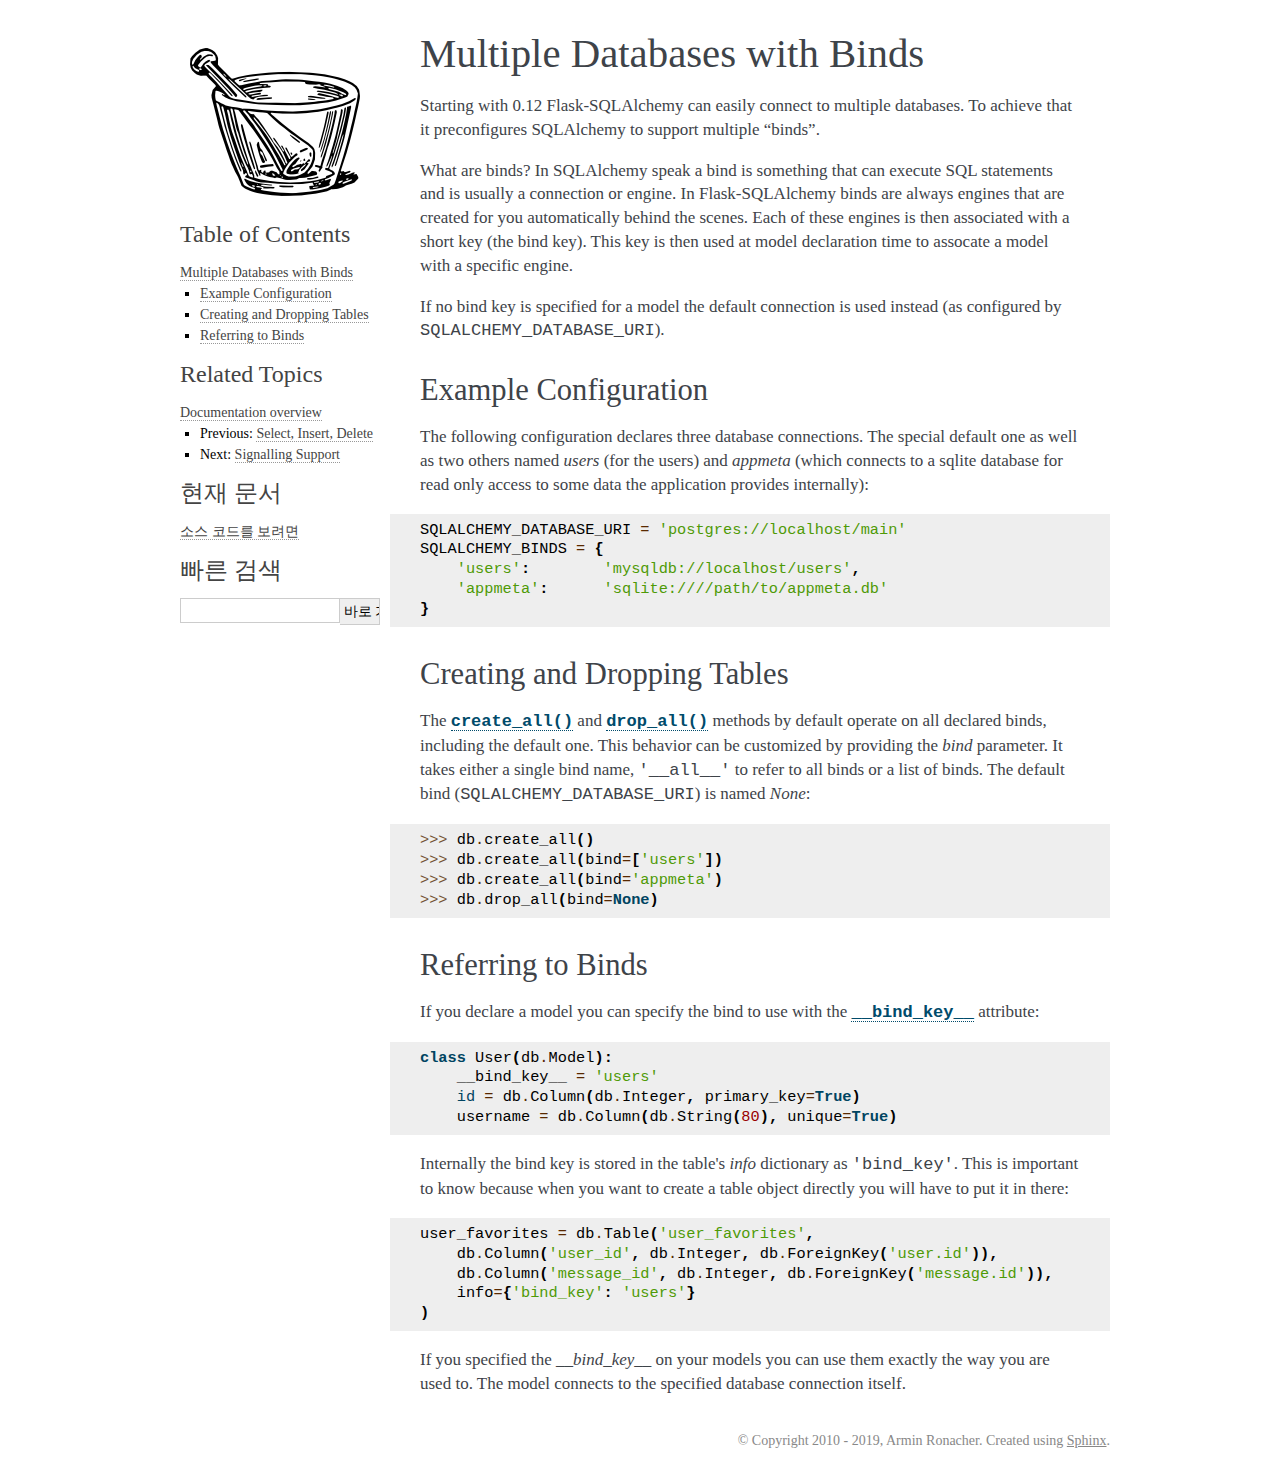
<file: docs/_build/html/binds.html>
<!DOCTYPE html PUBLIC "-//W3C//DTD XHTML 1.0 Transitional//EN"
  "http://www.w3.org/TR/xhtml1/DTD/xhtml1-transitional.dtd">

<html xmlns="http://www.w3.org/1999/xhtml" lang="ko">
  <head>
    <meta http-equiv="X-UA-Compatible" content="IE=Edge" />
    <meta http-equiv="Content-Type" content="text/html; charset=utf-8" />
    <title>Multiple Databases with Binds &#8212; Flask-SQLAlchemy 2.3.2.dev documentation</title>
    <link rel="stylesheet" href="_static/flasky.css" type="text/css" />
    <link rel="stylesheet" href="_static/pygments.css" type="text/css" />
    <script type="text/javascript" id="documentation_options" data-url_root="./" src="_static/documentation_options.js"></script>
    <script type="text/javascript" src="_static/jquery.js"></script>
    <script type="text/javascript" src="_static/underscore.js"></script>
    <script type="text/javascript" src="_static/doctools.js"></script>
    <script type="text/javascript" src="_static/language_data.js"></script>
    <script type="text/javascript" src="_static/translations.js"></script>
    <link rel="index" title="색인" href="genindex.html" />
    <link rel="search" title="검색" href="search.html" />
    <link rel="next" title="Signalling Support" href="signals.html" />
    <link rel="prev" title="Select, Insert, Delete" href="queries.html" />
   
  
  <link media="only screen and (max-device-width: 480px)" href="_static/small_flask.css" type= "text/css" rel="stylesheet" />

  </head><body>
  
  

    <div class="related" role="navigation" aria-label="related navigation">
      <h3>탐색</h3>
      <ul>
        <li class="right" style="margin-right: 10px">
          <a href="genindex.html" title="전체 색인"
             accesskey="I">색인</a></li>
        <li class="right" >
          <a href="py-modindex.html" title="Python 모듈 목록"
             >모듈</a> |</li>
        <li class="right" >
          <a href="signals.html" title="Signalling Support"
             accesskey="N">다음</a> |</li>
        <li class="right" >
          <a href="queries.html" title="Select, Insert, Delete"
             accesskey="P">이전</a> |</li>
        <li class="nav-item nav-item-0"><a href="index.html">Flask-SQLAlchemy 2.3.2.dev documentation</a> &#187;</li> 
      </ul>
    </div>  

    <div class="document">
      <div class="documentwrapper">
        <div class="bodywrapper">
          <div class="body" role="main">
            
  <div class="section" id="multiple-databases-with-binds">
<span id="binds"></span><h1>Multiple Databases with Binds<a class="headerlink" href="#multiple-databases-with-binds" title="제목 주소">¶</a></h1>
<p>Starting with 0.12 Flask-SQLAlchemy can easily connect to multiple
databases.  To achieve that it preconfigures SQLAlchemy to support
multiple “binds”.</p>
<p>What are binds?  In SQLAlchemy speak a bind is something that can execute
SQL statements and is usually a connection or engine.  In Flask-SQLAlchemy
binds are always engines that are created for you automatically behind the
scenes.  Each of these engines is then associated with a short key (the
bind key).  This key is then used at model declaration time to assocate a
model with a specific engine.</p>
<p>If no bind key is specified for a model the default connection is used
instead (as configured by <code class="docutils literal notranslate"><span class="pre">SQLALCHEMY_DATABASE_URI</span></code>).</p>
<div class="section" id="example-configuration">
<h2>Example Configuration<a class="headerlink" href="#example-configuration" title="제목 주소">¶</a></h2>
<p>The following configuration declares three database connections.  The
special default one as well as two others named <cite>users</cite> (for the users)
and <cite>appmeta</cite> (which connects to a sqlite database for read only access to
some data the application provides internally):</p>
<div class="highlight-default notranslate"><div class="highlight"><pre><span></span><span class="n">SQLALCHEMY_DATABASE_URI</span> <span class="o">=</span> <span class="s1">&#39;postgres://localhost/main&#39;</span>
<span class="n">SQLALCHEMY_BINDS</span> <span class="o">=</span> <span class="p">{</span>
    <span class="s1">&#39;users&#39;</span><span class="p">:</span>        <span class="s1">&#39;mysqldb://localhost/users&#39;</span><span class="p">,</span>
    <span class="s1">&#39;appmeta&#39;</span><span class="p">:</span>      <span class="s1">&#39;sqlite:////path/to/appmeta.db&#39;</span>
<span class="p">}</span>
</pre></div>
</div>
</div>
<div class="section" id="creating-and-dropping-tables">
<h2>Creating and Dropping Tables<a class="headerlink" href="#creating-and-dropping-tables" title="제목 주소">¶</a></h2>
<p>The <a class="reference internal" href="api.html#flask_sqlalchemy.SQLAlchemy.create_all" title="flask_sqlalchemy.SQLAlchemy.create_all"><code class="xref py py-meth docutils literal notranslate"><span class="pre">create_all()</span></code></a> and <a class="reference internal" href="api.html#flask_sqlalchemy.SQLAlchemy.drop_all" title="flask_sqlalchemy.SQLAlchemy.drop_all"><code class="xref py py-meth docutils literal notranslate"><span class="pre">drop_all()</span></code></a> methods
by default operate on all declared binds, including the default one.  This
behavior can be customized by providing the <cite>bind</cite> parameter.  It takes
either a single bind name, <code class="docutils literal notranslate"><span class="pre">'__all__'</span></code> to refer to all binds or a list
of binds.  The default bind (<code class="docutils literal notranslate"><span class="pre">SQLALCHEMY_DATABASE_URI</span></code>) is named <cite>None</cite>:</p>
<div class="highlight-default notranslate"><div class="highlight"><pre><span></span><span class="gp">&gt;&gt;&gt; </span><span class="n">db</span><span class="o">.</span><span class="n">create_all</span><span class="p">()</span>
<span class="gp">&gt;&gt;&gt; </span><span class="n">db</span><span class="o">.</span><span class="n">create_all</span><span class="p">(</span><span class="n">bind</span><span class="o">=</span><span class="p">[</span><span class="s1">&#39;users&#39;</span><span class="p">])</span>
<span class="gp">&gt;&gt;&gt; </span><span class="n">db</span><span class="o">.</span><span class="n">create_all</span><span class="p">(</span><span class="n">bind</span><span class="o">=</span><span class="s1">&#39;appmeta&#39;</span><span class="p">)</span>
<span class="gp">&gt;&gt;&gt; </span><span class="n">db</span><span class="o">.</span><span class="n">drop_all</span><span class="p">(</span><span class="n">bind</span><span class="o">=</span><span class="kc">None</span><span class="p">)</span>
</pre></div>
</div>
</div>
<div class="section" id="referring-to-binds">
<h2>Referring to Binds<a class="headerlink" href="#referring-to-binds" title="제목 주소">¶</a></h2>
<p>If you declare a model you can specify the bind to use with the
<a class="reference internal" href="api.html#flask_sqlalchemy.Model.__bind_key__" title="flask_sqlalchemy.Model.__bind_key__"><code class="xref py py-attr docutils literal notranslate"><span class="pre">__bind_key__</span></code></a> attribute:</p>
<div class="highlight-default notranslate"><div class="highlight"><pre><span></span><span class="k">class</span> <span class="nc">User</span><span class="p">(</span><span class="n">db</span><span class="o">.</span><span class="n">Model</span><span class="p">):</span>
    <span class="n">__bind_key__</span> <span class="o">=</span> <span class="s1">&#39;users&#39;</span>
    <span class="nb">id</span> <span class="o">=</span> <span class="n">db</span><span class="o">.</span><span class="n">Column</span><span class="p">(</span><span class="n">db</span><span class="o">.</span><span class="n">Integer</span><span class="p">,</span> <span class="n">primary_key</span><span class="o">=</span><span class="kc">True</span><span class="p">)</span>
    <span class="n">username</span> <span class="o">=</span> <span class="n">db</span><span class="o">.</span><span class="n">Column</span><span class="p">(</span><span class="n">db</span><span class="o">.</span><span class="n">String</span><span class="p">(</span><span class="mi">80</span><span class="p">),</span> <span class="n">unique</span><span class="o">=</span><span class="kc">True</span><span class="p">)</span>
</pre></div>
</div>
<p>Internally the bind key is stored in the table's <cite>info</cite> dictionary as
<code class="docutils literal notranslate"><span class="pre">'bind_key'</span></code>.  This is important to know because when you want to create
a table object directly you will have to put it in there:</p>
<div class="highlight-default notranslate"><div class="highlight"><pre><span></span><span class="n">user_favorites</span> <span class="o">=</span> <span class="n">db</span><span class="o">.</span><span class="n">Table</span><span class="p">(</span><span class="s1">&#39;user_favorites&#39;</span><span class="p">,</span>
    <span class="n">db</span><span class="o">.</span><span class="n">Column</span><span class="p">(</span><span class="s1">&#39;user_id&#39;</span><span class="p">,</span> <span class="n">db</span><span class="o">.</span><span class="n">Integer</span><span class="p">,</span> <span class="n">db</span><span class="o">.</span><span class="n">ForeignKey</span><span class="p">(</span><span class="s1">&#39;user.id&#39;</span><span class="p">)),</span>
    <span class="n">db</span><span class="o">.</span><span class="n">Column</span><span class="p">(</span><span class="s1">&#39;message_id&#39;</span><span class="p">,</span> <span class="n">db</span><span class="o">.</span><span class="n">Integer</span><span class="p">,</span> <span class="n">db</span><span class="o">.</span><span class="n">ForeignKey</span><span class="p">(</span><span class="s1">&#39;message.id&#39;</span><span class="p">)),</span>
    <span class="n">info</span><span class="o">=</span><span class="p">{</span><span class="s1">&#39;bind_key&#39;</span><span class="p">:</span> <span class="s1">&#39;users&#39;</span><span class="p">}</span>
<span class="p">)</span>
</pre></div>
</div>
<p>If you specified the <cite>__bind_key__</cite> on your models you can use them exactly the
way you are used to.  The model connects to the specified database connection
itself.</p>
</div>
</div>


          </div>
        </div>
      </div>
      <div class="sphinxsidebar" role="navigation" aria-label="main navigation">
        <div class="sphinxsidebarwrapper"><p class="logo"><a href="index.html">
  <img class="logo" src="_static/flask-sqlalchemy-logo.png" alt="Logo"
    style="margin-left: -10px"/>
</a></p>
  <h3><a href="index.html">Table of Contents</a></h3>
  <ul>
<li><a class="reference internal" href="#">Multiple Databases with Binds</a><ul>
<li><a class="reference internal" href="#example-configuration">Example Configuration</a></li>
<li><a class="reference internal" href="#creating-and-dropping-tables">Creating and Dropping Tables</a></li>
<li><a class="reference internal" href="#referring-to-binds">Referring to Binds</a></li>
</ul>
</li>
</ul>
<h3>Related Topics</h3>
<ul>
  <li><a href="index.html">Documentation overview</a><ul>
      <li>Previous: <a href="queries.html" title="이전 장">Select, Insert, Delete</a></li>
      <li>Next: <a href="signals.html" title="다음 장">Signalling Support</a></li>
  </ul></li>
</ul>
  <div role="note" aria-label="source link">
    <h3>현재 문서</h3>
    <ul class="this-page-menu">
      <li><a href="_sources/binds.rst.txt"
            rel="nofollow">소스 코드를 보려면</a></li>
    </ul>
   </div>
<div id="searchbox" style="display: none" role="search">
  <h3>빠른 검색</h3>
    <div class="searchformwrapper">
    <form class="search" action="search.html" method="get">
      <input type="text" name="q" />
      <input type="submit" value="바로 가기" />
      <input type="hidden" name="check_keywords" value="yes" />
      <input type="hidden" name="area" value="default" />
    </form>
    </div>
</div>
<script type="text/javascript">$('#searchbox').show(0);</script>
        </div>
      </div>
      <div class="clearer"></div>
    </div>
  <div class="footer">
    &copy; Copyright 2010 - 2019, Armin Ronacher.
    Created using <a href="http://sphinx.pocoo.org/">Sphinx</a>.
  </div>
  
  </body>
</html>
</file>
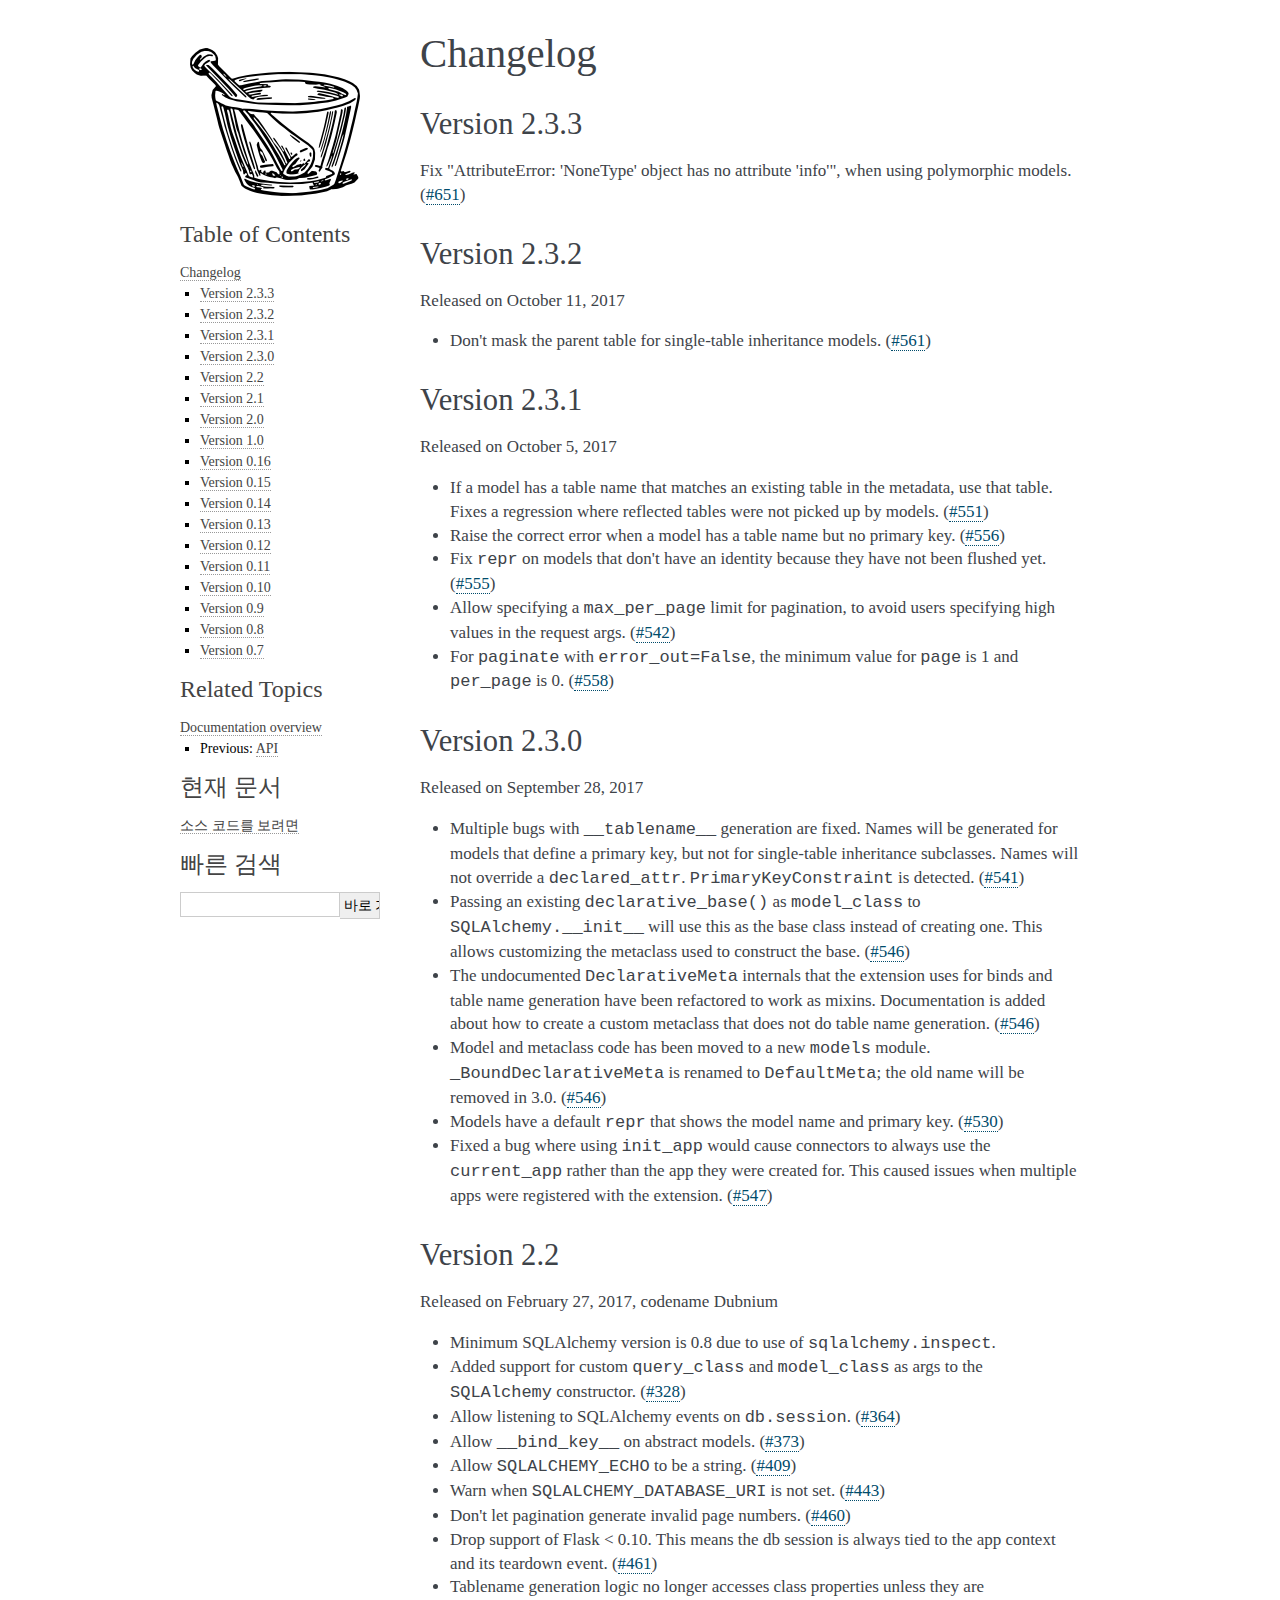
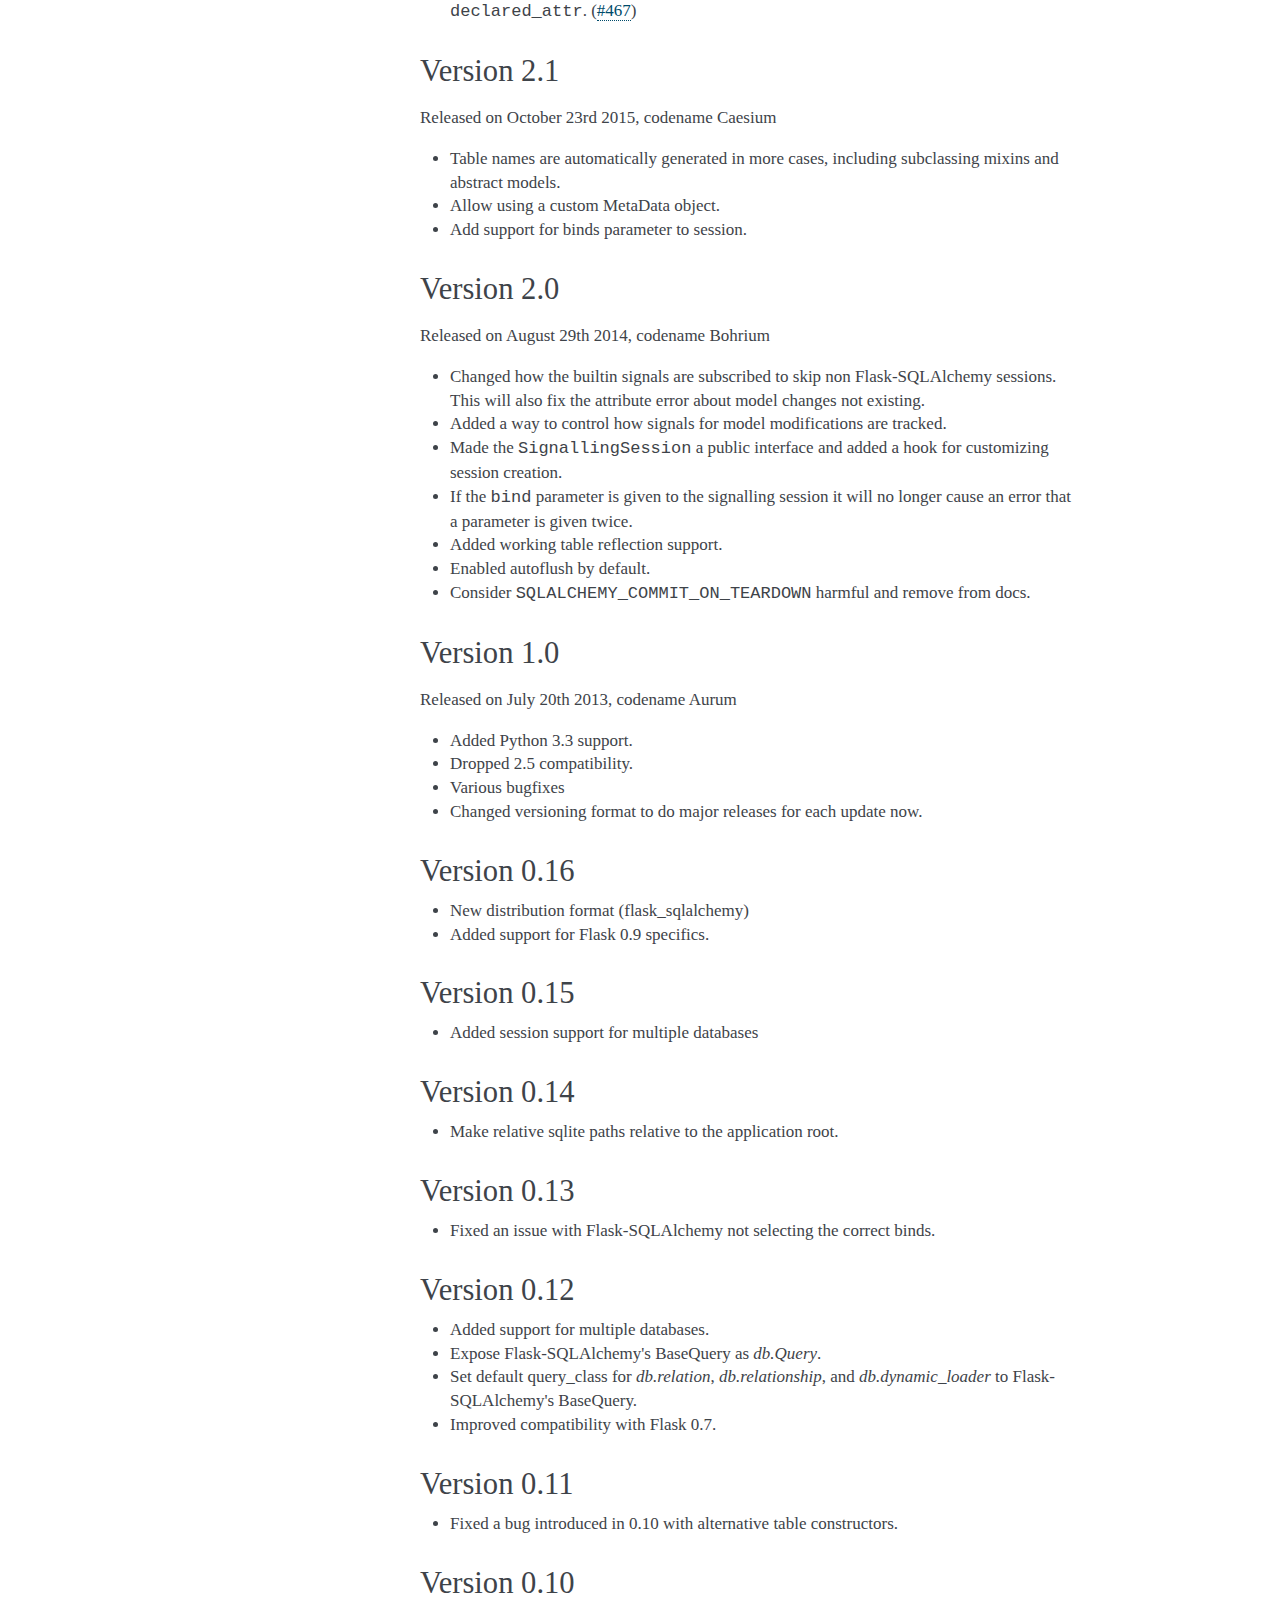
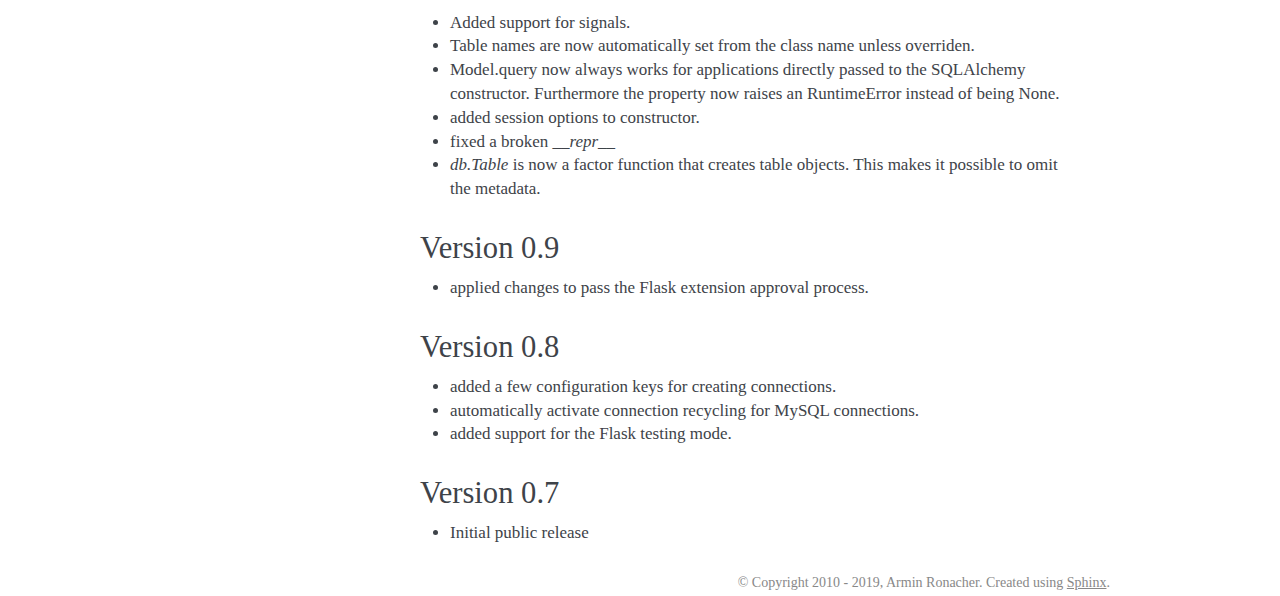
<file: docs/_build/html/changelog.html>
<!DOCTYPE html PUBLIC "-//W3C//DTD XHTML 1.0 Transitional//EN"
  "http://www.w3.org/TR/xhtml1/DTD/xhtml1-transitional.dtd">

<html xmlns="http://www.w3.org/1999/xhtml" lang="ko">
  <head>
    <meta http-equiv="X-UA-Compatible" content="IE=Edge" />
    <meta http-equiv="Content-Type" content="text/html; charset=utf-8" />
    <title>Changelog &#8212; Flask-SQLAlchemy 2.3.2.dev documentation</title>
    <link rel="stylesheet" href="_static/flasky.css" type="text/css" />
    <link rel="stylesheet" href="_static/pygments.css" type="text/css" />
    <script type="text/javascript" id="documentation_options" data-url_root="./" src="_static/documentation_options.js"></script>
    <script type="text/javascript" src="_static/jquery.js"></script>
    <script type="text/javascript" src="_static/underscore.js"></script>
    <script type="text/javascript" src="_static/doctools.js"></script>
    <script type="text/javascript" src="_static/language_data.js"></script>
    <script type="text/javascript" src="_static/translations.js"></script>
    <link rel="index" title="색인" href="genindex.html" />
    <link rel="search" title="검색" href="search.html" />
    <link rel="prev" title="API" href="api.html" />
   
  
  <link media="only screen and (max-device-width: 480px)" href="_static/small_flask.css" type= "text/css" rel="stylesheet" />

  </head><body>
  
  

    <div class="related" role="navigation" aria-label="related navigation">
      <h3>탐색</h3>
      <ul>
        <li class="right" style="margin-right: 10px">
          <a href="genindex.html" title="전체 색인"
             accesskey="I">색인</a></li>
        <li class="right" >
          <a href="py-modindex.html" title="Python 모듈 목록"
             >모듈</a> |</li>
        <li class="right" >
          <a href="api.html" title="API"
             accesskey="P">이전</a> |</li>
        <li class="nav-item nav-item-0"><a href="index.html">Flask-SQLAlchemy 2.3.2.dev documentation</a> &#187;</li> 
      </ul>
    </div>  

    <div class="document">
      <div class="documentwrapper">
        <div class="bodywrapper">
          <div class="body" role="main">
            
  <div class="section" id="changelog">
<h1>Changelog<a class="headerlink" href="#changelog" title="제목 주소">¶</a></h1>
<div class="section" id="version-2-3-3">
<h2>Version 2.3.3<a class="headerlink" href="#version-2-3-3" title="제목 주소">¶</a></h2>
<p>Fix &quot;AttributeError: 'NoneType' object has no attribute 'info'&quot;, when using polymorphic models. (<a class="reference external" href="https://github.com/mitsuhiko/flask-sqlalchemy/pull/651">#651</a>)</p>
</div>
<div class="section" id="version-2-3-2">
<h2>Version 2.3.2<a class="headerlink" href="#version-2-3-2" title="제목 주소">¶</a></h2>
<p>Released on October 11, 2017</p>
<ul class="simple">
<li>Don't mask the parent table for single-table inheritance models. (<a class="reference external" href="https://github.com/mitsuhiko/flask-sqlalchemy/pull/561">#561</a>)</li>
</ul>
</div>
<div class="section" id="version-2-3-1">
<h2>Version 2.3.1<a class="headerlink" href="#version-2-3-1" title="제목 주소">¶</a></h2>
<p>Released on October 5, 2017</p>
<ul class="simple">
<li>If a model has a table name that matches an existing table in the metadata,
use that table. Fixes a regression where reflected tables were not picked up
by models. (<a class="reference external" href="https://github.com/mitsuhiko/flask-sqlalchemy/pull/551">#551</a>)</li>
<li>Raise the correct error when a model has a table name but no primary key.
(<a class="reference external" href="https://github.com/mitsuhiko/flask-sqlalchemy/pull/556">#556</a>)</li>
<li>Fix <code class="docutils literal notranslate"><span class="pre">repr</span></code> on models that don't have an identity because they have not been
flushed yet. (<a class="reference external" href="https://github.com/mitsuhiko/flask-sqlalchemy/pull/555">#555</a>)</li>
<li>Allow specifying a <code class="docutils literal notranslate"><span class="pre">max_per_page</span></code> limit for pagination, to avoid users
specifying high values in the request args. (<a class="reference external" href="https://github.com/mitsuhiko/flask-sqlalchemy/pull/542">#542</a>)</li>
<li>For <code class="docutils literal notranslate"><span class="pre">paginate</span></code> with <code class="docutils literal notranslate"><span class="pre">error_out=False</span></code>, the minimum value for <code class="docutils literal notranslate"><span class="pre">page</span></code> is
1 and <code class="docutils literal notranslate"><span class="pre">per_page</span></code> is 0. (<a class="reference external" href="https://github.com/mitsuhiko/flask-sqlalchemy/pull/558">#558</a>)</li>
</ul>
</div>
<div class="section" id="version-2-3-0">
<h2>Version 2.3.0<a class="headerlink" href="#version-2-3-0" title="제목 주소">¶</a></h2>
<p>Released on September 28, 2017</p>
<ul class="simple">
<li>Multiple bugs with <code class="docutils literal notranslate"><span class="pre">__tablename__</span></code> generation are fixed. Names will be
generated for models that define a primary key, but not for single-table
inheritance subclasses. Names will not override a <code class="docutils literal notranslate"><span class="pre">declared_attr</span></code>.
<code class="docutils literal notranslate"><span class="pre">PrimaryKeyConstraint</span></code> is detected. (<a class="reference external" href="https://github.com/mitsuhiko/flask-sqlalchemy/pull/541">#541</a>)</li>
<li>Passing an existing <code class="docutils literal notranslate"><span class="pre">declarative_base()</span></code> as <code class="docutils literal notranslate"><span class="pre">model_class</span></code> to
<code class="docutils literal notranslate"><span class="pre">SQLAlchemy.__init__</span></code> will use this as the base class instead of creating
one. This allows customizing the metaclass used to construct the base.
(<a class="reference external" href="https://github.com/mitsuhiko/flask-sqlalchemy/pull/546">#546</a>)</li>
<li>The undocumented <code class="docutils literal notranslate"><span class="pre">DeclarativeMeta</span></code> internals that the extension uses for
binds and table name generation have been refactored to work as mixins.
Documentation is added about how to create a custom metaclass that does not
do table name generation. (<a class="reference external" href="https://github.com/mitsuhiko/flask-sqlalchemy/pull/546">#546</a>)</li>
<li>Model and metaclass code has been moved to a new <code class="docutils literal notranslate"><span class="pre">models</span></code> module.
<code class="docutils literal notranslate"><span class="pre">_BoundDeclarativeMeta</span></code> is renamed to <code class="docutils literal notranslate"><span class="pre">DefaultMeta</span></code>; the old name will be
removed in 3.0. (<a class="reference external" href="https://github.com/mitsuhiko/flask-sqlalchemy/pull/546">#546</a>)</li>
<li>Models have a default <code class="docutils literal notranslate"><span class="pre">repr</span></code> that shows the model name and primary key.
(<a class="reference external" href="https://github.com/mitsuhiko/flask-sqlalchemy/pull/530">#530</a>)</li>
<li>Fixed a bug where using <code class="docutils literal notranslate"><span class="pre">init_app</span></code> would cause connectors to always use the
<code class="docutils literal notranslate"><span class="pre">current_app</span></code> rather than the app they were created for. This caused issues
when multiple apps were registered with the extension. (<a class="reference external" href="https://github.com/mitsuhiko/flask-sqlalchemy/pull/547">#547</a>)</li>
</ul>
</div>
<div class="section" id="version-2-2">
<h2>Version 2.2<a class="headerlink" href="#version-2-2" title="제목 주소">¶</a></h2>
<p>Released on February 27, 2017, codename Dubnium</p>
<ul class="simple">
<li>Minimum SQLAlchemy version is 0.8 due to use of <code class="docutils literal notranslate"><span class="pre">sqlalchemy.inspect</span></code>.</li>
<li>Added support for custom <code class="docutils literal notranslate"><span class="pre">query_class</span></code> and <code class="docutils literal notranslate"><span class="pre">model_class</span></code> as args
to the <code class="docutils literal notranslate"><span class="pre">SQLAlchemy</span></code> constructor. (<a class="reference external" href="https://github.com/mitsuhiko/flask-sqlalchemy/pull/328">#328</a>)</li>
<li>Allow listening to SQLAlchemy events on <code class="docutils literal notranslate"><span class="pre">db.session</span></code>. (<a class="reference external" href="https://github.com/mitsuhiko/flask-sqlalchemy/pull/364">#364</a>)</li>
<li>Allow <code class="docutils literal notranslate"><span class="pre">__bind_key__</span></code> on abstract models. (<a class="reference external" href="https://github.com/mitsuhiko/flask-sqlalchemy/pull/373">#373</a>)</li>
<li>Allow <code class="docutils literal notranslate"><span class="pre">SQLALCHEMY_ECHO</span></code> to be a string. (<a class="reference external" href="https://github.com/mitsuhiko/flask-sqlalchemy/pull/409">#409</a>)</li>
<li>Warn when <code class="docutils literal notranslate"><span class="pre">SQLALCHEMY_DATABASE_URI</span></code> is not set. (<a class="reference external" href="https://github.com/mitsuhiko/flask-sqlalchemy/pull/443">#443</a>)</li>
<li>Don't let pagination generate invalid page numbers. (<a class="reference external" href="https://github.com/mitsuhiko/flask-sqlalchemy/pull/460">#460</a>)</li>
<li>Drop support of Flask &lt; 0.10. This means the db session is always tied to
the app context and its teardown event. (<a class="reference external" href="https://github.com/mitsuhiko/flask-sqlalchemy/pull/461">#461</a>)</li>
<li>Tablename generation logic no longer accesses class properties unless they
are <code class="docutils literal notranslate"><span class="pre">declared_attr</span></code>. (<a class="reference external" href="https://github.com/mitsuhiko/flask-sqlalchemy/pull/467">#467</a>)</li>
</ul>
</div>
<div class="section" id="version-2-1">
<h2>Version 2.1<a class="headerlink" href="#version-2-1" title="제목 주소">¶</a></h2>
<p>Released on October 23rd 2015, codename Caesium</p>
<ul class="simple">
<li>Table names are automatically generated in more cases, including
subclassing mixins and abstract models.</li>
<li>Allow using a custom MetaData object.</li>
<li>Add support for binds parameter to session.</li>
</ul>
</div>
<div class="section" id="version-2-0">
<h2>Version 2.0<a class="headerlink" href="#version-2-0" title="제목 주소">¶</a></h2>
<p>Released on August 29th 2014, codename Bohrium</p>
<ul class="simple">
<li>Changed how the builtin signals are subscribed to skip non Flask-SQLAlchemy
sessions.  This will also fix the attribute error about model changes
not existing.</li>
<li>Added a way to control how signals for model modifications are tracked.</li>
<li>Made the <code class="docutils literal notranslate"><span class="pre">SignallingSession</span></code> a public interface and added a hook
for customizing session creation.</li>
<li>If the <code class="docutils literal notranslate"><span class="pre">bind</span></code> parameter is given to the signalling session it will no
longer cause an error that a parameter is given twice.</li>
<li>Added working table reflection support.</li>
<li>Enabled autoflush by default.</li>
<li>Consider <code class="docutils literal notranslate"><span class="pre">SQLALCHEMY_COMMIT_ON_TEARDOWN</span></code> harmful and remove from docs.</li>
</ul>
</div>
<div class="section" id="version-1-0">
<h2>Version 1.0<a class="headerlink" href="#version-1-0" title="제목 주소">¶</a></h2>
<p>Released on July 20th 2013, codename Aurum</p>
<ul class="simple">
<li>Added Python 3.3 support.</li>
<li>Dropped 2.5 compatibility.</li>
<li>Various bugfixes</li>
<li>Changed versioning format to do major releases for each update now.</li>
</ul>
</div>
<div class="section" id="version-0-16">
<h2>Version 0.16<a class="headerlink" href="#version-0-16" title="제목 주소">¶</a></h2>
<ul class="simple">
<li>New distribution format (flask_sqlalchemy)</li>
<li>Added support for Flask 0.9 specifics.</li>
</ul>
</div>
<div class="section" id="version-0-15">
<h2>Version 0.15<a class="headerlink" href="#version-0-15" title="제목 주소">¶</a></h2>
<ul class="simple">
<li>Added session support for multiple databases</li>
</ul>
</div>
<div class="section" id="version-0-14">
<h2>Version 0.14<a class="headerlink" href="#version-0-14" title="제목 주소">¶</a></h2>
<ul class="simple">
<li>Make relative sqlite paths relative to the application root.</li>
</ul>
</div>
<div class="section" id="version-0-13">
<h2>Version 0.13<a class="headerlink" href="#version-0-13" title="제목 주소">¶</a></h2>
<ul class="simple">
<li>Fixed an issue with Flask-SQLAlchemy not selecting the correct binds.</li>
</ul>
</div>
<div class="section" id="version-0-12">
<h2>Version 0.12<a class="headerlink" href="#version-0-12" title="제목 주소">¶</a></h2>
<ul class="simple">
<li>Added support for multiple databases.</li>
<li>Expose Flask-SQLAlchemy's BaseQuery as <cite>db.Query</cite>.</li>
<li>Set default query_class for <cite>db.relation</cite>, <cite>db.relationship</cite>, and
<cite>db.dynamic_loader</cite> to Flask-SQLAlchemy's BaseQuery.</li>
<li>Improved compatibility with Flask 0.7.</li>
</ul>
</div>
<div class="section" id="version-0-11">
<h2>Version 0.11<a class="headerlink" href="#version-0-11" title="제목 주소">¶</a></h2>
<ul class="simple">
<li>Fixed a bug introduced in 0.10 with alternative table constructors.</li>
</ul>
</div>
<div class="section" id="version-0-10">
<h2>Version 0.10<a class="headerlink" href="#version-0-10" title="제목 주소">¶</a></h2>
<ul class="simple">
<li>Added support for signals.</li>
<li>Table names are now automatically set from the class name unless
overriden.</li>
<li>Model.query now always works for applications directly passed to
the SQLAlchemy constructor.  Furthermore the property now raises
an RuntimeError instead of being None.</li>
<li>added session options to constructor.</li>
<li>fixed a broken <cite>__repr__</cite></li>
<li><cite>db.Table</cite> is now a factor function that creates table objects.
This makes it possible to omit the metadata.</li>
</ul>
</div>
<div class="section" id="version-0-9">
<h2>Version 0.9<a class="headerlink" href="#version-0-9" title="제목 주소">¶</a></h2>
<ul class="simple">
<li>applied changes to pass the Flask extension approval process.</li>
</ul>
</div>
<div class="section" id="version-0-8">
<h2>Version 0.8<a class="headerlink" href="#version-0-8" title="제목 주소">¶</a></h2>
<ul class="simple">
<li>added a few configuration keys for creating connections.</li>
<li>automatically activate connection recycling for MySQL connections.</li>
<li>added support for the Flask testing mode.</li>
</ul>
</div>
<div class="section" id="version-0-7">
<h2>Version 0.7<a class="headerlink" href="#version-0-7" title="제목 주소">¶</a></h2>
<ul class="simple">
<li>Initial public release</li>
</ul>
</div>
</div>


          </div>
        </div>
      </div>
      <div class="sphinxsidebar" role="navigation" aria-label="main navigation">
        <div class="sphinxsidebarwrapper"><p class="logo"><a href="index.html">
  <img class="logo" src="_static/flask-sqlalchemy-logo.png" alt="Logo"
    style="margin-left: -10px"/>
</a></p>
  <h3><a href="index.html">Table of Contents</a></h3>
  <ul>
<li><a class="reference internal" href="#">Changelog</a><ul>
<li><a class="reference internal" href="#version-2-3-3">Version 2.3.3</a></li>
<li><a class="reference internal" href="#version-2-3-2">Version 2.3.2</a></li>
<li><a class="reference internal" href="#version-2-3-1">Version 2.3.1</a></li>
<li><a class="reference internal" href="#version-2-3-0">Version 2.3.0</a></li>
<li><a class="reference internal" href="#version-2-2">Version 2.2</a></li>
<li><a class="reference internal" href="#version-2-1">Version 2.1</a></li>
<li><a class="reference internal" href="#version-2-0">Version 2.0</a></li>
<li><a class="reference internal" href="#version-1-0">Version 1.0</a></li>
<li><a class="reference internal" href="#version-0-16">Version 0.16</a></li>
<li><a class="reference internal" href="#version-0-15">Version 0.15</a></li>
<li><a class="reference internal" href="#version-0-14">Version 0.14</a></li>
<li><a class="reference internal" href="#version-0-13">Version 0.13</a></li>
<li><a class="reference internal" href="#version-0-12">Version 0.12</a></li>
<li><a class="reference internal" href="#version-0-11">Version 0.11</a></li>
<li><a class="reference internal" href="#version-0-10">Version 0.10</a></li>
<li><a class="reference internal" href="#version-0-9">Version 0.9</a></li>
<li><a class="reference internal" href="#version-0-8">Version 0.8</a></li>
<li><a class="reference internal" href="#version-0-7">Version 0.7</a></li>
</ul>
</li>
</ul>
<h3>Related Topics</h3>
<ul>
  <li><a href="index.html">Documentation overview</a><ul>
      <li>Previous: <a href="api.html" title="이전 장">API</a></li>
  </ul></li>
</ul>
  <div role="note" aria-label="source link">
    <h3>현재 문서</h3>
    <ul class="this-page-menu">
      <li><a href="_sources/changelog.rst.txt"
            rel="nofollow">소스 코드를 보려면</a></li>
    </ul>
   </div>
<div id="searchbox" style="display: none" role="search">
  <h3>빠른 검색</h3>
    <div class="searchformwrapper">
    <form class="search" action="search.html" method="get">
      <input type="text" name="q" />
      <input type="submit" value="바로 가기" />
      <input type="hidden" name="check_keywords" value="yes" />
      <input type="hidden" name="area" value="default" />
    </form>
    </div>
</div>
<script type="text/javascript">$('#searchbox').show(0);</script>
        </div>
      </div>
      <div class="clearer"></div>
    </div>
  <div class="footer">
    &copy; Copyright 2010 - 2019, Armin Ronacher.
    Created using <a href="http://sphinx.pocoo.org/">Sphinx</a>.
  </div>
  
  </body>
</html>
</file>
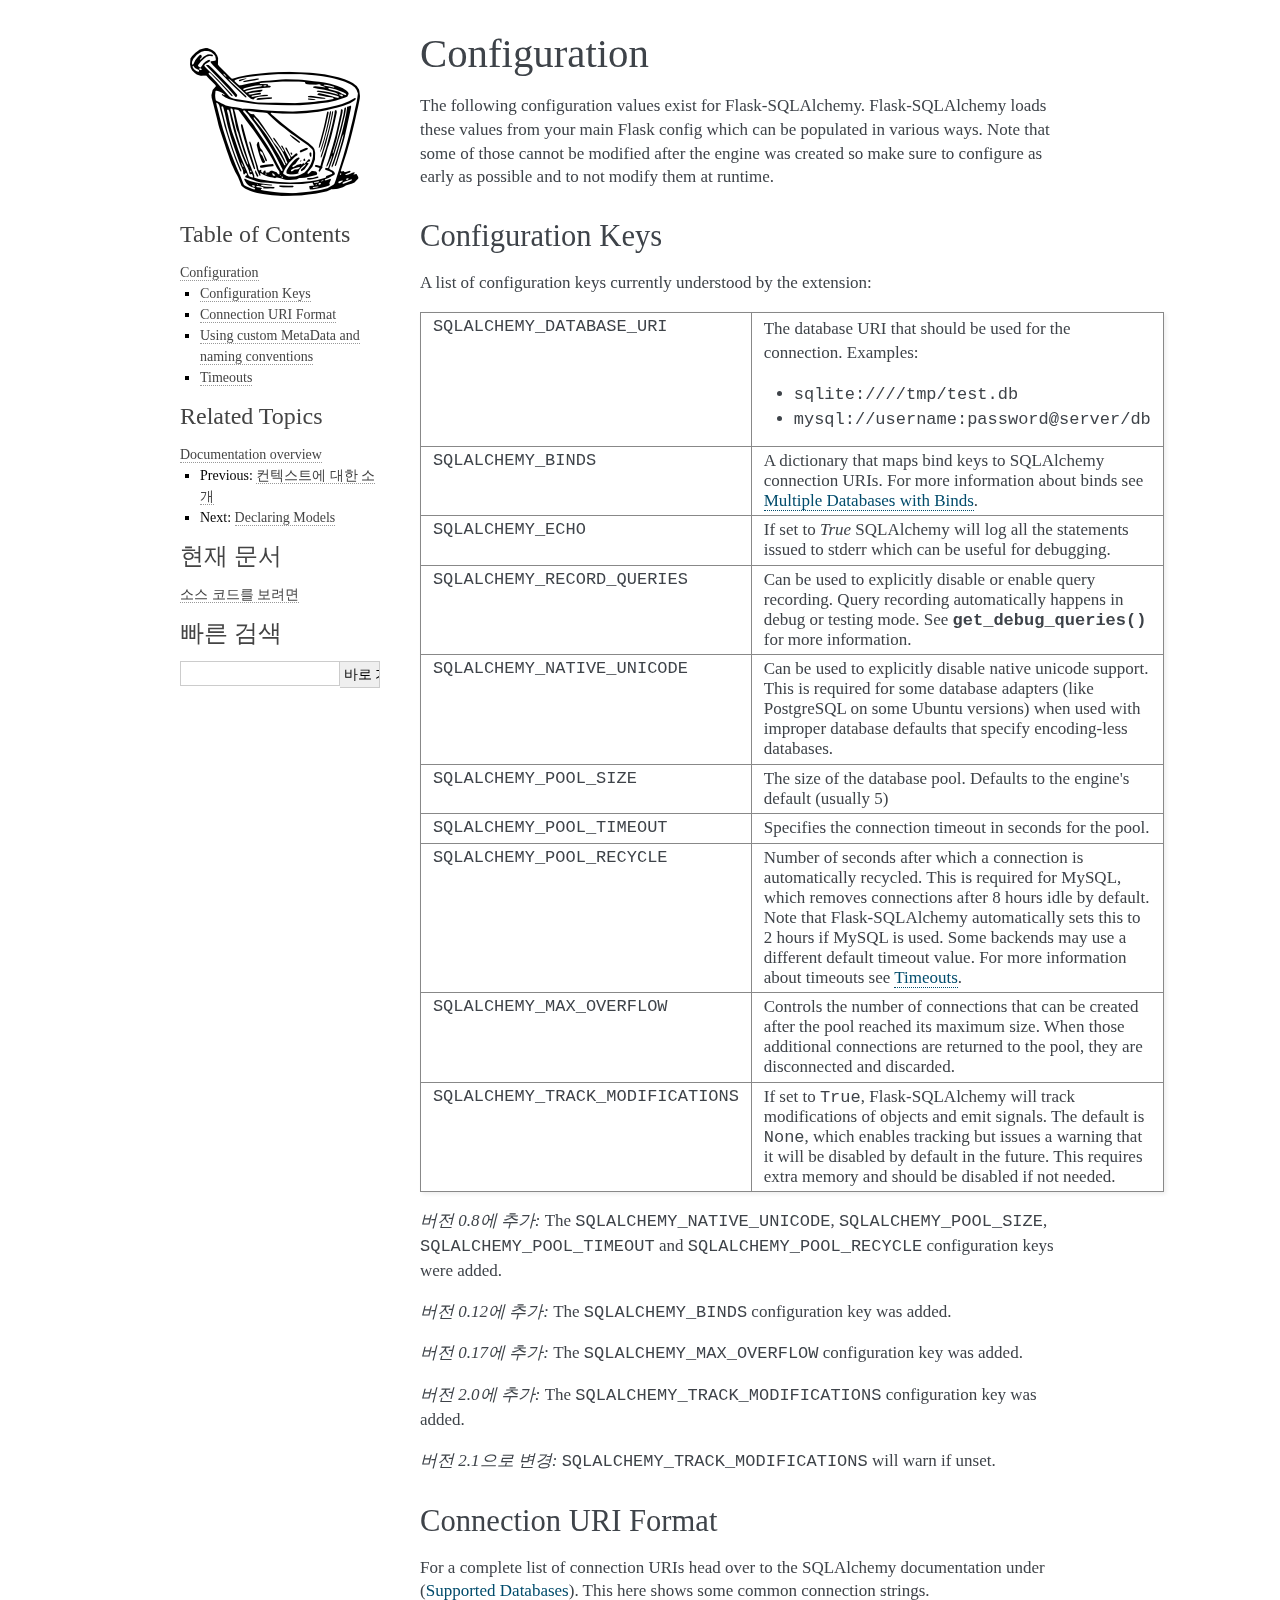
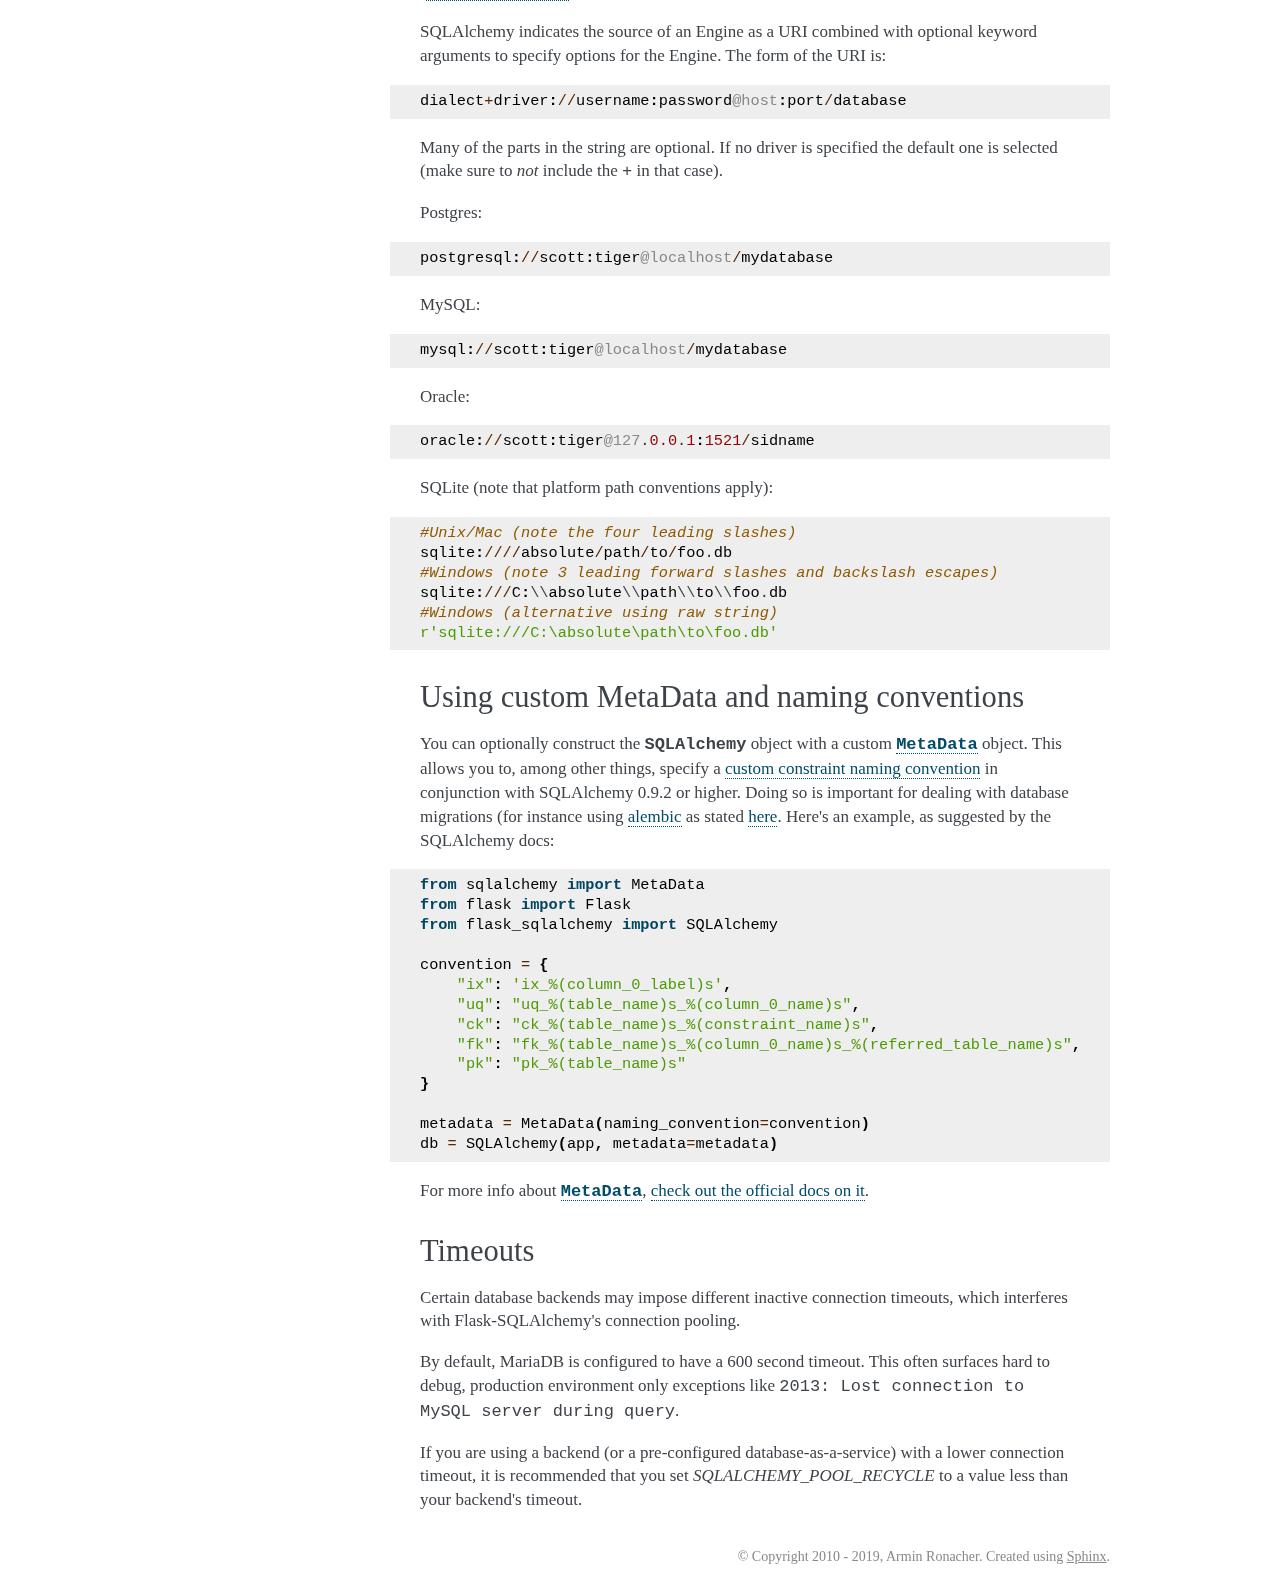
<file: docs/_build/html/config.html>
<!DOCTYPE html PUBLIC "-//W3C//DTD XHTML 1.0 Transitional//EN"
  "http://www.w3.org/TR/xhtml1/DTD/xhtml1-transitional.dtd">

<html xmlns="http://www.w3.org/1999/xhtml" lang="ko">
  <head>
    <meta http-equiv="X-UA-Compatible" content="IE=Edge" />
    <meta http-equiv="Content-Type" content="text/html; charset=utf-8" />
    <title>Configuration &#8212; Flask-SQLAlchemy 2.3.2.dev documentation</title>
    <link rel="stylesheet" href="_static/flasky.css" type="text/css" />
    <link rel="stylesheet" href="_static/pygments.css" type="text/css" />
    <script type="text/javascript" id="documentation_options" data-url_root="./" src="_static/documentation_options.js"></script>
    <script type="text/javascript" src="_static/jquery.js"></script>
    <script type="text/javascript" src="_static/underscore.js"></script>
    <script type="text/javascript" src="_static/doctools.js"></script>
    <script type="text/javascript" src="_static/language_data.js"></script>
    <script type="text/javascript" src="_static/translations.js"></script>
    <link rel="index" title="색인" href="genindex.html" />
    <link rel="search" title="검색" href="search.html" />
    <link rel="next" title="Declaring Models" href="models.html" />
    <link rel="prev" title="컨텍스트에 대한 소개" href="contexts.html" />
   
  
  <link media="only screen and (max-device-width: 480px)" href="_static/small_flask.css" type= "text/css" rel="stylesheet" />

  </head><body>
  
  

    <div class="related" role="navigation" aria-label="related navigation">
      <h3>탐색</h3>
      <ul>
        <li class="right" style="margin-right: 10px">
          <a href="genindex.html" title="전체 색인"
             accesskey="I">색인</a></li>
        <li class="right" >
          <a href="py-modindex.html" title="Python 모듈 목록"
             >모듈</a> |</li>
        <li class="right" >
          <a href="models.html" title="Declaring Models"
             accesskey="N">다음</a> |</li>
        <li class="right" >
          <a href="contexts.html" title="컨텍스트에 대한 소개"
             accesskey="P">이전</a> |</li>
        <li class="nav-item nav-item-0"><a href="index.html">Flask-SQLAlchemy 2.3.2.dev documentation</a> &#187;</li> 
      </ul>
    </div>  

    <div class="document">
      <div class="documentwrapper">
        <div class="bodywrapper">
          <div class="body" role="main">
            
  <div class="section" id="configuration">
<h1>Configuration<a class="headerlink" href="#configuration" title="제목 주소">¶</a></h1>
<p>The following configuration values exist for Flask-SQLAlchemy.
Flask-SQLAlchemy loads these values from your main Flask config which can
be populated in various ways.  Note that some of those cannot be modified
after the engine was created so make sure to configure as early as
possible and to not modify them at runtime.</p>
<div class="section" id="configuration-keys">
<h2>Configuration Keys<a class="headerlink" href="#configuration-keys" title="제목 주소">¶</a></h2>
<p>A list of configuration keys currently understood by the extension:</p>
<table border="1" class="docutils">
<colgroup>
<col width="44%" />
<col width="56%" />
</colgroup>
<tbody valign="top">
<tr class="row-odd"><td><code class="docutils literal notranslate"><span class="pre">SQLALCHEMY_DATABASE_URI</span></code></td>
<td><p class="first">The database URI that should be used for
the connection.  Examples:</p>
<ul class="last simple">
<li><code class="docutils literal notranslate"><span class="pre">sqlite:////tmp/test.db</span></code></li>
<li><code class="docutils literal notranslate"><span class="pre">mysql://username:password&#64;server/db</span></code></li>
</ul>
</td>
</tr>
<tr class="row-even"><td><code class="docutils literal notranslate"><span class="pre">SQLALCHEMY_BINDS</span></code></td>
<td>A dictionary that maps bind keys to
SQLAlchemy connection URIs.  For more
information about binds see <a class="reference internal" href="binds.html#binds"><span class="std std-ref">Multiple Databases with Binds</span></a>.</td>
</tr>
<tr class="row-odd"><td><code class="docutils literal notranslate"><span class="pre">SQLALCHEMY_ECHO</span></code></td>
<td>If set to <cite>True</cite> SQLAlchemy will log all
the statements issued to stderr which can
be useful for debugging.</td>
</tr>
<tr class="row-even"><td><code class="docutils literal notranslate"><span class="pre">SQLALCHEMY_RECORD_QUERIES</span></code></td>
<td>Can be used to explicitly disable or
enable query recording.  Query recording
automatically happens in debug or testing
mode.  See <code class="xref py py-func docutils literal notranslate"><span class="pre">get_debug_queries()</span></code> for
more information.</td>
</tr>
<tr class="row-odd"><td><code class="docutils literal notranslate"><span class="pre">SQLALCHEMY_NATIVE_UNICODE</span></code></td>
<td>Can be used to explicitly disable native
unicode support.  This is required for
some database adapters (like PostgreSQL
on some Ubuntu versions) when used with
improper database defaults that specify
encoding-less databases.</td>
</tr>
<tr class="row-even"><td><code class="docutils literal notranslate"><span class="pre">SQLALCHEMY_POOL_SIZE</span></code></td>
<td>The size of the database pool.  Defaults
to the engine's default (usually 5)</td>
</tr>
<tr class="row-odd"><td><code class="docutils literal notranslate"><span class="pre">SQLALCHEMY_POOL_TIMEOUT</span></code></td>
<td>Specifies the connection timeout in seconds
for the pool.</td>
</tr>
<tr class="row-even"><td><code class="docutils literal notranslate"><span class="pre">SQLALCHEMY_POOL_RECYCLE</span></code></td>
<td>Number of seconds after which a
connection is automatically recycled.
This is required for MySQL, which removes
connections after 8 hours idle by
default.  Note that Flask-SQLAlchemy
automatically sets this to 2 hours if
MySQL is used. Some backends may use a
different default timeout value. For more
information about timeouts see
<a class="reference internal" href="#timeouts"><span class="std std-ref">Timeouts</span></a>.</td>
</tr>
<tr class="row-odd"><td><code class="docutils literal notranslate"><span class="pre">SQLALCHEMY_MAX_OVERFLOW</span></code></td>
<td>Controls the number of connections that
can be created after the pool reached
its maximum size.  When those additional
connections are returned to the pool,
they are disconnected and discarded.</td>
</tr>
<tr class="row-even"><td><code class="docutils literal notranslate"><span class="pre">SQLALCHEMY_TRACK_MODIFICATIONS</span></code></td>
<td>If set to <code class="docutils literal notranslate"><span class="pre">True</span></code>, Flask-SQLAlchemy will
track modifications of objects and emit
signals.  The default is <code class="docutils literal notranslate"><span class="pre">None</span></code>, which
enables tracking but issues a warning
that it will be disabled by default in
the future.  This requires extra memory
and should be disabled if not needed.</td>
</tr>
</tbody>
</table>
<div class="versionadded">
<p><span class="versionmodified">버전 0.8에 추가: </span>The <code class="docutils literal notranslate"><span class="pre">SQLALCHEMY_NATIVE_UNICODE</span></code>, <code class="docutils literal notranslate"><span class="pre">SQLALCHEMY_POOL_SIZE</span></code>,
<code class="docutils literal notranslate"><span class="pre">SQLALCHEMY_POOL_TIMEOUT</span></code> and <code class="docutils literal notranslate"><span class="pre">SQLALCHEMY_POOL_RECYCLE</span></code>
configuration keys were added.</p>
</div>
<div class="versionadded">
<p><span class="versionmodified">버전 0.12에 추가: </span>The <code class="docutils literal notranslate"><span class="pre">SQLALCHEMY_BINDS</span></code> configuration key was added.</p>
</div>
<div class="versionadded">
<p><span class="versionmodified">버전 0.17에 추가: </span>The <code class="docutils literal notranslate"><span class="pre">SQLALCHEMY_MAX_OVERFLOW</span></code> configuration key was added.</p>
</div>
<div class="versionadded">
<p><span class="versionmodified">버전 2.0에 추가: </span>The <code class="docutils literal notranslate"><span class="pre">SQLALCHEMY_TRACK_MODIFICATIONS</span></code> configuration key was added.</p>
</div>
<div class="versionchanged">
<p><span class="versionmodified">버전 2.1으로 변경: </span><code class="docutils literal notranslate"><span class="pre">SQLALCHEMY_TRACK_MODIFICATIONS</span></code> will warn if unset.</p>
</div>
</div>
<div class="section" id="connection-uri-format">
<h2>Connection URI Format<a class="headerlink" href="#connection-uri-format" title="제목 주소">¶</a></h2>
<p>For a complete list of connection URIs head over to the SQLAlchemy
documentation under (<a class="reference external" href="http://www.sqlalchemy.org/docs/core/engines.html">Supported Databases</a>).  This here shows
some common connection strings.</p>
<p>SQLAlchemy indicates the source of an Engine as a URI combined with
optional keyword arguments to specify options for the Engine. The form of
the URI is:</p>
<div class="highlight-default notranslate"><div class="highlight"><pre><span></span><span class="n">dialect</span><span class="o">+</span><span class="n">driver</span><span class="p">:</span><span class="o">//</span><span class="n">username</span><span class="p">:</span><span class="n">password</span><span class="nd">@host</span><span class="p">:</span><span class="n">port</span><span class="o">/</span><span class="n">database</span>
</pre></div>
</div>
<p>Many of the parts in the string are optional.  If no driver is specified
the default one is selected (make sure to <em>not</em> include the <code class="docutils literal notranslate"><span class="pre">+</span></code> in that
case).</p>
<p>Postgres:</p>
<div class="highlight-default notranslate"><div class="highlight"><pre><span></span><span class="n">postgresql</span><span class="p">:</span><span class="o">//</span><span class="n">scott</span><span class="p">:</span><span class="n">tiger</span><span class="nd">@localhost</span><span class="o">/</span><span class="n">mydatabase</span>
</pre></div>
</div>
<p>MySQL:</p>
<div class="highlight-default notranslate"><div class="highlight"><pre><span></span><span class="n">mysql</span><span class="p">:</span><span class="o">//</span><span class="n">scott</span><span class="p">:</span><span class="n">tiger</span><span class="nd">@localhost</span><span class="o">/</span><span class="n">mydatabase</span>
</pre></div>
</div>
<p>Oracle:</p>
<div class="highlight-default notranslate"><div class="highlight"><pre><span></span><span class="n">oracle</span><span class="p">:</span><span class="o">//</span><span class="n">scott</span><span class="p">:</span><span class="n">tiger</span><span class="nd">@127</span><span class="o">.</span><span class="mf">0.0</span><span class="o">.</span><span class="mi">1</span><span class="p">:</span><span class="mi">1521</span><span class="o">/</span><span class="n">sidname</span>
</pre></div>
</div>
<p>SQLite (note that platform path conventions apply):</p>
<div class="highlight-default notranslate"><div class="highlight"><pre><span></span><span class="c1">#Unix/Mac (note the four leading slashes)</span>
<span class="n">sqlite</span><span class="p">:</span><span class="o">////</span><span class="n">absolute</span><span class="o">/</span><span class="n">path</span><span class="o">/</span><span class="n">to</span><span class="o">/</span><span class="n">foo</span><span class="o">.</span><span class="n">db</span>
<span class="c1">#Windows (note 3 leading forward slashes and backslash escapes)</span>
<span class="n">sqlite</span><span class="p">:</span><span class="o">///</span><span class="n">C</span><span class="p">:</span>\\<span class="n">absolute</span>\\<span class="n">path</span>\\<span class="n">to</span>\\<span class="n">foo</span><span class="o">.</span><span class="n">db</span>
<span class="c1">#Windows (alternative using raw string)</span>
<span class="sa">r</span><span class="s1">&#39;sqlite:///C:\absolute\path\to\foo.db&#39;</span>
</pre></div>
</div>
</div>
<div class="section" id="using-custom-metadata-and-naming-conventions">
<h2>Using custom MetaData and naming conventions<a class="headerlink" href="#using-custom-metadata-and-naming-conventions" title="제목 주소">¶</a></h2>
<p>You can optionally construct the <code class="xref py py-class docutils literal notranslate"><span class="pre">SQLAlchemy</span></code> object with a custom
<a class="reference external" href="https://docs.sqlalchemy.org/en/latest/core/metadata.html#sqlalchemy.schema.MetaData" title="(in SQLAlchemy v1.3)"><code class="xref py py-class docutils literal notranslate"><span class="pre">MetaData</span></code></a> object.
This allows you to, among other things,
specify a <a class="reference external" href="http://docs.sqlalchemy.org/en/latest/core/constraints.html#constraint-naming-conventions">custom constraint naming convention</a>
in conjunction with SQLAlchemy 0.9.2 or higher.
Doing so is important for dealing with database migrations (for instance using
<a class="reference external" href="http://alembic.zzzcomputing.com">alembic</a> as stated
<a class="reference external" href="http://alembic.zzzcomputing.com/en/latest/naming.html">here</a>. Here's an
example, as suggested by the SQLAlchemy docs:</p>
<div class="highlight-default notranslate"><div class="highlight"><pre><span></span><span class="kn">from</span> <span class="nn">sqlalchemy</span> <span class="k">import</span> <span class="n">MetaData</span>
<span class="kn">from</span> <span class="nn">flask</span> <span class="k">import</span> <span class="n">Flask</span>
<span class="kn">from</span> <span class="nn">flask_sqlalchemy</span> <span class="k">import</span> <span class="n">SQLAlchemy</span>

<span class="n">convention</span> <span class="o">=</span> <span class="p">{</span>
    <span class="s2">&quot;ix&quot;</span><span class="p">:</span> <span class="s1">&#39;ix_</span><span class="si">%(column_0_label)s</span><span class="s1">&#39;</span><span class="p">,</span>
    <span class="s2">&quot;uq&quot;</span><span class="p">:</span> <span class="s2">&quot;uq_</span><span class="si">%(table_name)s</span><span class="s2">_</span><span class="si">%(column_0_name)s</span><span class="s2">&quot;</span><span class="p">,</span>
    <span class="s2">&quot;ck&quot;</span><span class="p">:</span> <span class="s2">&quot;ck_</span><span class="si">%(table_name)s</span><span class="s2">_</span><span class="si">%(constraint_name)s</span><span class="s2">&quot;</span><span class="p">,</span>
    <span class="s2">&quot;fk&quot;</span><span class="p">:</span> <span class="s2">&quot;fk_</span><span class="si">%(table_name)s</span><span class="s2">_</span><span class="si">%(column_0_name)s</span><span class="s2">_</span><span class="si">%(referred_table_name)s</span><span class="s2">&quot;</span><span class="p">,</span>
    <span class="s2">&quot;pk&quot;</span><span class="p">:</span> <span class="s2">&quot;pk_</span><span class="si">%(table_name)s</span><span class="s2">&quot;</span>
<span class="p">}</span>

<span class="n">metadata</span> <span class="o">=</span> <span class="n">MetaData</span><span class="p">(</span><span class="n">naming_convention</span><span class="o">=</span><span class="n">convention</span><span class="p">)</span>
<span class="n">db</span> <span class="o">=</span> <span class="n">SQLAlchemy</span><span class="p">(</span><span class="n">app</span><span class="p">,</span> <span class="n">metadata</span><span class="o">=</span><span class="n">metadata</span><span class="p">)</span>
</pre></div>
</div>
<p>For more info about <a class="reference external" href="https://docs.sqlalchemy.org/en/latest/core/metadata.html#sqlalchemy.schema.MetaData" title="(in SQLAlchemy v1.3)"><code class="xref py py-class docutils literal notranslate"><span class="pre">MetaData</span></code></a>,
<a class="reference external" href="http://docs.sqlalchemy.org/en/latest/core/metadata.html">check out the official docs on it</a>.</p>
</div>
<div class="section" id="timeouts">
<span id="id1"></span><h2>Timeouts<a class="headerlink" href="#timeouts" title="제목 주소">¶</a></h2>
<p>Certain database backends may impose different inactive connection timeouts,
which interferes with Flask-SQLAlchemy's connection pooling.</p>
<p>By default, MariaDB is configured to have a 600 second timeout. This often
surfaces hard to debug, production environment only exceptions like <code class="docutils literal notranslate"><span class="pre">2013:</span> <span class="pre">Lost</span> <span class="pre">connection</span> <span class="pre">to</span> <span class="pre">MySQL</span> <span class="pre">server</span> <span class="pre">during</span> <span class="pre">query</span></code>.</p>
<p>If you are using a backend (or a pre-configured database-as-a-service) with a
lower connection timeout, it is recommended that you set
<cite>SQLALCHEMY_POOL_RECYCLE</cite> to a value less than your backend's timeout.</p>
</div>
</div>


          </div>
        </div>
      </div>
      <div class="sphinxsidebar" role="navigation" aria-label="main navigation">
        <div class="sphinxsidebarwrapper"><p class="logo"><a href="index.html">
  <img class="logo" src="_static/flask-sqlalchemy-logo.png" alt="Logo"
    style="margin-left: -10px"/>
</a></p>
  <h3><a href="index.html">Table of Contents</a></h3>
  <ul>
<li><a class="reference internal" href="#">Configuration</a><ul>
<li><a class="reference internal" href="#configuration-keys">Configuration Keys</a></li>
<li><a class="reference internal" href="#connection-uri-format">Connection URI Format</a></li>
<li><a class="reference internal" href="#using-custom-metadata-and-naming-conventions">Using custom MetaData and naming conventions</a></li>
<li><a class="reference internal" href="#timeouts">Timeouts</a></li>
</ul>
</li>
</ul>
<h3>Related Topics</h3>
<ul>
  <li><a href="index.html">Documentation overview</a><ul>
      <li>Previous: <a href="contexts.html" title="이전 장">컨텍스트에 대한 소개</a></li>
      <li>Next: <a href="models.html" title="다음 장">Declaring Models</a></li>
  </ul></li>
</ul>
  <div role="note" aria-label="source link">
    <h3>현재 문서</h3>
    <ul class="this-page-menu">
      <li><a href="_sources/config.rst.txt"
            rel="nofollow">소스 코드를 보려면</a></li>
    </ul>
   </div>
<div id="searchbox" style="display: none" role="search">
  <h3>빠른 검색</h3>
    <div class="searchformwrapper">
    <form class="search" action="search.html" method="get">
      <input type="text" name="q" />
      <input type="submit" value="바로 가기" />
      <input type="hidden" name="check_keywords" value="yes" />
      <input type="hidden" name="area" value="default" />
    </form>
    </div>
</div>
<script type="text/javascript">$('#searchbox').show(0);</script>
        </div>
      </div>
      <div class="clearer"></div>
    </div>
  <div class="footer">
    &copy; Copyright 2010 - 2019, Armin Ronacher.
    Created using <a href="http://sphinx.pocoo.org/">Sphinx</a>.
  </div>
  
  </body>
</html>
</file>
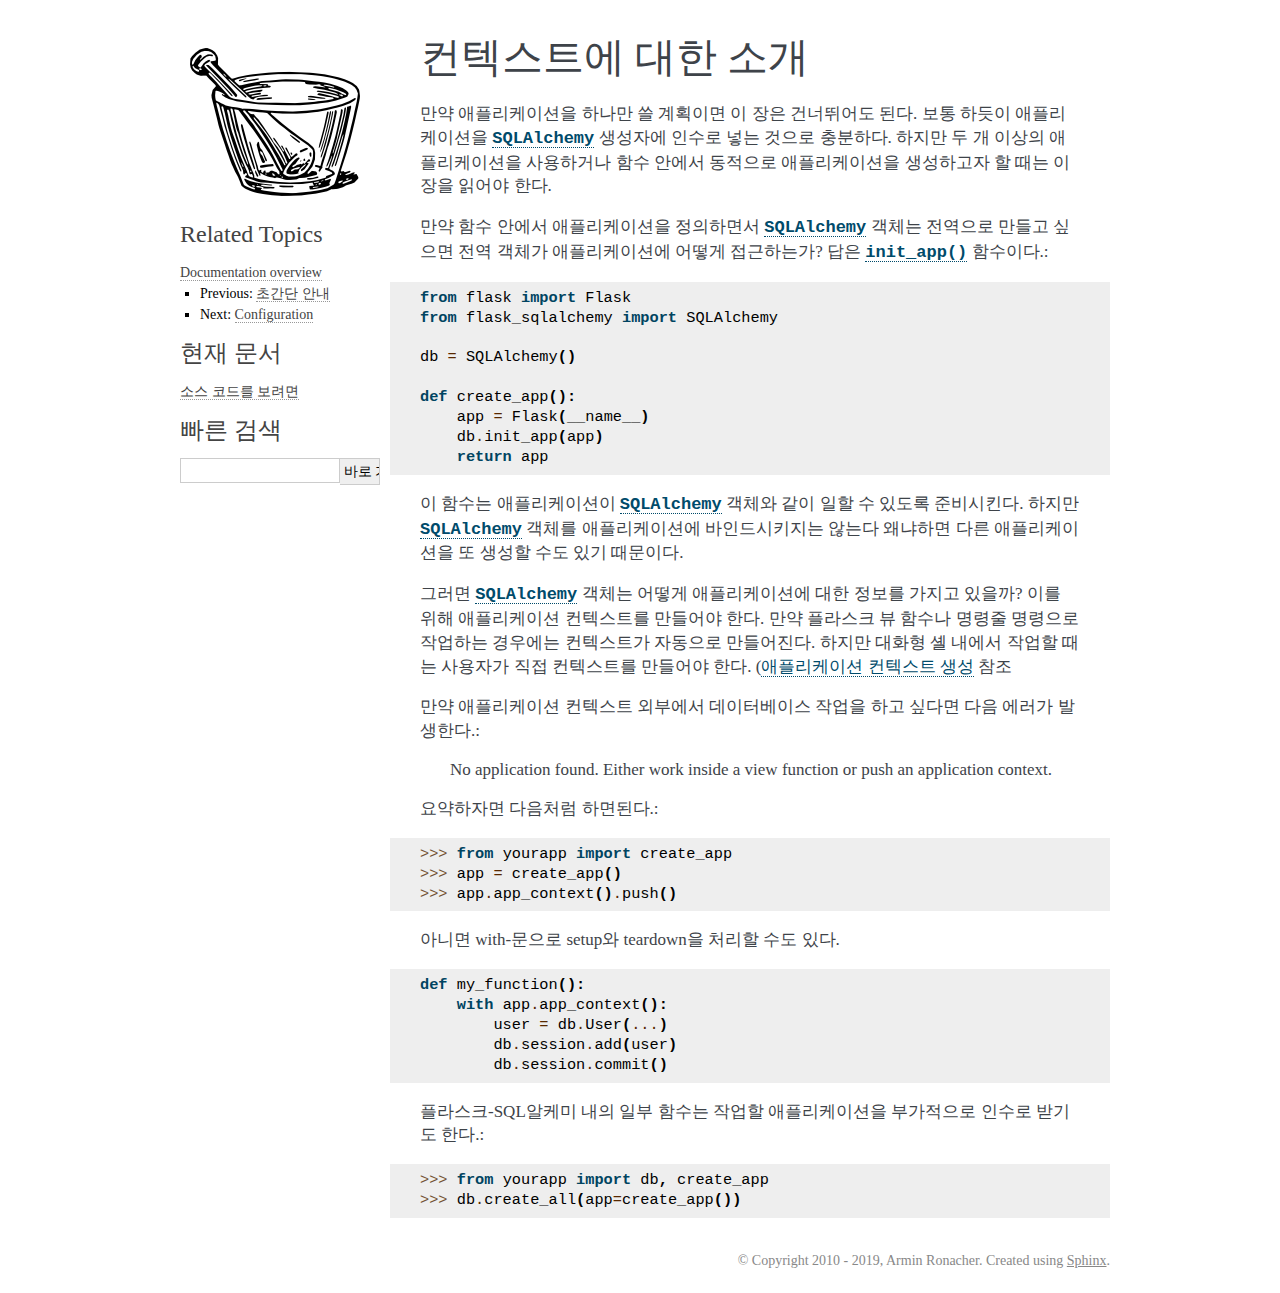
<file: docs/_build/html/contexts.html>
<!DOCTYPE html PUBLIC "-//W3C//DTD XHTML 1.0 Transitional//EN"
  "http://www.w3.org/TR/xhtml1/DTD/xhtml1-transitional.dtd">

<html xmlns="http://www.w3.org/1999/xhtml" lang="ko">
  <head>
    <meta http-equiv="X-UA-Compatible" content="IE=Edge" />
    <meta http-equiv="Content-Type" content="text/html; charset=utf-8" />
    <title>컨텍스트에 대한 소개 &#8212; Flask-SQLAlchemy 2.3.2.dev documentation</title>
    <link rel="stylesheet" href="_static/flasky.css" type="text/css" />
    <link rel="stylesheet" href="_static/pygments.css" type="text/css" />
    <script type="text/javascript" id="documentation_options" data-url_root="./" src="_static/documentation_options.js"></script>
    <script type="text/javascript" src="_static/jquery.js"></script>
    <script type="text/javascript" src="_static/underscore.js"></script>
    <script type="text/javascript" src="_static/doctools.js"></script>
    <script type="text/javascript" src="_static/language_data.js"></script>
    <script type="text/javascript" src="_static/translations.js"></script>
    <link rel="index" title="색인" href="genindex.html" />
    <link rel="search" title="검색" href="search.html" />
    <link rel="next" title="Configuration" href="config.html" />
    <link rel="prev" title="초간단 안내" href="quickstart.html" />
   
  
  <link media="only screen and (max-device-width: 480px)" href="_static/small_flask.css" type= "text/css" rel="stylesheet" />

  </head><body>
  
  

    <div class="related" role="navigation" aria-label="related navigation">
      <h3>탐색</h3>
      <ul>
        <li class="right" style="margin-right: 10px">
          <a href="genindex.html" title="전체 색인"
             accesskey="I">색인</a></li>
        <li class="right" >
          <a href="py-modindex.html" title="Python 모듈 목록"
             >모듈</a> |</li>
        <li class="right" >
          <a href="config.html" title="Configuration"
             accesskey="N">다음</a> |</li>
        <li class="right" >
          <a href="quickstart.html" title="초간단 안내"
             accesskey="P">이전</a> |</li>
        <li class="nav-item nav-item-0"><a href="index.html">Flask-SQLAlchemy 2.3.2.dev documentation</a> &#187;</li> 
      </ul>
    </div>  

    <div class="document">
      <div class="documentwrapper">
        <div class="bodywrapper">
          <div class="body" role="main">
            
  <div class="section" id="introduction-into-contexts">
<span id="contexts"></span><h1>컨텍스트에 대한 소개<a class="headerlink" href="#introduction-into-contexts" title="제목 주소">¶</a></h1>
<p>만약 애플리케이션을 하나만 쓸 계획이면 이 장은 건너뛰어도 된다. 보통 하듯이 애플리케이션을 <a class="reference internal" href="api.html#flask_sqlalchemy.SQLAlchemy" title="flask_sqlalchemy.SQLAlchemy"><code class="xref py py-class docutils literal notranslate"><span class="pre">SQLAlchemy</span></code></a> 생성자에 인수로 넣는 것으로 충분하다. 하지만 두 개 이상의 애플리케이션을 사용하거나 함수 안에서 동적으로 애플리케이션을 생성하고자 할 때는 이 장을 읽어야 한다.</p>
<p>만약 함수 안에서 애플리케이션을 정의하면서 <a class="reference internal" href="api.html#flask_sqlalchemy.SQLAlchemy" title="flask_sqlalchemy.SQLAlchemy"><code class="xref py py-class docutils literal notranslate"><span class="pre">SQLAlchemy</span></code></a> 객체는 전역으로 만들고 싶으면 전역 객체가 애플리케이션에 어떻게 접근하는가? 답은 <a class="reference internal" href="api.html#flask_sqlalchemy.SQLAlchemy.init_app" title="flask_sqlalchemy.SQLAlchemy.init_app"><code class="xref py py-meth docutils literal notranslate"><span class="pre">init_app()</span></code></a> 함수이다.:</p>
<div class="highlight-default notranslate"><div class="highlight"><pre><span></span><span class="kn">from</span> <span class="nn">flask</span> <span class="k">import</span> <span class="n">Flask</span>
<span class="kn">from</span> <span class="nn">flask_sqlalchemy</span> <span class="k">import</span> <span class="n">SQLAlchemy</span>

<span class="n">db</span> <span class="o">=</span> <span class="n">SQLAlchemy</span><span class="p">()</span>

<span class="k">def</span> <span class="nf">create_app</span><span class="p">():</span>
    <span class="n">app</span> <span class="o">=</span> <span class="n">Flask</span><span class="p">(</span><span class="vm">__name__</span><span class="p">)</span>
    <span class="n">db</span><span class="o">.</span><span class="n">init_app</span><span class="p">(</span><span class="n">app</span><span class="p">)</span>
    <span class="k">return</span> <span class="n">app</span>
</pre></div>
</div>
<p>이 함수는 애플리케이션이 <a class="reference internal" href="api.html#flask_sqlalchemy.SQLAlchemy" title="flask_sqlalchemy.SQLAlchemy"><code class="xref py py-class docutils literal notranslate"><span class="pre">SQLAlchemy</span></code></a> 객체와 같이 일할 수 있도록 준비시킨다. 하지만 <a class="reference internal" href="api.html#flask_sqlalchemy.SQLAlchemy" title="flask_sqlalchemy.SQLAlchemy"><code class="xref py py-class docutils literal notranslate"><span class="pre">SQLAlchemy</span></code></a> 객체를 애플리케이션에 바인드시키지는 않는다 왜냐하면 다른 애플리케이션을 또 생성할 수도 있기 때문이다.</p>
<p>그러면 <a class="reference internal" href="api.html#flask_sqlalchemy.SQLAlchemy" title="flask_sqlalchemy.SQLAlchemy"><code class="xref py py-class docutils literal notranslate"><span class="pre">SQLAlchemy</span></code></a> 객체는 어떻게 애플리케이션에 대한 정보를 가지고 있을까? 이를 위해 애플리케이션 컨텍스트를 만들어야 한다. 만약 플라스크 뷰 함수나 명령줄 명령으로 작업하는 경우에는 컨텍스트가 자동으로 만들어진다. 하지만 대화형 셸 내에서 작업할 때는 사용자가 직접 컨텍스트를 만들어야 한다. (<a class="reference external" href="https://veranostech.github.io/docs-korean-flask/docs/_build/html/appcontext.html">애플리케이션 컨텍스트 생성</a> 참조</p>
<p>만약 애플리케이션 컨텍스트 외부에서 데이터베이스 작업을 하고 싶다면 다음 에러가 발생한다.:</p>
<blockquote>
<div>No application found. Either work inside a view function or push an
application context.</div></blockquote>
<p>요약하자면 다음처럼 하면된다.:</p>
<div class="highlight-default notranslate"><div class="highlight"><pre><span></span><span class="gp">&gt;&gt;&gt; </span><span class="kn">from</span> <span class="nn">yourapp</span> <span class="k">import</span> <span class="n">create_app</span>
<span class="gp">&gt;&gt;&gt; </span><span class="n">app</span> <span class="o">=</span> <span class="n">create_app</span><span class="p">()</span>
<span class="gp">&gt;&gt;&gt; </span><span class="n">app</span><span class="o">.</span><span class="n">app_context</span><span class="p">()</span><span class="o">.</span><span class="n">push</span><span class="p">()</span>
</pre></div>
</div>
<p>아니면 with-문으로 setup와 teardown을 처리할 수도 있다.</p>
<div class="highlight-default notranslate"><div class="highlight"><pre><span></span><span class="k">def</span> <span class="nf">my_function</span><span class="p">():</span>
    <span class="k">with</span> <span class="n">app</span><span class="o">.</span><span class="n">app_context</span><span class="p">():</span>
        <span class="n">user</span> <span class="o">=</span> <span class="n">db</span><span class="o">.</span><span class="n">User</span><span class="p">(</span><span class="o">...</span><span class="p">)</span>
        <span class="n">db</span><span class="o">.</span><span class="n">session</span><span class="o">.</span><span class="n">add</span><span class="p">(</span><span class="n">user</span><span class="p">)</span>
        <span class="n">db</span><span class="o">.</span><span class="n">session</span><span class="o">.</span><span class="n">commit</span><span class="p">()</span>
</pre></div>
</div>
<p>플라스크-SQL알케미 내의 일부 함수는 작업할 애플리케이션을 부가적으로 인수로 받기도 한다.:</p>
<div class="highlight-default notranslate"><div class="highlight"><pre><span></span><span class="gp">&gt;&gt;&gt; </span><span class="kn">from</span> <span class="nn">yourapp</span> <span class="k">import</span> <span class="n">db</span><span class="p">,</span> <span class="n">create_app</span>
<span class="gp">&gt;&gt;&gt; </span><span class="n">db</span><span class="o">.</span><span class="n">create_all</span><span class="p">(</span><span class="n">app</span><span class="o">=</span><span class="n">create_app</span><span class="p">())</span>
</pre></div>
</div>
</div>


          </div>
        </div>
      </div>
      <div class="sphinxsidebar" role="navigation" aria-label="main navigation">
        <div class="sphinxsidebarwrapper"><p class="logo"><a href="index.html">
  <img class="logo" src="_static/flask-sqlalchemy-logo.png" alt="Logo"
    style="margin-left: -10px"/>
</a></p><h3>Related Topics</h3>
<ul>
  <li><a href="index.html">Documentation overview</a><ul>
      <li>Previous: <a href="quickstart.html" title="이전 장">초간단 안내</a></li>
      <li>Next: <a href="config.html" title="다음 장">Configuration</a></li>
  </ul></li>
</ul>
  <div role="note" aria-label="source link">
    <h3>현재 문서</h3>
    <ul class="this-page-menu">
      <li><a href="_sources/contexts.rst.txt"
            rel="nofollow">소스 코드를 보려면</a></li>
    </ul>
   </div>
<div id="searchbox" style="display: none" role="search">
  <h3>빠른 검색</h3>
    <div class="searchformwrapper">
    <form class="search" action="search.html" method="get">
      <input type="text" name="q" />
      <input type="submit" value="바로 가기" />
      <input type="hidden" name="check_keywords" value="yes" />
      <input type="hidden" name="area" value="default" />
    </form>
    </div>
</div>
<script type="text/javascript">$('#searchbox').show(0);</script>
        </div>
      </div>
      <div class="clearer"></div>
    </div>
  <div class="footer">
    &copy; Copyright 2010 - 2019, Armin Ronacher.
    Created using <a href="http://sphinx.pocoo.org/">Sphinx</a>.
  </div>
  
  </body>
</html>
</file>
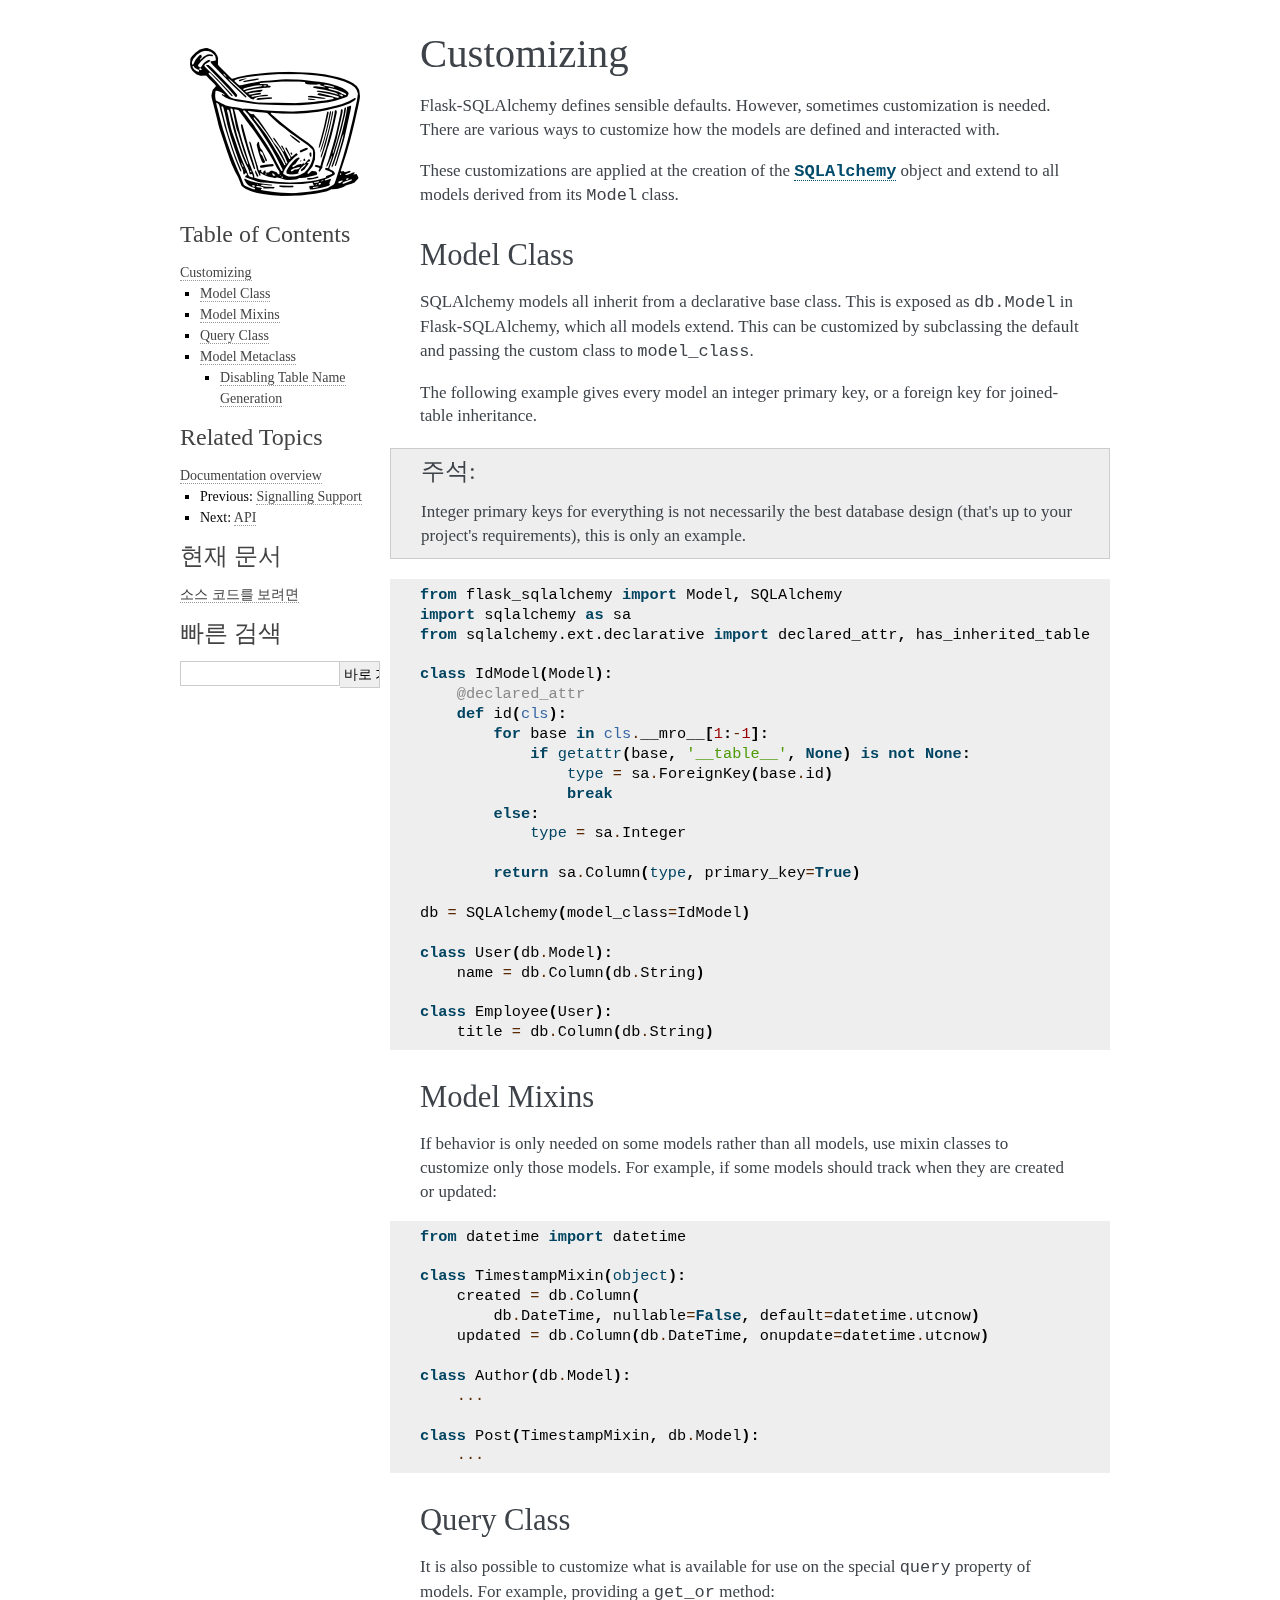
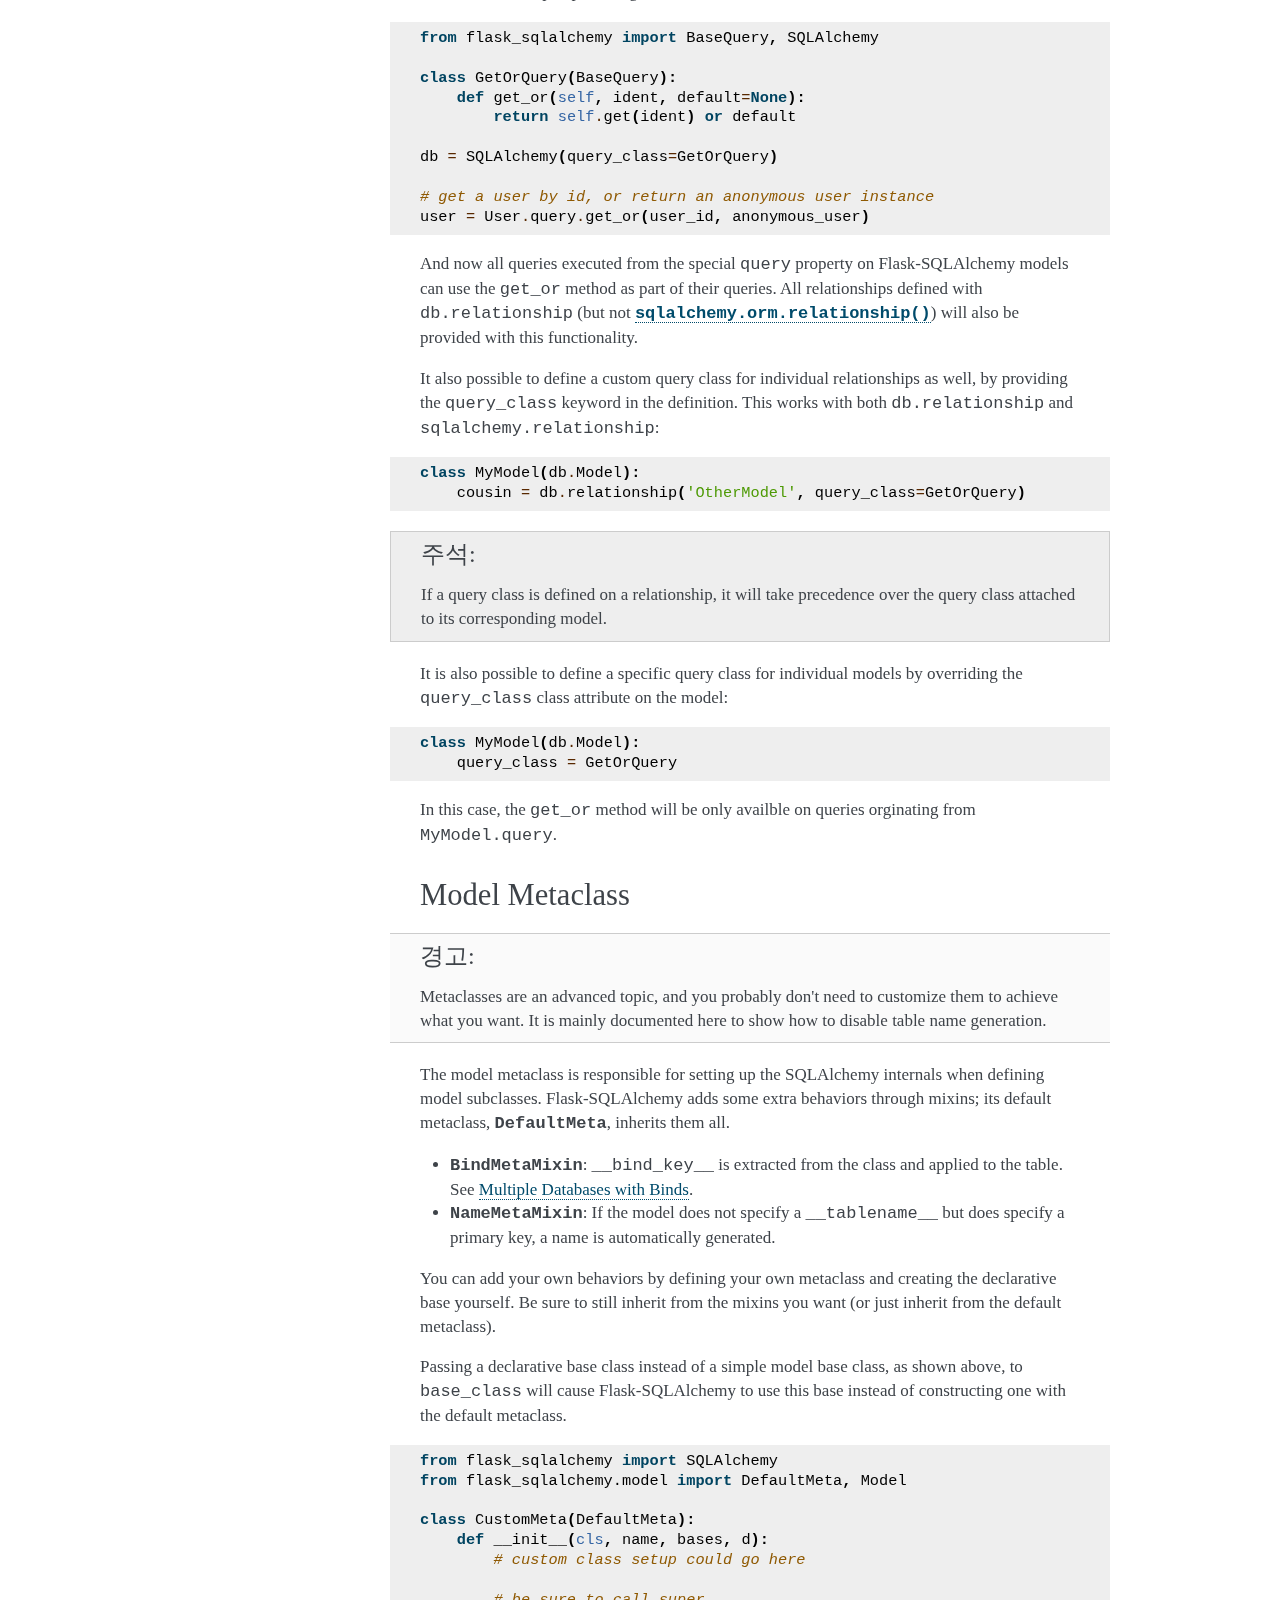
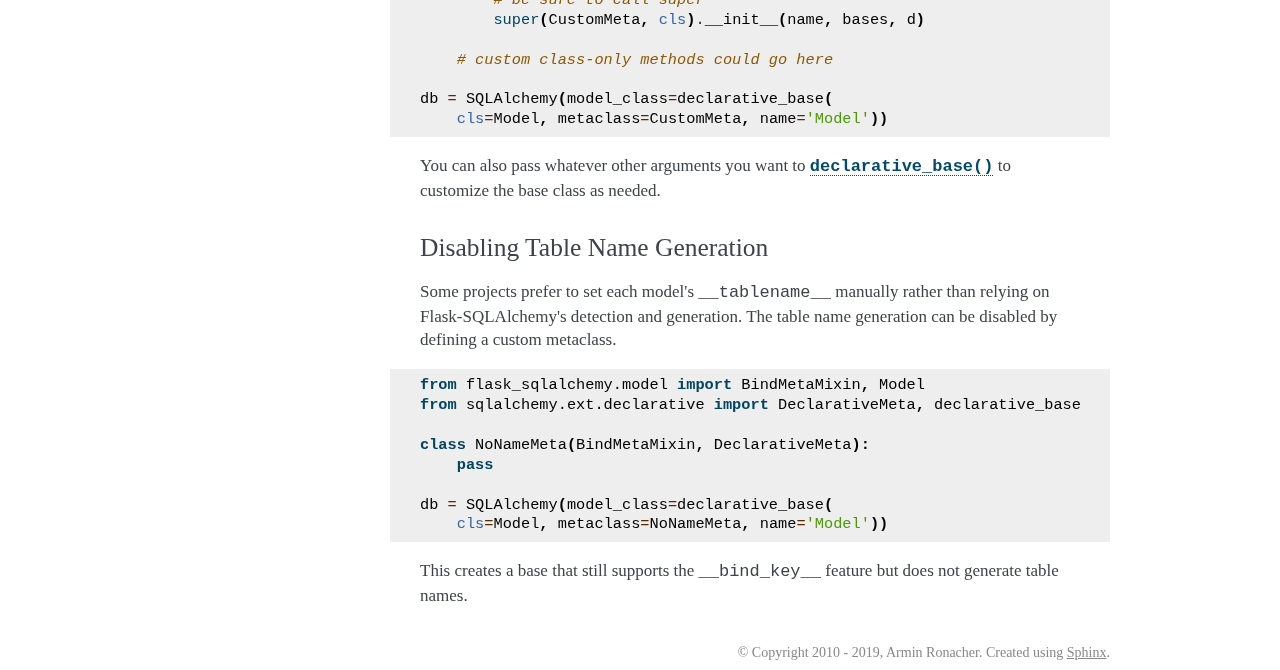
<file: docs/_build/html/customizing.html>
<!DOCTYPE html PUBLIC "-//W3C//DTD XHTML 1.0 Transitional//EN"
  "http://www.w3.org/TR/xhtml1/DTD/xhtml1-transitional.dtd">

<html xmlns="http://www.w3.org/1999/xhtml" lang="ko">
  <head>
    <meta http-equiv="X-UA-Compatible" content="IE=Edge" />
    <meta http-equiv="Content-Type" content="text/html; charset=utf-8" />
    <title>Customizing &#8212; Flask-SQLAlchemy 2.3.2.dev documentation</title>
    <link rel="stylesheet" href="_static/flasky.css" type="text/css" />
    <link rel="stylesheet" href="_static/pygments.css" type="text/css" />
    <script type="text/javascript" id="documentation_options" data-url_root="./" src="_static/documentation_options.js"></script>
    <script type="text/javascript" src="_static/jquery.js"></script>
    <script type="text/javascript" src="_static/underscore.js"></script>
    <script type="text/javascript" src="_static/doctools.js"></script>
    <script type="text/javascript" src="_static/language_data.js"></script>
    <script type="text/javascript" src="_static/translations.js"></script>
    <link rel="index" title="색인" href="genindex.html" />
    <link rel="search" title="검색" href="search.html" />
    <link rel="next" title="API" href="api.html" />
    <link rel="prev" title="Signalling Support" href="signals.html" />
   
  
  <link media="only screen and (max-device-width: 480px)" href="_static/small_flask.css" type= "text/css" rel="stylesheet" />

  </head><body>
  
  

    <div class="related" role="navigation" aria-label="related navigation">
      <h3>탐색</h3>
      <ul>
        <li class="right" style="margin-right: 10px">
          <a href="genindex.html" title="전체 색인"
             accesskey="I">색인</a></li>
        <li class="right" >
          <a href="py-modindex.html" title="Python 모듈 목록"
             >모듈</a> |</li>
        <li class="right" >
          <a href="api.html" title="API"
             accesskey="N">다음</a> |</li>
        <li class="right" >
          <a href="signals.html" title="Signalling Support"
             accesskey="P">이전</a> |</li>
        <li class="nav-item nav-item-0"><a href="index.html">Flask-SQLAlchemy 2.3.2.dev documentation</a> &#187;</li> 
      </ul>
    </div>  

    <div class="document">
      <div class="documentwrapper">
        <div class="bodywrapper">
          <div class="body" role="main">
            
  <div class="section" id="customizing">
<span id="id1"></span><h1>Customizing<a class="headerlink" href="#customizing" title="제목 주소">¶</a></h1>
<p>Flask-SQLAlchemy defines sensible defaults. However, sometimes customization is
needed. There are various ways to customize how the models are defined and
interacted with.</p>
<p>These customizations are applied at the creation of the <a class="reference internal" href="api.html#flask_sqlalchemy.SQLAlchemy" title="flask_sqlalchemy.SQLAlchemy"><code class="xref py py-class docutils literal notranslate"><span class="pre">SQLAlchemy</span></code></a>
object and extend to all models derived from its <code class="docutils literal notranslate"><span class="pre">Model</span></code> class.</p>
<div class="section" id="model-class">
<h2>Model Class<a class="headerlink" href="#model-class" title="제목 주소">¶</a></h2>
<p>SQLAlchemy models all inherit from a declarative base class. This is exposed
as <code class="docutils literal notranslate"><span class="pre">db.Model</span></code> in Flask-SQLAlchemy, which all models extend. This can be
customized by subclassing the default and passing the custom class to
<code class="docutils literal notranslate"><span class="pre">model_class</span></code>.</p>
<p>The following example gives every model an integer primary key, or a foreign
key for joined-table inheritance.</p>
<div class="admonition note">
<p class="first admonition-title">주석</p>
<p class="last">Integer primary keys for everything is not necessarily the best database
design (that's up to your project's requirements), this is only an example.</p>
</div>
<div class="highlight-default notranslate"><div class="highlight"><pre><span></span><span class="kn">from</span> <span class="nn">flask_sqlalchemy</span> <span class="k">import</span> <span class="n">Model</span><span class="p">,</span> <span class="n">SQLAlchemy</span>
<span class="kn">import</span> <span class="nn">sqlalchemy</span> <span class="k">as</span> <span class="nn">sa</span>
<span class="kn">from</span> <span class="nn">sqlalchemy.ext.declarative</span> <span class="k">import</span> <span class="n">declared_attr</span><span class="p">,</span> <span class="n">has_inherited_table</span>

<span class="k">class</span> <span class="nc">IdModel</span><span class="p">(</span><span class="n">Model</span><span class="p">):</span>
    <span class="nd">@declared_attr</span>
    <span class="k">def</span> <span class="nf">id</span><span class="p">(</span><span class="bp">cls</span><span class="p">):</span>
        <span class="k">for</span> <span class="n">base</span> <span class="ow">in</span> <span class="bp">cls</span><span class="o">.</span><span class="vm">__mro__</span><span class="p">[</span><span class="mi">1</span><span class="p">:</span><span class="o">-</span><span class="mi">1</span><span class="p">]:</span>
            <span class="k">if</span> <span class="nb">getattr</span><span class="p">(</span><span class="n">base</span><span class="p">,</span> <span class="s1">&#39;__table__&#39;</span><span class="p">,</span> <span class="kc">None</span><span class="p">)</span> <span class="ow">is</span> <span class="ow">not</span> <span class="kc">None</span><span class="p">:</span>
                <span class="nb">type</span> <span class="o">=</span> <span class="n">sa</span><span class="o">.</span><span class="n">ForeignKey</span><span class="p">(</span><span class="n">base</span><span class="o">.</span><span class="n">id</span><span class="p">)</span>
                <span class="k">break</span>
        <span class="k">else</span><span class="p">:</span>
            <span class="nb">type</span> <span class="o">=</span> <span class="n">sa</span><span class="o">.</span><span class="n">Integer</span>

        <span class="k">return</span> <span class="n">sa</span><span class="o">.</span><span class="n">Column</span><span class="p">(</span><span class="nb">type</span><span class="p">,</span> <span class="n">primary_key</span><span class="o">=</span><span class="kc">True</span><span class="p">)</span>

<span class="n">db</span> <span class="o">=</span> <span class="n">SQLAlchemy</span><span class="p">(</span><span class="n">model_class</span><span class="o">=</span><span class="n">IdModel</span><span class="p">)</span>

<span class="k">class</span> <span class="nc">User</span><span class="p">(</span><span class="n">db</span><span class="o">.</span><span class="n">Model</span><span class="p">):</span>
    <span class="n">name</span> <span class="o">=</span> <span class="n">db</span><span class="o">.</span><span class="n">Column</span><span class="p">(</span><span class="n">db</span><span class="o">.</span><span class="n">String</span><span class="p">)</span>

<span class="k">class</span> <span class="nc">Employee</span><span class="p">(</span><span class="n">User</span><span class="p">):</span>
    <span class="n">title</span> <span class="o">=</span> <span class="n">db</span><span class="o">.</span><span class="n">Column</span><span class="p">(</span><span class="n">db</span><span class="o">.</span><span class="n">String</span><span class="p">)</span>
</pre></div>
</div>
</div>
<div class="section" id="model-mixins">
<h2>Model Mixins<a class="headerlink" href="#model-mixins" title="제목 주소">¶</a></h2>
<p>If behavior is only needed on some models rather than all models, use mixin
classes to customize only those models. For example, if some models should
track when they are created or updated:</p>
<div class="highlight-default notranslate"><div class="highlight"><pre><span></span><span class="kn">from</span> <span class="nn">datetime</span> <span class="k">import</span> <span class="n">datetime</span>

<span class="k">class</span> <span class="nc">TimestampMixin</span><span class="p">(</span><span class="nb">object</span><span class="p">):</span>
    <span class="n">created</span> <span class="o">=</span> <span class="n">db</span><span class="o">.</span><span class="n">Column</span><span class="p">(</span>
        <span class="n">db</span><span class="o">.</span><span class="n">DateTime</span><span class="p">,</span> <span class="n">nullable</span><span class="o">=</span><span class="kc">False</span><span class="p">,</span> <span class="n">default</span><span class="o">=</span><span class="n">datetime</span><span class="o">.</span><span class="n">utcnow</span><span class="p">)</span>
    <span class="n">updated</span> <span class="o">=</span> <span class="n">db</span><span class="o">.</span><span class="n">Column</span><span class="p">(</span><span class="n">db</span><span class="o">.</span><span class="n">DateTime</span><span class="p">,</span> <span class="n">onupdate</span><span class="o">=</span><span class="n">datetime</span><span class="o">.</span><span class="n">utcnow</span><span class="p">)</span>

<span class="k">class</span> <span class="nc">Author</span><span class="p">(</span><span class="n">db</span><span class="o">.</span><span class="n">Model</span><span class="p">):</span>
    <span class="o">...</span>

<span class="k">class</span> <span class="nc">Post</span><span class="p">(</span><span class="n">TimestampMixin</span><span class="p">,</span> <span class="n">db</span><span class="o">.</span><span class="n">Model</span><span class="p">):</span>
    <span class="o">...</span>
</pre></div>
</div>
</div>
<div class="section" id="query-class">
<h2>Query Class<a class="headerlink" href="#query-class" title="제목 주소">¶</a></h2>
<p>It is also possible to customize what is available for use on the
special <code class="docutils literal notranslate"><span class="pre">query</span></code> property of models. For example, providing a
<code class="docutils literal notranslate"><span class="pre">get_or</span></code> method:</p>
<div class="highlight-default notranslate"><div class="highlight"><pre><span></span><span class="kn">from</span> <span class="nn">flask_sqlalchemy</span> <span class="k">import</span> <span class="n">BaseQuery</span><span class="p">,</span> <span class="n">SQLAlchemy</span>

<span class="k">class</span> <span class="nc">GetOrQuery</span><span class="p">(</span><span class="n">BaseQuery</span><span class="p">):</span>
    <span class="k">def</span> <span class="nf">get_or</span><span class="p">(</span><span class="bp">self</span><span class="p">,</span> <span class="n">ident</span><span class="p">,</span> <span class="n">default</span><span class="o">=</span><span class="kc">None</span><span class="p">):</span>
        <span class="k">return</span> <span class="bp">self</span><span class="o">.</span><span class="n">get</span><span class="p">(</span><span class="n">ident</span><span class="p">)</span> <span class="ow">or</span> <span class="n">default</span>

<span class="n">db</span> <span class="o">=</span> <span class="n">SQLAlchemy</span><span class="p">(</span><span class="n">query_class</span><span class="o">=</span><span class="n">GetOrQuery</span><span class="p">)</span>

<span class="c1"># get a user by id, or return an anonymous user instance</span>
<span class="n">user</span> <span class="o">=</span> <span class="n">User</span><span class="o">.</span><span class="n">query</span><span class="o">.</span><span class="n">get_or</span><span class="p">(</span><span class="n">user_id</span><span class="p">,</span> <span class="n">anonymous_user</span><span class="p">)</span>
</pre></div>
</div>
<p>And now all queries executed from the special <code class="docutils literal notranslate"><span class="pre">query</span></code> property
on Flask-SQLAlchemy models can use the <code class="docutils literal notranslate"><span class="pre">get_or</span></code> method as part
of their queries. All relationships defined with
<code class="docutils literal notranslate"><span class="pre">db.relationship</span></code> (but not <a class="reference external" href="https://docs.sqlalchemy.org/en/latest/orm/relationship_api.html#sqlalchemy.orm.relationship" title="(in SQLAlchemy v1.3)"><code class="xref py py-func docutils literal notranslate"><span class="pre">sqlalchemy.orm.relationship()</span></code></a>)
will also be provided with this functionality.</p>
<p>It also possible to define a custom query class for individual
relationships as well, by providing the <code class="docutils literal notranslate"><span class="pre">query_class</span></code> keyword
in the definition. This works with both <code class="docutils literal notranslate"><span class="pre">db.relationship</span></code>
and <code class="docutils literal notranslate"><span class="pre">sqlalchemy.relationship</span></code>:</p>
<div class="highlight-default notranslate"><div class="highlight"><pre><span></span><span class="k">class</span> <span class="nc">MyModel</span><span class="p">(</span><span class="n">db</span><span class="o">.</span><span class="n">Model</span><span class="p">):</span>
    <span class="n">cousin</span> <span class="o">=</span> <span class="n">db</span><span class="o">.</span><span class="n">relationship</span><span class="p">(</span><span class="s1">&#39;OtherModel&#39;</span><span class="p">,</span> <span class="n">query_class</span><span class="o">=</span><span class="n">GetOrQuery</span><span class="p">)</span>
</pre></div>
</div>
<div class="admonition note">
<p class="first admonition-title">주석</p>
<p class="last">If a query class is defined on a relationship, it will take precedence over
the query class attached to its corresponding model.</p>
</div>
<p>It is also possible to define a specific query class for individual models
by overriding the <code class="docutils literal notranslate"><span class="pre">query_class</span></code> class attribute on the model:</p>
<div class="highlight-default notranslate"><div class="highlight"><pre><span></span><span class="k">class</span> <span class="nc">MyModel</span><span class="p">(</span><span class="n">db</span><span class="o">.</span><span class="n">Model</span><span class="p">):</span>
    <span class="n">query_class</span> <span class="o">=</span> <span class="n">GetOrQuery</span>
</pre></div>
</div>
<p>In this case, the <code class="docutils literal notranslate"><span class="pre">get_or</span></code> method will be only availble on queries
orginating from <code class="docutils literal notranslate"><span class="pre">MyModel.query</span></code>.</p>
</div>
<div class="section" id="model-metaclass">
<h2>Model Metaclass<a class="headerlink" href="#model-metaclass" title="제목 주소">¶</a></h2>
<div class="admonition warning">
<p class="first admonition-title">경고</p>
<p class="last">Metaclasses are an advanced topic, and you probably don't need to customize
them to achieve what you want. It is mainly documented here to show how to
disable table name generation.</p>
</div>
<p>The model metaclass is responsible for setting up the SQLAlchemy internals when
defining model subclasses. Flask-SQLAlchemy adds some extra behaviors through
mixins; its default metaclass, <code class="xref py py-class docutils literal notranslate"><span class="pre">DefaultMeta</span></code>, inherits them all.</p>
<ul class="simple">
<li><code class="xref py py-class docutils literal notranslate"><span class="pre">BindMetaMixin</span></code>: <code class="docutils literal notranslate"><span class="pre">__bind_key__</span></code> is extracted from the class
and applied to the table. See <a class="reference internal" href="binds.html#binds"><span class="std std-ref">Multiple Databases with Binds</span></a>.</li>
<li><code class="xref py py-class docutils literal notranslate"><span class="pre">NameMetaMixin</span></code>: If the model does not specify a
<code class="docutils literal notranslate"><span class="pre">__tablename__</span></code> but does specify a primary key, a name is automatically
generated.</li>
</ul>
<p>You can add your own behaviors by defining your own metaclass and creating the
declarative base yourself. Be sure to still inherit from the mixins you want
(or just inherit from the default metaclass).</p>
<p>Passing a declarative base class instead of a simple model base class, as shown
above, to <code class="docutils literal notranslate"><span class="pre">base_class</span></code> will cause Flask-SQLAlchemy to use this base instead
of constructing one with the default metaclass.</p>
<div class="highlight-default notranslate"><div class="highlight"><pre><span></span><span class="kn">from</span> <span class="nn">flask_sqlalchemy</span> <span class="k">import</span> <span class="n">SQLAlchemy</span>
<span class="kn">from</span> <span class="nn">flask_sqlalchemy.model</span> <span class="k">import</span> <span class="n">DefaultMeta</span><span class="p">,</span> <span class="n">Model</span>

<span class="k">class</span> <span class="nc">CustomMeta</span><span class="p">(</span><span class="n">DefaultMeta</span><span class="p">):</span>
    <span class="k">def</span> <span class="nf">__init__</span><span class="p">(</span><span class="bp">cls</span><span class="p">,</span> <span class="n">name</span><span class="p">,</span> <span class="n">bases</span><span class="p">,</span> <span class="n">d</span><span class="p">):</span>
        <span class="c1"># custom class setup could go here</span>

        <span class="c1"># be sure to call super</span>
        <span class="nb">super</span><span class="p">(</span><span class="n">CustomMeta</span><span class="p">,</span> <span class="bp">cls</span><span class="p">)</span><span class="o">.</span><span class="fm">__init__</span><span class="p">(</span><span class="n">name</span><span class="p">,</span> <span class="n">bases</span><span class="p">,</span> <span class="n">d</span><span class="p">)</span>

    <span class="c1"># custom class-only methods could go here</span>

<span class="n">db</span> <span class="o">=</span> <span class="n">SQLAlchemy</span><span class="p">(</span><span class="n">model_class</span><span class="o">=</span><span class="n">declarative_base</span><span class="p">(</span>
    <span class="bp">cls</span><span class="o">=</span><span class="n">Model</span><span class="p">,</span> <span class="n">metaclass</span><span class="o">=</span><span class="n">CustomMeta</span><span class="p">,</span> <span class="n">name</span><span class="o">=</span><span class="s1">&#39;Model&#39;</span><span class="p">))</span>
</pre></div>
</div>
<p>You can also pass whatever other arguments you want to
<a class="reference external" href="https://docs.sqlalchemy.org/en/latest/orm/extensions/declarative/api.html#sqlalchemy.ext.declarative.declarative_base" title="(in SQLAlchemy v1.3)"><code class="xref py py-func docutils literal notranslate"><span class="pre">declarative_base()</span></code></a> to customize the base
class as needed.</p>
<div class="section" id="disabling-table-name-generation">
<h3>Disabling Table Name Generation<a class="headerlink" href="#disabling-table-name-generation" title="제목 주소">¶</a></h3>
<p>Some projects prefer to set each model's <code class="docutils literal notranslate"><span class="pre">__tablename__</span></code> manually rather than
relying on Flask-SQLAlchemy's detection and generation. The table name
generation can be disabled by defining a custom metaclass.</p>
<div class="highlight-default notranslate"><div class="highlight"><pre><span></span><span class="kn">from</span> <span class="nn">flask_sqlalchemy.model</span> <span class="k">import</span> <span class="n">BindMetaMixin</span><span class="p">,</span> <span class="n">Model</span>
<span class="kn">from</span> <span class="nn">sqlalchemy.ext.declarative</span> <span class="k">import</span> <span class="n">DeclarativeMeta</span><span class="p">,</span> <span class="n">declarative_base</span>

<span class="k">class</span> <span class="nc">NoNameMeta</span><span class="p">(</span><span class="n">BindMetaMixin</span><span class="p">,</span> <span class="n">DeclarativeMeta</span><span class="p">):</span>
    <span class="k">pass</span>

<span class="n">db</span> <span class="o">=</span> <span class="n">SQLAlchemy</span><span class="p">(</span><span class="n">model_class</span><span class="o">=</span><span class="n">declarative_base</span><span class="p">(</span>
    <span class="bp">cls</span><span class="o">=</span><span class="n">Model</span><span class="p">,</span> <span class="n">metaclass</span><span class="o">=</span><span class="n">NoNameMeta</span><span class="p">,</span> <span class="n">name</span><span class="o">=</span><span class="s1">&#39;Model&#39;</span><span class="p">))</span>
</pre></div>
</div>
<p>This creates a base that still supports the <code class="docutils literal notranslate"><span class="pre">__bind_key__</span></code> feature but does
not generate table names.</p>
</div>
</div>
</div>


          </div>
        </div>
      </div>
      <div class="sphinxsidebar" role="navigation" aria-label="main navigation">
        <div class="sphinxsidebarwrapper"><p class="logo"><a href="index.html">
  <img class="logo" src="_static/flask-sqlalchemy-logo.png" alt="Logo"
    style="margin-left: -10px"/>
</a></p>
  <h3><a href="index.html">Table of Contents</a></h3>
  <ul>
<li><a class="reference internal" href="#">Customizing</a><ul>
<li><a class="reference internal" href="#model-class">Model Class</a></li>
<li><a class="reference internal" href="#model-mixins">Model Mixins</a></li>
<li><a class="reference internal" href="#query-class">Query Class</a></li>
<li><a class="reference internal" href="#model-metaclass">Model Metaclass</a><ul>
<li><a class="reference internal" href="#disabling-table-name-generation">Disabling Table Name Generation</a></li>
</ul>
</li>
</ul>
</li>
</ul>
<h3>Related Topics</h3>
<ul>
  <li><a href="index.html">Documentation overview</a><ul>
      <li>Previous: <a href="signals.html" title="이전 장">Signalling Support</a></li>
      <li>Next: <a href="api.html" title="다음 장">API</a></li>
  </ul></li>
</ul>
  <div role="note" aria-label="source link">
    <h3>현재 문서</h3>
    <ul class="this-page-menu">
      <li><a href="_sources/customizing.rst.txt"
            rel="nofollow">소스 코드를 보려면</a></li>
    </ul>
   </div>
<div id="searchbox" style="display: none" role="search">
  <h3>빠른 검색</h3>
    <div class="searchformwrapper">
    <form class="search" action="search.html" method="get">
      <input type="text" name="q" />
      <input type="submit" value="바로 가기" />
      <input type="hidden" name="check_keywords" value="yes" />
      <input type="hidden" name="area" value="default" />
    </form>
    </div>
</div>
<script type="text/javascript">$('#searchbox').show(0);</script>
        </div>
      </div>
      <div class="clearer"></div>
    </div>
  <div class="footer">
    &copy; Copyright 2010 - 2019, Armin Ronacher.
    Created using <a href="http://sphinx.pocoo.org/">Sphinx</a>.
  </div>
  
  </body>
</html>
</file>
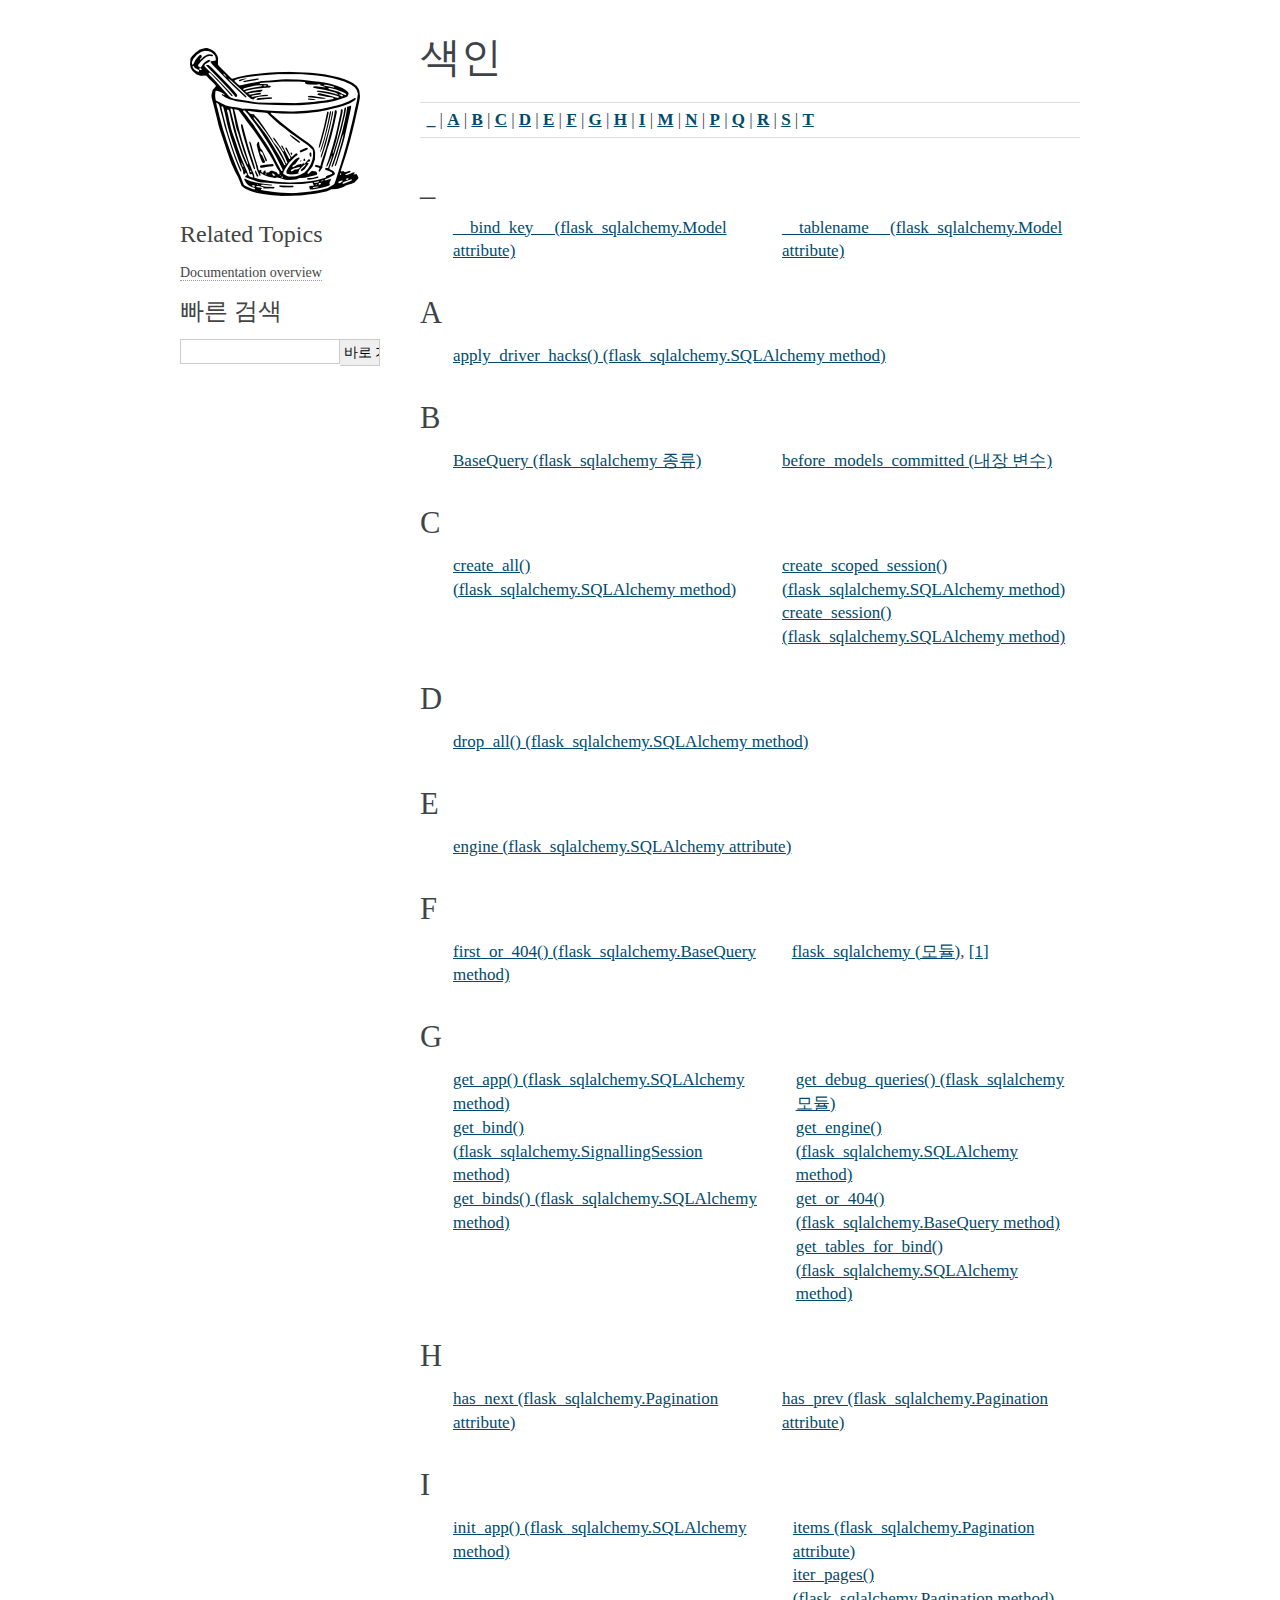
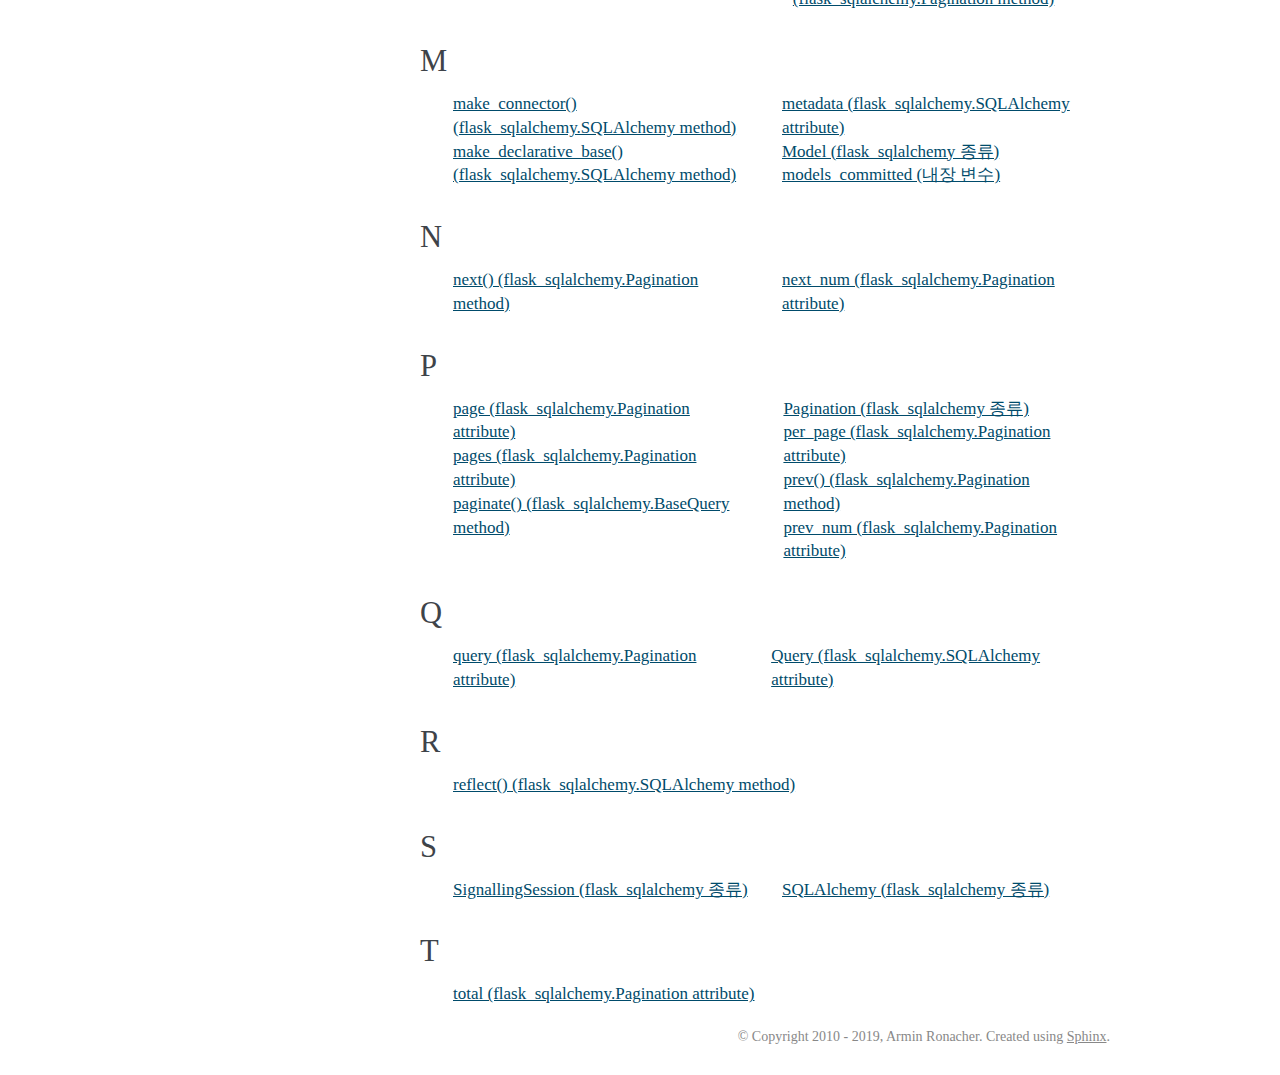
<file: docs/_build/html/genindex.html>
<!DOCTYPE html PUBLIC "-//W3C//DTD XHTML 1.0 Transitional//EN"
  "http://www.w3.org/TR/xhtml1/DTD/xhtml1-transitional.dtd">

<html xmlns="http://www.w3.org/1999/xhtml" lang="ko">
  <head>
    <meta http-equiv="X-UA-Compatible" content="IE=Edge" />
    <meta http-equiv="Content-Type" content="text/html; charset=utf-8" />
    <title>색인 &#8212; Flask-SQLAlchemy 2.3.2.dev documentation</title>
    <link rel="stylesheet" href="_static/flasky.css" type="text/css" />
    <link rel="stylesheet" href="_static/pygments.css" type="text/css" />
    <script type="text/javascript" id="documentation_options" data-url_root="./" src="_static/documentation_options.js"></script>
    <script type="text/javascript" src="_static/jquery.js"></script>
    <script type="text/javascript" src="_static/underscore.js"></script>
    <script type="text/javascript" src="_static/doctools.js"></script>
    <script type="text/javascript" src="_static/language_data.js"></script>
    <script type="text/javascript" src="_static/translations.js"></script>
    <link rel="index" title="색인" href="#" />
    <link rel="search" title="검색" href="search.html" />
   
  
  <link media="only screen and (max-device-width: 480px)" href="_static/small_flask.css" type= "text/css" rel="stylesheet" />

  </head><body>
  
  

    <div class="related" role="navigation" aria-label="related navigation">
      <h3>탐색</h3>
      <ul>
        <li class="right" style="margin-right: 10px">
          <a href="#" title="전체 색인"
             accesskey="I">색인</a></li>
        <li class="right" >
          <a href="py-modindex.html" title="Python 모듈 목록"
             >모듈</a> |</li>
        <li class="nav-item nav-item-0"><a href="index.html">Flask-SQLAlchemy 2.3.2.dev documentation</a> &#187;</li> 
      </ul>
    </div>  

    <div class="document">
      <div class="documentwrapper">
        <div class="bodywrapper">
          <div class="body" role="main">
            

<h1 id="index">색인</h1>

<div class="genindex-jumpbox">
 <a href="#_"><strong>_</strong></a>
 | <a href="#A"><strong>A</strong></a>
 | <a href="#B"><strong>B</strong></a>
 | <a href="#C"><strong>C</strong></a>
 | <a href="#D"><strong>D</strong></a>
 | <a href="#E"><strong>E</strong></a>
 | <a href="#F"><strong>F</strong></a>
 | <a href="#G"><strong>G</strong></a>
 | <a href="#H"><strong>H</strong></a>
 | <a href="#I"><strong>I</strong></a>
 | <a href="#M"><strong>M</strong></a>
 | <a href="#N"><strong>N</strong></a>
 | <a href="#P"><strong>P</strong></a>
 | <a href="#Q"><strong>Q</strong></a>
 | <a href="#R"><strong>R</strong></a>
 | <a href="#S"><strong>S</strong></a>
 | <a href="#T"><strong>T</strong></a>
 
</div>
<h2 id="_">_</h2>
<table style="width: 100%" class="indextable genindextable"><tr>
  <td style="width: 33%; vertical-align: top;"><ul>
      <li><a href="api.html#flask_sqlalchemy.Model.__bind_key__">__bind_key__ (flask_sqlalchemy.Model attribute)</a>
</li>
  </ul></td>
  <td style="width: 33%; vertical-align: top;"><ul>
      <li><a href="api.html#flask_sqlalchemy.Model.__tablename__">__tablename__ (flask_sqlalchemy.Model attribute)</a>
</li>
  </ul></td>
</tr></table>

<h2 id="A">A</h2>
<table style="width: 100%" class="indextable genindextable"><tr>
  <td style="width: 33%; vertical-align: top;"><ul>
      <li><a href="api.html#flask_sqlalchemy.SQLAlchemy.apply_driver_hacks">apply_driver_hacks() (flask_sqlalchemy.SQLAlchemy method)</a>
</li>
  </ul></td>
</tr></table>

<h2 id="B">B</h2>
<table style="width: 100%" class="indextable genindextable"><tr>
  <td style="width: 33%; vertical-align: top;"><ul>
      <li><a href="api.html#flask_sqlalchemy.BaseQuery">BaseQuery (flask_sqlalchemy 종류)</a>
</li>
  </ul></td>
  <td style="width: 33%; vertical-align: top;"><ul>
      <li><a href="signals.html#before_models_committed">before_models_committed (내장 변수)</a>
</li>
  </ul></td>
</tr></table>

<h2 id="C">C</h2>
<table style="width: 100%" class="indextable genindextable"><tr>
  <td style="width: 33%; vertical-align: top;"><ul>
      <li><a href="api.html#flask_sqlalchemy.SQLAlchemy.create_all">create_all() (flask_sqlalchemy.SQLAlchemy method)</a>
</li>
  </ul></td>
  <td style="width: 33%; vertical-align: top;"><ul>
      <li><a href="api.html#flask_sqlalchemy.SQLAlchemy.create_scoped_session">create_scoped_session() (flask_sqlalchemy.SQLAlchemy method)</a>
</li>
      <li><a href="api.html#flask_sqlalchemy.SQLAlchemy.create_session">create_session() (flask_sqlalchemy.SQLAlchemy method)</a>
</li>
  </ul></td>
</tr></table>

<h2 id="D">D</h2>
<table style="width: 100%" class="indextable genindextable"><tr>
  <td style="width: 33%; vertical-align: top;"><ul>
      <li><a href="api.html#flask_sqlalchemy.SQLAlchemy.drop_all">drop_all() (flask_sqlalchemy.SQLAlchemy method)</a>
</li>
  </ul></td>
</tr></table>

<h2 id="E">E</h2>
<table style="width: 100%" class="indextable genindextable"><tr>
  <td style="width: 33%; vertical-align: top;"><ul>
      <li><a href="api.html#flask_sqlalchemy.SQLAlchemy.engine">engine (flask_sqlalchemy.SQLAlchemy attribute)</a>
</li>
  </ul></td>
</tr></table>

<h2 id="F">F</h2>
<table style="width: 100%" class="indextable genindextable"><tr>
  <td style="width: 33%; vertical-align: top;"><ul>
      <li><a href="api.html#flask_sqlalchemy.BaseQuery.first_or_404">first_or_404() (flask_sqlalchemy.BaseQuery method)</a>
</li>
  </ul></td>
  <td style="width: 33%; vertical-align: top;"><ul>
      <li><a href="api.html#module-flask_sqlalchemy">flask_sqlalchemy (모듈)</a>, <a href="index.html#module-flask_sqlalchemy">[1]</a>
</li>
  </ul></td>
</tr></table>

<h2 id="G">G</h2>
<table style="width: 100%" class="indextable genindextable"><tr>
  <td style="width: 33%; vertical-align: top;"><ul>
      <li><a href="api.html#flask_sqlalchemy.SQLAlchemy.get_app">get_app() (flask_sqlalchemy.SQLAlchemy method)</a>
</li>
      <li><a href="api.html#flask_sqlalchemy.SignallingSession.get_bind">get_bind() (flask_sqlalchemy.SignallingSession method)</a>
</li>
      <li><a href="api.html#flask_sqlalchemy.SQLAlchemy.get_binds">get_binds() (flask_sqlalchemy.SQLAlchemy method)</a>
</li>
  </ul></td>
  <td style="width: 33%; vertical-align: top;"><ul>
      <li><a href="api.html#flask_sqlalchemy.get_debug_queries">get_debug_queries() (flask_sqlalchemy 모듈)</a>
</li>
      <li><a href="api.html#flask_sqlalchemy.SQLAlchemy.get_engine">get_engine() (flask_sqlalchemy.SQLAlchemy method)</a>
</li>
      <li><a href="api.html#flask_sqlalchemy.BaseQuery.get_or_404">get_or_404() (flask_sqlalchemy.BaseQuery method)</a>
</li>
      <li><a href="api.html#flask_sqlalchemy.SQLAlchemy.get_tables_for_bind">get_tables_for_bind() (flask_sqlalchemy.SQLAlchemy method)</a>
</li>
  </ul></td>
</tr></table>

<h2 id="H">H</h2>
<table style="width: 100%" class="indextable genindextable"><tr>
  <td style="width: 33%; vertical-align: top;"><ul>
      <li><a href="api.html#flask_sqlalchemy.Pagination.has_next">has_next (flask_sqlalchemy.Pagination attribute)</a>
</li>
  </ul></td>
  <td style="width: 33%; vertical-align: top;"><ul>
      <li><a href="api.html#flask_sqlalchemy.Pagination.has_prev">has_prev (flask_sqlalchemy.Pagination attribute)</a>
</li>
  </ul></td>
</tr></table>

<h2 id="I">I</h2>
<table style="width: 100%" class="indextable genindextable"><tr>
  <td style="width: 33%; vertical-align: top;"><ul>
      <li><a href="api.html#flask_sqlalchemy.SQLAlchemy.init_app">init_app() (flask_sqlalchemy.SQLAlchemy method)</a>
</li>
  </ul></td>
  <td style="width: 33%; vertical-align: top;"><ul>
      <li><a href="api.html#flask_sqlalchemy.Pagination.items">items (flask_sqlalchemy.Pagination attribute)</a>
</li>
      <li><a href="api.html#flask_sqlalchemy.Pagination.iter_pages">iter_pages() (flask_sqlalchemy.Pagination method)</a>
</li>
  </ul></td>
</tr></table>

<h2 id="M">M</h2>
<table style="width: 100%" class="indextable genindextable"><tr>
  <td style="width: 33%; vertical-align: top;"><ul>
      <li><a href="api.html#flask_sqlalchemy.SQLAlchemy.make_connector">make_connector() (flask_sqlalchemy.SQLAlchemy method)</a>
</li>
      <li><a href="api.html#flask_sqlalchemy.SQLAlchemy.make_declarative_base">make_declarative_base() (flask_sqlalchemy.SQLAlchemy method)</a>
</li>
  </ul></td>
  <td style="width: 33%; vertical-align: top;"><ul>
      <li><a href="api.html#flask_sqlalchemy.SQLAlchemy.metadata">metadata (flask_sqlalchemy.SQLAlchemy attribute)</a>
</li>
      <li><a href="api.html#flask_sqlalchemy.Model">Model (flask_sqlalchemy 종류)</a>
</li>
      <li><a href="signals.html#models_committed">models_committed (내장 변수)</a>
</li>
  </ul></td>
</tr></table>

<h2 id="N">N</h2>
<table style="width: 100%" class="indextable genindextable"><tr>
  <td style="width: 33%; vertical-align: top;"><ul>
      <li><a href="api.html#flask_sqlalchemy.Pagination.next">next() (flask_sqlalchemy.Pagination method)</a>
</li>
  </ul></td>
  <td style="width: 33%; vertical-align: top;"><ul>
      <li><a href="api.html#flask_sqlalchemy.Pagination.next_num">next_num (flask_sqlalchemy.Pagination attribute)</a>
</li>
  </ul></td>
</tr></table>

<h2 id="P">P</h2>
<table style="width: 100%" class="indextable genindextable"><tr>
  <td style="width: 33%; vertical-align: top;"><ul>
      <li><a href="api.html#flask_sqlalchemy.Pagination.page">page (flask_sqlalchemy.Pagination attribute)</a>
</li>
      <li><a href="api.html#flask_sqlalchemy.Pagination.pages">pages (flask_sqlalchemy.Pagination attribute)</a>
</li>
      <li><a href="api.html#flask_sqlalchemy.BaseQuery.paginate">paginate() (flask_sqlalchemy.BaseQuery method)</a>
</li>
  </ul></td>
  <td style="width: 33%; vertical-align: top;"><ul>
      <li><a href="api.html#flask_sqlalchemy.Pagination">Pagination (flask_sqlalchemy 종류)</a>
</li>
      <li><a href="api.html#flask_sqlalchemy.Pagination.per_page">per_page (flask_sqlalchemy.Pagination attribute)</a>
</li>
      <li><a href="api.html#flask_sqlalchemy.Pagination.prev">prev() (flask_sqlalchemy.Pagination method)</a>
</li>
      <li><a href="api.html#flask_sqlalchemy.Pagination.prev_num">prev_num (flask_sqlalchemy.Pagination attribute)</a>
</li>
  </ul></td>
</tr></table>

<h2 id="Q">Q</h2>
<table style="width: 100%" class="indextable genindextable"><tr>
  <td style="width: 33%; vertical-align: top;"><ul>
      <li><a href="api.html#flask_sqlalchemy.Pagination.query">query (flask_sqlalchemy.Pagination attribute)</a>
</li>
  </ul></td>
  <td style="width: 33%; vertical-align: top;"><ul>
      <li><a href="api.html#flask_sqlalchemy.SQLAlchemy.Query">Query (flask_sqlalchemy.SQLAlchemy attribute)</a>
</li>
  </ul></td>
</tr></table>

<h2 id="R">R</h2>
<table style="width: 100%" class="indextable genindextable"><tr>
  <td style="width: 33%; vertical-align: top;"><ul>
      <li><a href="api.html#flask_sqlalchemy.SQLAlchemy.reflect">reflect() (flask_sqlalchemy.SQLAlchemy method)</a>
</li>
  </ul></td>
</tr></table>

<h2 id="S">S</h2>
<table style="width: 100%" class="indextable genindextable"><tr>
  <td style="width: 33%; vertical-align: top;"><ul>
      <li><a href="api.html#flask_sqlalchemy.SignallingSession">SignallingSession (flask_sqlalchemy 종류)</a>
</li>
  </ul></td>
  <td style="width: 33%; vertical-align: top;"><ul>
      <li><a href="api.html#flask_sqlalchemy.SQLAlchemy">SQLAlchemy (flask_sqlalchemy 종류)</a>
</li>
  </ul></td>
</tr></table>

<h2 id="T">T</h2>
<table style="width: 100%" class="indextable genindextable"><tr>
  <td style="width: 33%; vertical-align: top;"><ul>
      <li><a href="api.html#flask_sqlalchemy.Pagination.total">total (flask_sqlalchemy.Pagination attribute)</a>
</li>
  </ul></td>
</tr></table>



          </div>
        </div>
      </div>
      <div class="sphinxsidebar" role="navigation" aria-label="main navigation">
        <div class="sphinxsidebarwrapper"><p class="logo"><a href="index.html">
  <img class="logo" src="_static/flask-sqlalchemy-logo.png" alt="Logo"
    style="margin-left: -10px"/>
</a></p><h3>Related Topics</h3>
<ul>
  <li><a href="index.html">Documentation overview</a><ul>
  </ul></li>
</ul>
<div id="searchbox" style="display: none" role="search">
  <h3>빠른 검색</h3>
    <div class="searchformwrapper">
    <form class="search" action="search.html" method="get">
      <input type="text" name="q" />
      <input type="submit" value="바로 가기" />
      <input type="hidden" name="check_keywords" value="yes" />
      <input type="hidden" name="area" value="default" />
    </form>
    </div>
</div>
<script type="text/javascript">$('#searchbox').show(0);</script>
        </div>
      </div>
      <div class="clearer"></div>
    </div>
  <div class="footer">
    &copy; Copyright 2010 - 2019, Armin Ronacher.
    Created using <a href="http://sphinx.pocoo.org/">Sphinx</a>.
  </div>
  
  </body>
</html>
</file>
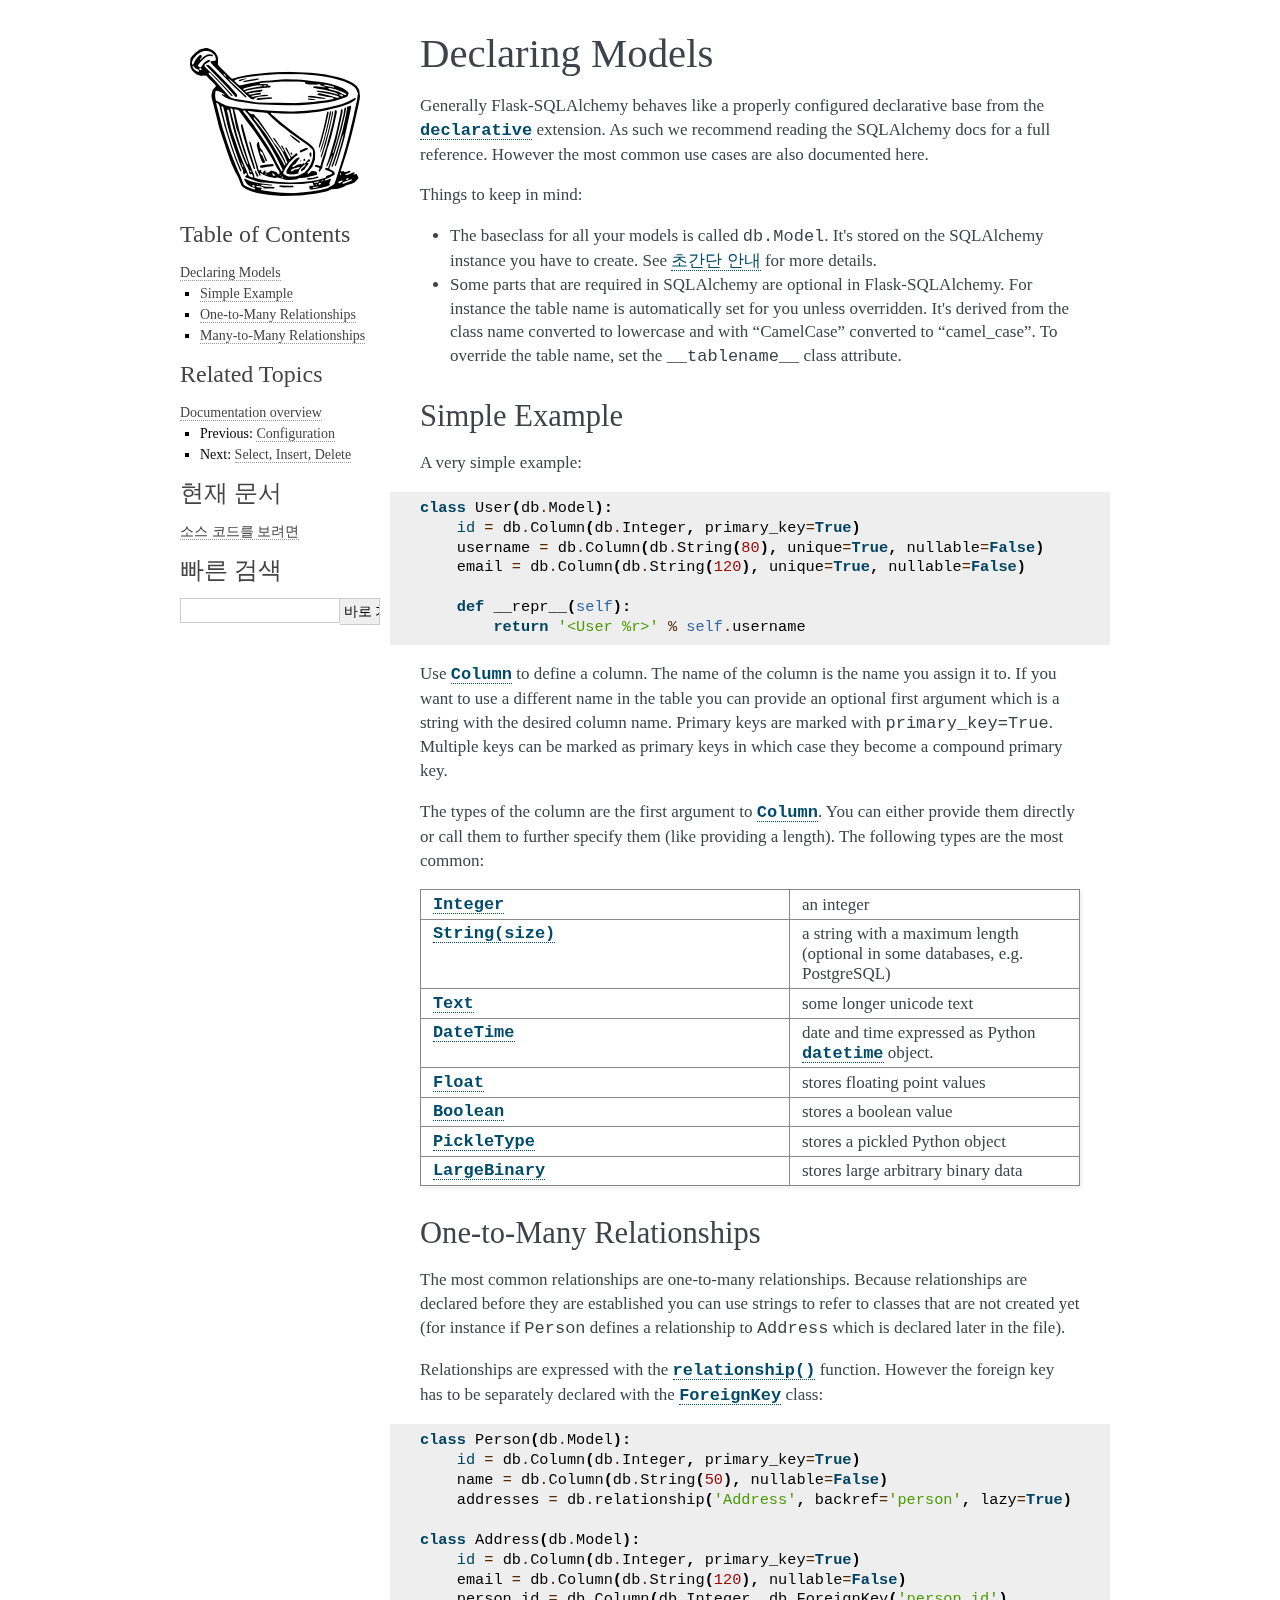
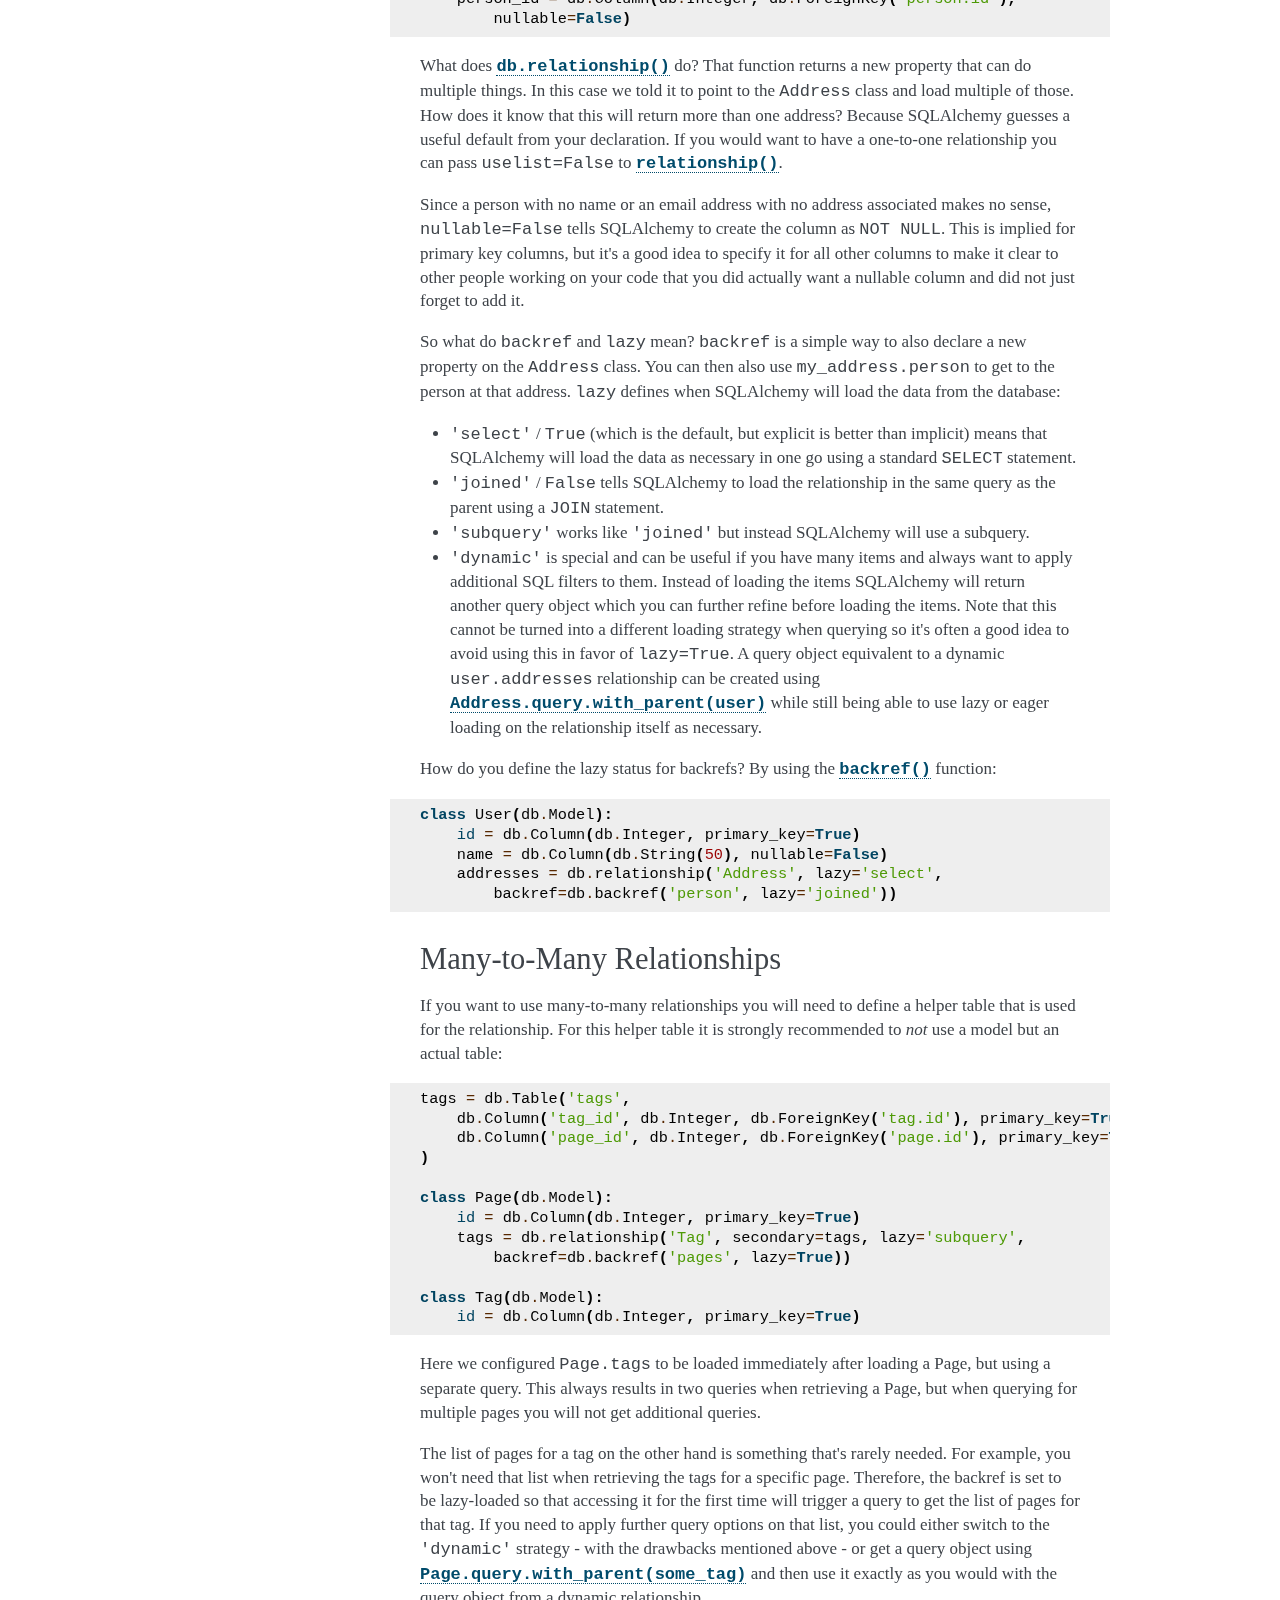
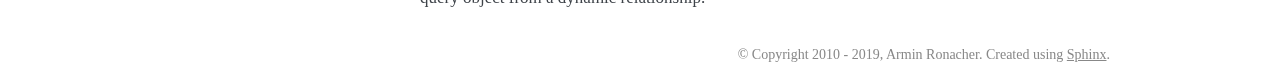
<file: docs/_build/html/models.html>
<!DOCTYPE html PUBLIC "-//W3C//DTD XHTML 1.0 Transitional//EN"
  "http://www.w3.org/TR/xhtml1/DTD/xhtml1-transitional.dtd">

<html xmlns="http://www.w3.org/1999/xhtml" lang="ko">
  <head>
    <meta http-equiv="X-UA-Compatible" content="IE=Edge" />
    <meta http-equiv="Content-Type" content="text/html; charset=utf-8" />
    <title>Declaring Models &#8212; Flask-SQLAlchemy 2.3.2.dev documentation</title>
    <link rel="stylesheet" href="_static/flasky.css" type="text/css" />
    <link rel="stylesheet" href="_static/pygments.css" type="text/css" />
    <script type="text/javascript" id="documentation_options" data-url_root="./" src="_static/documentation_options.js"></script>
    <script type="text/javascript" src="_static/jquery.js"></script>
    <script type="text/javascript" src="_static/underscore.js"></script>
    <script type="text/javascript" src="_static/doctools.js"></script>
    <script type="text/javascript" src="_static/language_data.js"></script>
    <script type="text/javascript" src="_static/translations.js"></script>
    <link rel="index" title="색인" href="genindex.html" />
    <link rel="search" title="검색" href="search.html" />
    <link rel="next" title="Select, Insert, Delete" href="queries.html" />
    <link rel="prev" title="Configuration" href="config.html" />
   
  
  <link media="only screen and (max-device-width: 480px)" href="_static/small_flask.css" type= "text/css" rel="stylesheet" />

  </head><body>
  
  

    <div class="related" role="navigation" aria-label="related navigation">
      <h3>탐색</h3>
      <ul>
        <li class="right" style="margin-right: 10px">
          <a href="genindex.html" title="전체 색인"
             accesskey="I">색인</a></li>
        <li class="right" >
          <a href="py-modindex.html" title="Python 모듈 목록"
             >모듈</a> |</li>
        <li class="right" >
          <a href="queries.html" title="Select, Insert, Delete"
             accesskey="N">다음</a> |</li>
        <li class="right" >
          <a href="config.html" title="Configuration"
             accesskey="P">이전</a> |</li>
        <li class="nav-item nav-item-0"><a href="index.html">Flask-SQLAlchemy 2.3.2.dev documentation</a> &#187;</li> 
      </ul>
    </div>  

    <div class="document">
      <div class="documentwrapper">
        <div class="bodywrapper">
          <div class="body" role="main">
            
  <div class="section" id="declaring-models">
<span id="models"></span><h1>Declaring Models<a class="headerlink" href="#declaring-models" title="제목 주소">¶</a></h1>
<p>Generally Flask-SQLAlchemy behaves like a properly configured declarative
base from the <a class="reference external" href="https://docs.sqlalchemy.org/en/latest/orm/extensions/declarative/api.html#module-sqlalchemy.ext.declarative" title="(in SQLAlchemy v1.3)"><code class="xref py py-mod docutils literal notranslate"><span class="pre">declarative</span></code></a> extension.  As such we
recommend reading the SQLAlchemy docs for a full reference.  However the
most common use cases are also documented here.</p>
<p>Things to keep in mind:</p>
<ul class="simple">
<li>The baseclass for all your models is called <code class="docutils literal notranslate"><span class="pre">db.Model</span></code>.  It's stored
on the SQLAlchemy instance you have to create.  See <a class="reference internal" href="quickstart.html#quickstart"><span class="std std-ref">초간단 안내</span></a>
for more details.</li>
<li>Some parts that are required in SQLAlchemy are optional in
Flask-SQLAlchemy.  For instance the table name is automatically set
for you unless overridden.  It's derived from the class name converted
to lowercase and with “CamelCase” converted to “camel_case”.  To override
the table name, set the <code class="docutils literal notranslate"><span class="pre">__tablename__</span></code> class attribute.</li>
</ul>
<div class="section" id="simple-example">
<h2>Simple Example<a class="headerlink" href="#simple-example" title="제목 주소">¶</a></h2>
<p>A very simple example:</p>
<div class="highlight-default notranslate"><div class="highlight"><pre><span></span><span class="k">class</span> <span class="nc">User</span><span class="p">(</span><span class="n">db</span><span class="o">.</span><span class="n">Model</span><span class="p">):</span>
    <span class="nb">id</span> <span class="o">=</span> <span class="n">db</span><span class="o">.</span><span class="n">Column</span><span class="p">(</span><span class="n">db</span><span class="o">.</span><span class="n">Integer</span><span class="p">,</span> <span class="n">primary_key</span><span class="o">=</span><span class="kc">True</span><span class="p">)</span>
    <span class="n">username</span> <span class="o">=</span> <span class="n">db</span><span class="o">.</span><span class="n">Column</span><span class="p">(</span><span class="n">db</span><span class="o">.</span><span class="n">String</span><span class="p">(</span><span class="mi">80</span><span class="p">),</span> <span class="n">unique</span><span class="o">=</span><span class="kc">True</span><span class="p">,</span> <span class="n">nullable</span><span class="o">=</span><span class="kc">False</span><span class="p">)</span>
    <span class="n">email</span> <span class="o">=</span> <span class="n">db</span><span class="o">.</span><span class="n">Column</span><span class="p">(</span><span class="n">db</span><span class="o">.</span><span class="n">String</span><span class="p">(</span><span class="mi">120</span><span class="p">),</span> <span class="n">unique</span><span class="o">=</span><span class="kc">True</span><span class="p">,</span> <span class="n">nullable</span><span class="o">=</span><span class="kc">False</span><span class="p">)</span>

    <span class="k">def</span> <span class="nf">__repr__</span><span class="p">(</span><span class="bp">self</span><span class="p">):</span>
        <span class="k">return</span> <span class="s1">&#39;&lt;User </span><span class="si">%r</span><span class="s1">&gt;&#39;</span> <span class="o">%</span> <span class="bp">self</span><span class="o">.</span><span class="n">username</span>
</pre></div>
</div>
<p>Use <a class="reference external" href="https://docs.sqlalchemy.org/en/latest/core/metadata.html#sqlalchemy.schema.Column" title="(in SQLAlchemy v1.3)"><code class="xref py py-class docutils literal notranslate"><span class="pre">Column</span></code></a> to define a column.  The name of the
column is the name you assign it to.  If you want to use a different name
in the table you can provide an optional first argument which is a string
with the desired column name.  Primary keys are marked with
<code class="docutils literal notranslate"><span class="pre">primary_key=True</span></code>.  Multiple keys can be marked as primary keys in
which case they become a compound primary key.</p>
<p>The types of the column are the first argument to
<a class="reference external" href="https://docs.sqlalchemy.org/en/latest/core/metadata.html#sqlalchemy.schema.Column" title="(in SQLAlchemy v1.3)"><code class="xref py py-class docutils literal notranslate"><span class="pre">Column</span></code></a>.  You can either provide them directly
or call them to further specify them (like providing a length).  The
following types are the most common:</p>
<table border="1" class="docutils">
<colgroup>
<col width="56%" />
<col width="44%" />
</colgroup>
<tbody valign="top">
<tr class="row-odd"><td><a class="reference external" href="https://docs.sqlalchemy.org/en/latest/core/type_basics.html#sqlalchemy.types.Integer" title="(in SQLAlchemy v1.3)"><code class="xref py py-class docutils literal notranslate"><span class="pre">Integer</span></code></a></td>
<td>an integer</td>
</tr>
<tr class="row-even"><td><a class="reference external" href="https://docs.sqlalchemy.org/en/latest/core/type_basics.html#sqlalchemy.types.String" title="(in SQLAlchemy v1.3)"><code class="xref py py-class docutils literal notranslate"><span class="pre">String(size)</span></code></a></td>
<td>a string with a maximum length
(optional in some databases, e.g.
PostgreSQL)</td>
</tr>
<tr class="row-odd"><td><a class="reference external" href="https://docs.sqlalchemy.org/en/latest/core/type_basics.html#sqlalchemy.types.Text" title="(in SQLAlchemy v1.3)"><code class="xref py py-class docutils literal notranslate"><span class="pre">Text</span></code></a></td>
<td>some longer unicode text</td>
</tr>
<tr class="row-even"><td><a class="reference external" href="https://docs.sqlalchemy.org/en/latest/core/type_basics.html#sqlalchemy.types.DateTime" title="(in SQLAlchemy v1.3)"><code class="xref py py-class docutils literal notranslate"><span class="pre">DateTime</span></code></a></td>
<td>date and time expressed as Python
<a class="reference external" href="https://docs.python.org/3/library/datetime.html#datetime.datetime" title="(in Python v3.7)"><code class="xref py py-class docutils literal notranslate"><span class="pre">datetime</span></code></a> object.</td>
</tr>
<tr class="row-odd"><td><a class="reference external" href="https://docs.sqlalchemy.org/en/latest/core/type_basics.html#sqlalchemy.types.Float" title="(in SQLAlchemy v1.3)"><code class="xref py py-class docutils literal notranslate"><span class="pre">Float</span></code></a></td>
<td>stores floating point values</td>
</tr>
<tr class="row-even"><td><a class="reference external" href="https://docs.sqlalchemy.org/en/latest/core/type_basics.html#sqlalchemy.types.Boolean" title="(in SQLAlchemy v1.3)"><code class="xref py py-class docutils literal notranslate"><span class="pre">Boolean</span></code></a></td>
<td>stores a boolean value</td>
</tr>
<tr class="row-odd"><td><a class="reference external" href="https://docs.sqlalchemy.org/en/latest/core/type_basics.html#sqlalchemy.types.PickleType" title="(in SQLAlchemy v1.3)"><code class="xref py py-class docutils literal notranslate"><span class="pre">PickleType</span></code></a></td>
<td>stores a pickled Python object</td>
</tr>
<tr class="row-even"><td><a class="reference external" href="https://docs.sqlalchemy.org/en/latest/core/type_basics.html#sqlalchemy.types.LargeBinary" title="(in SQLAlchemy v1.3)"><code class="xref py py-class docutils literal notranslate"><span class="pre">LargeBinary</span></code></a></td>
<td>stores large arbitrary binary data</td>
</tr>
</tbody>
</table>
</div>
<div class="section" id="one-to-many-relationships">
<h2>One-to-Many Relationships<a class="headerlink" href="#one-to-many-relationships" title="제목 주소">¶</a></h2>
<p>The most common relationships are one-to-many relationships.  Because
relationships are declared before they are established you can use strings
to refer to classes that are not created yet (for instance if <code class="docutils literal notranslate"><span class="pre">Person</span></code>
defines a relationship to <code class="docutils literal notranslate"><span class="pre">Address</span></code> which is declared later in the file).</p>
<p>Relationships are expressed with the <a class="reference external" href="https://docs.sqlalchemy.org/en/latest/orm/relationship_api.html#sqlalchemy.orm.relationship" title="(in SQLAlchemy v1.3)"><code class="xref py py-func docutils literal notranslate"><span class="pre">relationship()</span></code></a>
function.  However the foreign key has to be separately declared with the
<a class="reference external" href="https://docs.sqlalchemy.org/en/latest/core/constraints.html#sqlalchemy.schema.ForeignKey" title="(in SQLAlchemy v1.3)"><code class="xref py py-class docutils literal notranslate"><span class="pre">ForeignKey</span></code></a> class:</p>
<div class="highlight-default notranslate"><div class="highlight"><pre><span></span><span class="k">class</span> <span class="nc">Person</span><span class="p">(</span><span class="n">db</span><span class="o">.</span><span class="n">Model</span><span class="p">):</span>
    <span class="nb">id</span> <span class="o">=</span> <span class="n">db</span><span class="o">.</span><span class="n">Column</span><span class="p">(</span><span class="n">db</span><span class="o">.</span><span class="n">Integer</span><span class="p">,</span> <span class="n">primary_key</span><span class="o">=</span><span class="kc">True</span><span class="p">)</span>
    <span class="n">name</span> <span class="o">=</span> <span class="n">db</span><span class="o">.</span><span class="n">Column</span><span class="p">(</span><span class="n">db</span><span class="o">.</span><span class="n">String</span><span class="p">(</span><span class="mi">50</span><span class="p">),</span> <span class="n">nullable</span><span class="o">=</span><span class="kc">False</span><span class="p">)</span>
    <span class="n">addresses</span> <span class="o">=</span> <span class="n">db</span><span class="o">.</span><span class="n">relationship</span><span class="p">(</span><span class="s1">&#39;Address&#39;</span><span class="p">,</span> <span class="n">backref</span><span class="o">=</span><span class="s1">&#39;person&#39;</span><span class="p">,</span> <span class="n">lazy</span><span class="o">=</span><span class="kc">True</span><span class="p">)</span>

<span class="k">class</span> <span class="nc">Address</span><span class="p">(</span><span class="n">db</span><span class="o">.</span><span class="n">Model</span><span class="p">):</span>
    <span class="nb">id</span> <span class="o">=</span> <span class="n">db</span><span class="o">.</span><span class="n">Column</span><span class="p">(</span><span class="n">db</span><span class="o">.</span><span class="n">Integer</span><span class="p">,</span> <span class="n">primary_key</span><span class="o">=</span><span class="kc">True</span><span class="p">)</span>
    <span class="n">email</span> <span class="o">=</span> <span class="n">db</span><span class="o">.</span><span class="n">Column</span><span class="p">(</span><span class="n">db</span><span class="o">.</span><span class="n">String</span><span class="p">(</span><span class="mi">120</span><span class="p">),</span> <span class="n">nullable</span><span class="o">=</span><span class="kc">False</span><span class="p">)</span>
    <span class="n">person_id</span> <span class="o">=</span> <span class="n">db</span><span class="o">.</span><span class="n">Column</span><span class="p">(</span><span class="n">db</span><span class="o">.</span><span class="n">Integer</span><span class="p">,</span> <span class="n">db</span><span class="o">.</span><span class="n">ForeignKey</span><span class="p">(</span><span class="s1">&#39;person.id&#39;</span><span class="p">),</span>
        <span class="n">nullable</span><span class="o">=</span><span class="kc">False</span><span class="p">)</span>
</pre></div>
</div>
<p>What does <a class="reference external" href="https://docs.sqlalchemy.org/en/latest/orm/relationship_api.html#sqlalchemy.orm.relationship" title="(in SQLAlchemy v1.3)"><code class="xref py py-func docutils literal notranslate"><span class="pre">db.relationship()</span></code></a> do?
That function returns a new property that can do multiple things.
In this case we told it to point to the <code class="docutils literal notranslate"><span class="pre">Address</span></code> class and load
multiple of those.  How does it know that this will return more than
one address?  Because SQLAlchemy guesses a useful default from your
declaration.  If you would want to have a one-to-one relationship you
can pass <code class="docutils literal notranslate"><span class="pre">uselist=False</span></code> to <a class="reference external" href="https://docs.sqlalchemy.org/en/latest/orm/relationship_api.html#sqlalchemy.orm.relationship" title="(in SQLAlchemy v1.3)"><code class="xref py py-func docutils literal notranslate"><span class="pre">relationship()</span></code></a>.</p>
<p>Since a person with no name or an email address with no address associated
makes no sense, <code class="docutils literal notranslate"><span class="pre">nullable=False</span></code> tells SQLAlchemy to create the column
as <code class="docutils literal notranslate"><span class="pre">NOT</span> <span class="pre">NULL</span></code>. This is implied for primary key columns, but it's a good
idea to specify it for all other columns to make it clear to other people
working on your code that you did actually want a nullable column and did
not just forget to add it.</p>
<p>So what do <code class="docutils literal notranslate"><span class="pre">backref</span></code> and <code class="docutils literal notranslate"><span class="pre">lazy</span></code> mean?  <code class="docutils literal notranslate"><span class="pre">backref</span></code> is a simple way to also
declare a new property on the <code class="docutils literal notranslate"><span class="pre">Address</span></code> class.  You can then also use
<code class="docutils literal notranslate"><span class="pre">my_address.person</span></code> to get to the person at that address.  <code class="docutils literal notranslate"><span class="pre">lazy</span></code> defines
when SQLAlchemy will load the data from the database:</p>
<ul class="simple">
<li><code class="docutils literal notranslate"><span class="pre">'select'</span></code> / <code class="docutils literal notranslate"><span class="pre">True</span></code> (which is the default, but explicit is better
than implicit) means that SQLAlchemy will load the data as necessary
in one go using a standard <code class="docutils literal notranslate"><span class="pre">SELECT</span></code> statement.</li>
<li><code class="docutils literal notranslate"><span class="pre">'joined'</span></code> / <code class="docutils literal notranslate"><span class="pre">False</span></code> tells SQLAlchemy to load the relationship in
the same query as the parent using a <code class="docutils literal notranslate"><span class="pre">JOIN</span></code> statement.</li>
<li><code class="docutils literal notranslate"><span class="pre">'subquery'</span></code> works like <code class="docutils literal notranslate"><span class="pre">'joined'</span></code> but instead SQLAlchemy will
use a subquery.</li>
<li><code class="docutils literal notranslate"><span class="pre">'dynamic'</span></code> is special and can be useful if you have many items
and always want to apply additional SQL filters to them.
Instead of loading the items SQLAlchemy will return another query
object which you can further refine before loading the items.
Note that this cannot be turned into a different loading strategy
when querying so it's often a good idea to avoid using this in
favor of <code class="docutils literal notranslate"><span class="pre">lazy=True</span></code>.  A query object equivalent to a dynamic
<code class="docutils literal notranslate"><span class="pre">user.addresses</span></code> relationship can be created using
<a class="reference external" href="https://docs.sqlalchemy.org/en/latest/orm/query.html#sqlalchemy.orm.query.Query.with_parent" title="(in SQLAlchemy v1.3)"><code class="xref py py-meth docutils literal notranslate"><span class="pre">Address.query.with_parent(user)</span></code></a>
while still being able to use
lazy or eager loading on the relationship itself as necessary.</li>
</ul>
<p>How do you define the lazy status for backrefs?  By using the
<a class="reference external" href="https://docs.sqlalchemy.org/en/latest/orm/relationship_api.html#sqlalchemy.orm.backref" title="(in SQLAlchemy v1.3)"><code class="xref py py-func docutils literal notranslate"><span class="pre">backref()</span></code></a> function:</p>
<div class="highlight-default notranslate"><div class="highlight"><pre><span></span><span class="k">class</span> <span class="nc">User</span><span class="p">(</span><span class="n">db</span><span class="o">.</span><span class="n">Model</span><span class="p">):</span>
    <span class="nb">id</span> <span class="o">=</span> <span class="n">db</span><span class="o">.</span><span class="n">Column</span><span class="p">(</span><span class="n">db</span><span class="o">.</span><span class="n">Integer</span><span class="p">,</span> <span class="n">primary_key</span><span class="o">=</span><span class="kc">True</span><span class="p">)</span>
    <span class="n">name</span> <span class="o">=</span> <span class="n">db</span><span class="o">.</span><span class="n">Column</span><span class="p">(</span><span class="n">db</span><span class="o">.</span><span class="n">String</span><span class="p">(</span><span class="mi">50</span><span class="p">),</span> <span class="n">nullable</span><span class="o">=</span><span class="kc">False</span><span class="p">)</span>
    <span class="n">addresses</span> <span class="o">=</span> <span class="n">db</span><span class="o">.</span><span class="n">relationship</span><span class="p">(</span><span class="s1">&#39;Address&#39;</span><span class="p">,</span> <span class="n">lazy</span><span class="o">=</span><span class="s1">&#39;select&#39;</span><span class="p">,</span>
        <span class="n">backref</span><span class="o">=</span><span class="n">db</span><span class="o">.</span><span class="n">backref</span><span class="p">(</span><span class="s1">&#39;person&#39;</span><span class="p">,</span> <span class="n">lazy</span><span class="o">=</span><span class="s1">&#39;joined&#39;</span><span class="p">))</span>
</pre></div>
</div>
</div>
<div class="section" id="many-to-many-relationships">
<h2>Many-to-Many Relationships<a class="headerlink" href="#many-to-many-relationships" title="제목 주소">¶</a></h2>
<p>If you want to use many-to-many relationships you will need to define a
helper table that is used for the relationship.  For this helper table it
is strongly recommended to <em>not</em> use a model but an actual table:</p>
<div class="highlight-default notranslate"><div class="highlight"><pre><span></span><span class="n">tags</span> <span class="o">=</span> <span class="n">db</span><span class="o">.</span><span class="n">Table</span><span class="p">(</span><span class="s1">&#39;tags&#39;</span><span class="p">,</span>
    <span class="n">db</span><span class="o">.</span><span class="n">Column</span><span class="p">(</span><span class="s1">&#39;tag_id&#39;</span><span class="p">,</span> <span class="n">db</span><span class="o">.</span><span class="n">Integer</span><span class="p">,</span> <span class="n">db</span><span class="o">.</span><span class="n">ForeignKey</span><span class="p">(</span><span class="s1">&#39;tag.id&#39;</span><span class="p">),</span> <span class="n">primary_key</span><span class="o">=</span><span class="kc">True</span><span class="p">),</span>
    <span class="n">db</span><span class="o">.</span><span class="n">Column</span><span class="p">(</span><span class="s1">&#39;page_id&#39;</span><span class="p">,</span> <span class="n">db</span><span class="o">.</span><span class="n">Integer</span><span class="p">,</span> <span class="n">db</span><span class="o">.</span><span class="n">ForeignKey</span><span class="p">(</span><span class="s1">&#39;page.id&#39;</span><span class="p">),</span> <span class="n">primary_key</span><span class="o">=</span><span class="kc">True</span><span class="p">)</span>
<span class="p">)</span>

<span class="k">class</span> <span class="nc">Page</span><span class="p">(</span><span class="n">db</span><span class="o">.</span><span class="n">Model</span><span class="p">):</span>
    <span class="nb">id</span> <span class="o">=</span> <span class="n">db</span><span class="o">.</span><span class="n">Column</span><span class="p">(</span><span class="n">db</span><span class="o">.</span><span class="n">Integer</span><span class="p">,</span> <span class="n">primary_key</span><span class="o">=</span><span class="kc">True</span><span class="p">)</span>
    <span class="n">tags</span> <span class="o">=</span> <span class="n">db</span><span class="o">.</span><span class="n">relationship</span><span class="p">(</span><span class="s1">&#39;Tag&#39;</span><span class="p">,</span> <span class="n">secondary</span><span class="o">=</span><span class="n">tags</span><span class="p">,</span> <span class="n">lazy</span><span class="o">=</span><span class="s1">&#39;subquery&#39;</span><span class="p">,</span>
        <span class="n">backref</span><span class="o">=</span><span class="n">db</span><span class="o">.</span><span class="n">backref</span><span class="p">(</span><span class="s1">&#39;pages&#39;</span><span class="p">,</span> <span class="n">lazy</span><span class="o">=</span><span class="kc">True</span><span class="p">))</span>

<span class="k">class</span> <span class="nc">Tag</span><span class="p">(</span><span class="n">db</span><span class="o">.</span><span class="n">Model</span><span class="p">):</span>
    <span class="nb">id</span> <span class="o">=</span> <span class="n">db</span><span class="o">.</span><span class="n">Column</span><span class="p">(</span><span class="n">db</span><span class="o">.</span><span class="n">Integer</span><span class="p">,</span> <span class="n">primary_key</span><span class="o">=</span><span class="kc">True</span><span class="p">)</span>
</pre></div>
</div>
<p>Here we configured <code class="docutils literal notranslate"><span class="pre">Page.tags</span></code> to be loaded immediately after loading
a Page, but using a separate query.  This always results in two
queries when retrieving a Page, but when querying for multiple pages
you will not get additional queries.</p>
<p>The list of pages for a tag on the other hand is something that's
rarely needed. For example, you won't need that list when retrieving
the tags for a specific page.  Therefore, the backref is set to be
lazy-loaded so that accessing it for the first time will trigger a
query to get the list of pages for that tag.  If you need to apply
further query options on that list, you could either switch to the
<code class="docutils literal notranslate"><span class="pre">'dynamic'</span></code> strategy - with the drawbacks mentioned above - or get
a query object using
<a class="reference external" href="https://docs.sqlalchemy.org/en/latest/orm/query.html#sqlalchemy.orm.query.Query.with_parent" title="(in SQLAlchemy v1.3)"><code class="xref py py-meth docutils literal notranslate"><span class="pre">Page.query.with_parent(some_tag)</span></code></a>
and then use it exactly as you would with the query object from a dynamic
relationship.</p>
</div>
</div>


          </div>
        </div>
      </div>
      <div class="sphinxsidebar" role="navigation" aria-label="main navigation">
        <div class="sphinxsidebarwrapper"><p class="logo"><a href="index.html">
  <img class="logo" src="_static/flask-sqlalchemy-logo.png" alt="Logo"
    style="margin-left: -10px"/>
</a></p>
  <h3><a href="index.html">Table of Contents</a></h3>
  <ul>
<li><a class="reference internal" href="#">Declaring Models</a><ul>
<li><a class="reference internal" href="#simple-example">Simple Example</a></li>
<li><a class="reference internal" href="#one-to-many-relationships">One-to-Many Relationships</a></li>
<li><a class="reference internal" href="#many-to-many-relationships">Many-to-Many Relationships</a></li>
</ul>
</li>
</ul>
<h3>Related Topics</h3>
<ul>
  <li><a href="index.html">Documentation overview</a><ul>
      <li>Previous: <a href="config.html" title="이전 장">Configuration</a></li>
      <li>Next: <a href="queries.html" title="다음 장">Select, Insert, Delete</a></li>
  </ul></li>
</ul>
  <div role="note" aria-label="source link">
    <h3>현재 문서</h3>
    <ul class="this-page-menu">
      <li><a href="_sources/models.rst.txt"
            rel="nofollow">소스 코드를 보려면</a></li>
    </ul>
   </div>
<div id="searchbox" style="display: none" role="search">
  <h3>빠른 검색</h3>
    <div class="searchformwrapper">
    <form class="search" action="search.html" method="get">
      <input type="text" name="q" />
      <input type="submit" value="바로 가기" />
      <input type="hidden" name="check_keywords" value="yes" />
      <input type="hidden" name="area" value="default" />
    </form>
    </div>
</div>
<script type="text/javascript">$('#searchbox').show(0);</script>
        </div>
      </div>
      <div class="clearer"></div>
    </div>
  <div class="footer">
    &copy; Copyright 2010 - 2019, Armin Ronacher.
    Created using <a href="http://sphinx.pocoo.org/">Sphinx</a>.
  </div>
  
  </body>
</html>
</file>
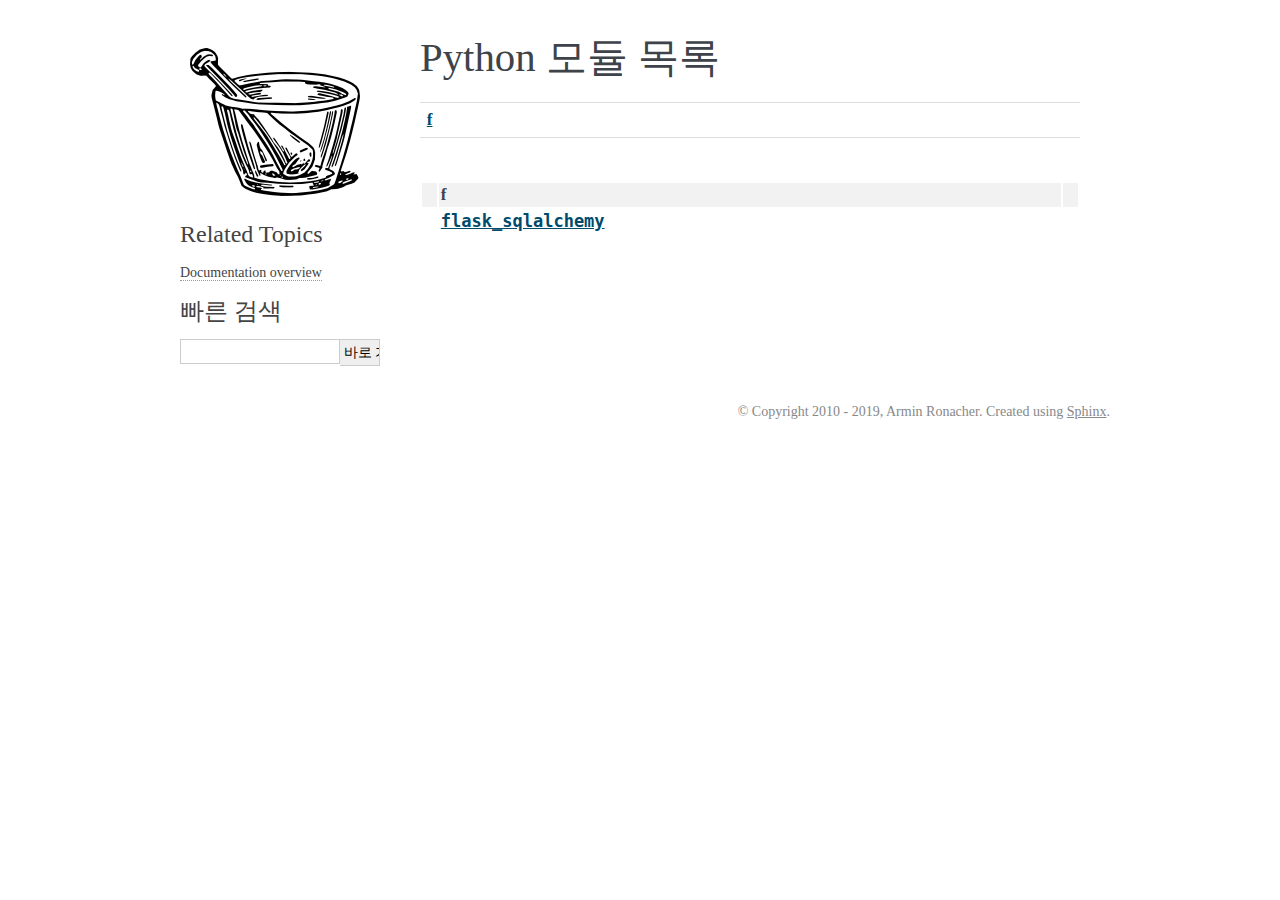
<file: docs/_build/html/py-modindex.html>
<!DOCTYPE html PUBLIC "-//W3C//DTD XHTML 1.0 Transitional//EN"
  "http://www.w3.org/TR/xhtml1/DTD/xhtml1-transitional.dtd">

<html xmlns="http://www.w3.org/1999/xhtml" lang="ko">
  <head>
    <meta http-equiv="X-UA-Compatible" content="IE=Edge" />
    <meta http-equiv="Content-Type" content="text/html; charset=utf-8" />
    <title>Python 모듈 목록 &#8212; Flask-SQLAlchemy 2.3.2.dev documentation</title>
    <link rel="stylesheet" href="_static/flasky.css" type="text/css" />
    <link rel="stylesheet" href="_static/pygments.css" type="text/css" />
    <script type="text/javascript" id="documentation_options" data-url_root="./" src="_static/documentation_options.js"></script>
    <script type="text/javascript" src="_static/jquery.js"></script>
    <script type="text/javascript" src="_static/underscore.js"></script>
    <script type="text/javascript" src="_static/doctools.js"></script>
    <script type="text/javascript" src="_static/language_data.js"></script>
    <script type="text/javascript" src="_static/translations.js"></script>
    <link rel="index" title="색인" href="genindex.html" />
    <link rel="search" title="검색" href="search.html" />

   
  
  <link media="only screen and (max-device-width: 480px)" href="_static/small_flask.css" type= "text/css" rel="stylesheet" />


    <script type="text/javascript">
      DOCUMENTATION_OPTIONS.COLLAPSE_INDEX = true;
    </script>


  </head><body>
  
  

    <div class="related" role="navigation" aria-label="related navigation">
      <h3>탐색</h3>
      <ul>
        <li class="right" style="margin-right: 10px">
          <a href="genindex.html" title="전체 색인"
             accesskey="I">색인</a></li>
        <li class="right" >
          <a href="#" title="Python 모듈 목록"
             >모듈</a> |</li>
        <li class="nav-item nav-item-0"><a href="index.html">Flask-SQLAlchemy 2.3.2.dev documentation</a> &#187;</li> 
      </ul>
    </div>  

    <div class="document">
      <div class="documentwrapper">
        <div class="bodywrapper">
          <div class="body" role="main">
            

   <h1>Python 모듈 목록</h1>

   <div class="modindex-jumpbox">
   <a href="#cap-f"><strong>f</strong></a>
   </div>

   <table class="indextable modindextable">
     <tr class="pcap"><td></td><td>&#160;</td><td></td></tr>
     <tr class="cap" id="cap-f"><td></td><td>
       <strong>f</strong></td><td></td></tr>
     <tr>
       <td></td>
       <td>
       <a href="index.html#module-flask_sqlalchemy"><code class="xref">flask_sqlalchemy</code></a></td><td>
       <em></em></td></tr>
   </table>


          </div>
        </div>
      </div>
      <div class="sphinxsidebar" role="navigation" aria-label="main navigation">
        <div class="sphinxsidebarwrapper"><p class="logo"><a href="index.html">
  <img class="logo" src="_static/flask-sqlalchemy-logo.png" alt="Logo"
    style="margin-left: -10px"/>
</a></p><h3>Related Topics</h3>
<ul>
  <li><a href="index.html">Documentation overview</a><ul>
  </ul></li>
</ul>
<div id="searchbox" style="display: none" role="search">
  <h3>빠른 검색</h3>
    <div class="searchformwrapper">
    <form class="search" action="search.html" method="get">
      <input type="text" name="q" />
      <input type="submit" value="바로 가기" />
      <input type="hidden" name="check_keywords" value="yes" />
      <input type="hidden" name="area" value="default" />
    </form>
    </div>
</div>
<script type="text/javascript">$('#searchbox').show(0);</script>
        </div>
      </div>
      <div class="clearer"></div>
    </div>
  <div class="footer">
    &copy; Copyright 2010 - 2019, Armin Ronacher.
    Created using <a href="http://sphinx.pocoo.org/">Sphinx</a>.
  </div>
  
  </body>
</html>
</file>
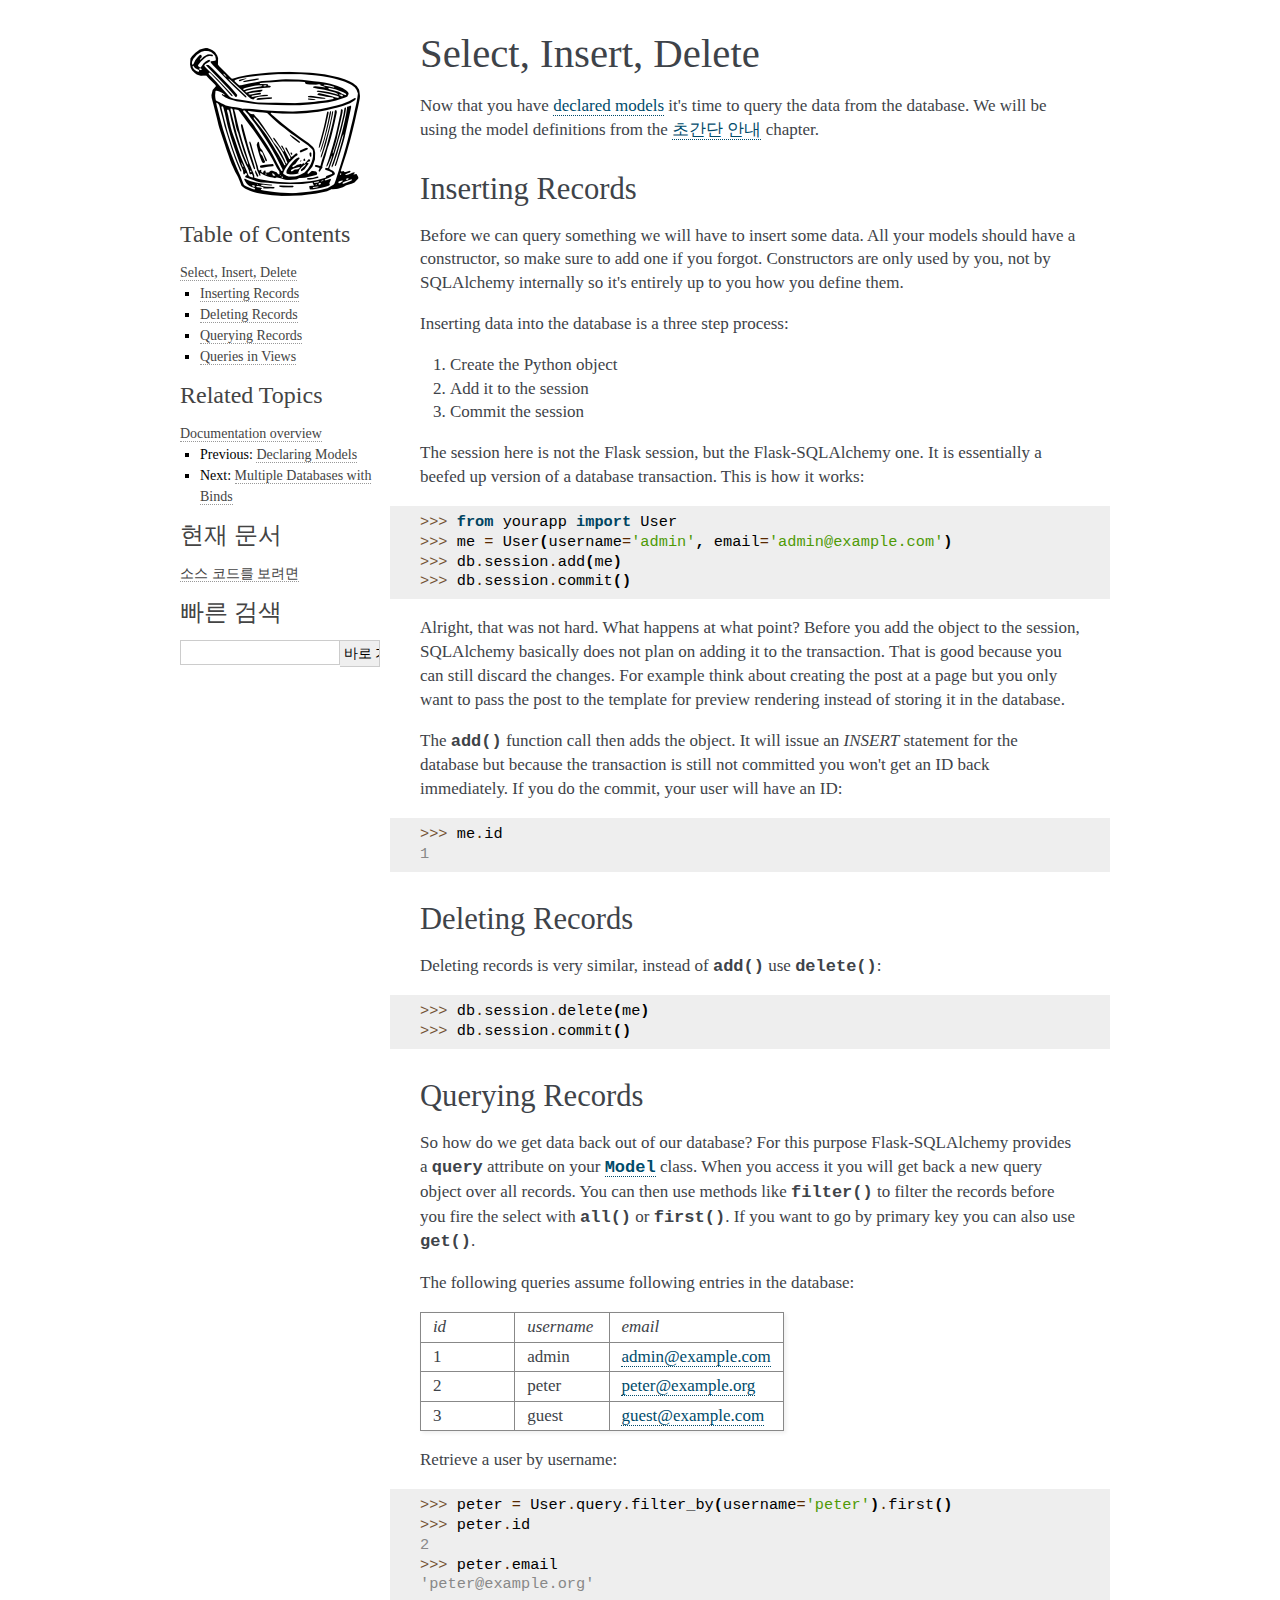
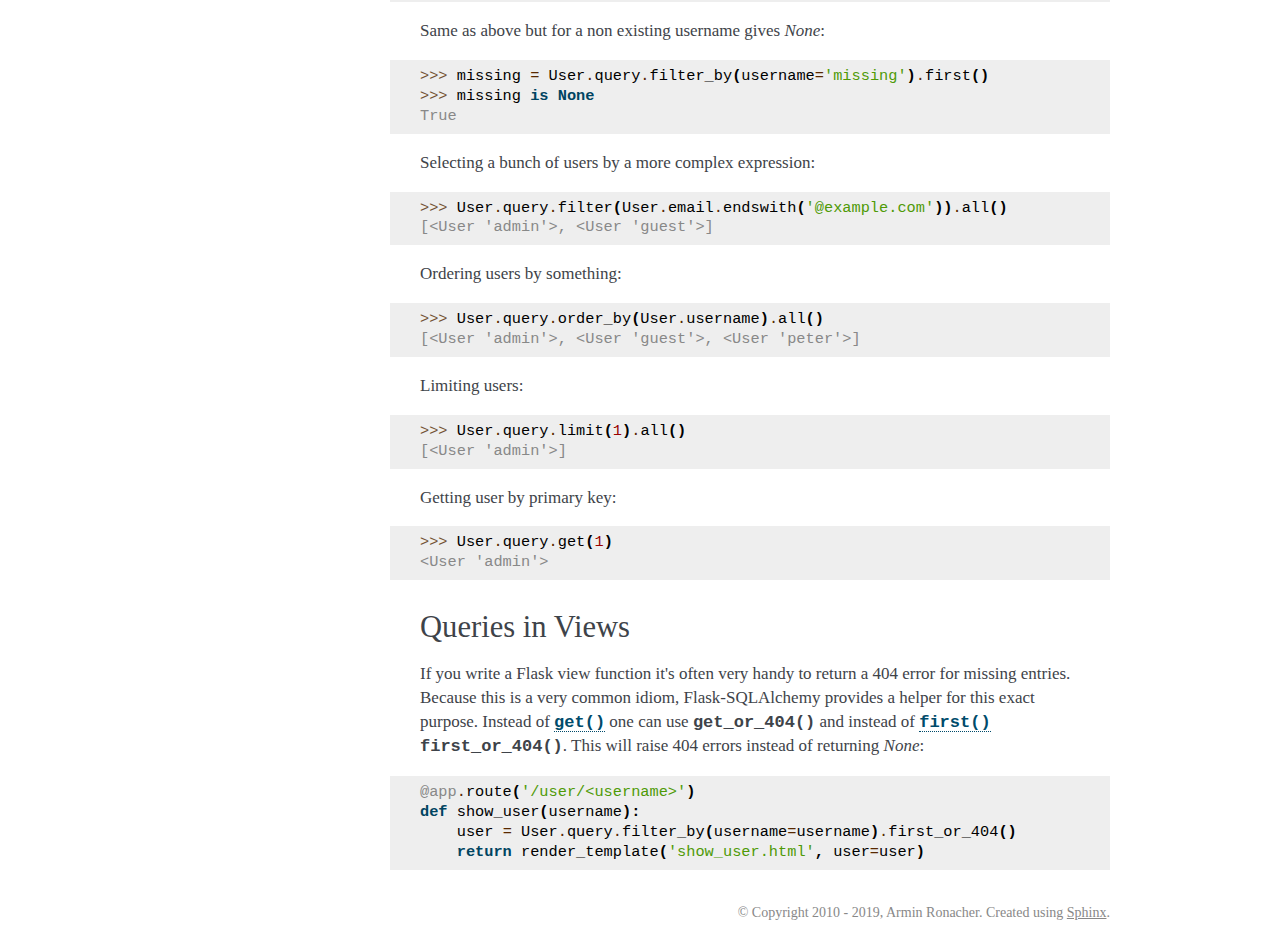
<file: docs/_build/html/queries.html>
<!DOCTYPE html PUBLIC "-//W3C//DTD XHTML 1.0 Transitional//EN"
  "http://www.w3.org/TR/xhtml1/DTD/xhtml1-transitional.dtd">

<html xmlns="http://www.w3.org/1999/xhtml" lang="ko">
  <head>
    <meta http-equiv="X-UA-Compatible" content="IE=Edge" />
    <meta http-equiv="Content-Type" content="text/html; charset=utf-8" />
    <title>Select, Insert, Delete &#8212; Flask-SQLAlchemy 2.3.2.dev documentation</title>
    <link rel="stylesheet" href="_static/flasky.css" type="text/css" />
    <link rel="stylesheet" href="_static/pygments.css" type="text/css" />
    <script type="text/javascript" id="documentation_options" data-url_root="./" src="_static/documentation_options.js"></script>
    <script type="text/javascript" src="_static/jquery.js"></script>
    <script type="text/javascript" src="_static/underscore.js"></script>
    <script type="text/javascript" src="_static/doctools.js"></script>
    <script type="text/javascript" src="_static/language_data.js"></script>
    <script type="text/javascript" src="_static/translations.js"></script>
    <link rel="index" title="색인" href="genindex.html" />
    <link rel="search" title="검색" href="search.html" />
    <link rel="next" title="Multiple Databases with Binds" href="binds.html" />
    <link rel="prev" title="Declaring Models" href="models.html" />
   
  
  <link media="only screen and (max-device-width: 480px)" href="_static/small_flask.css" type= "text/css" rel="stylesheet" />

  </head><body>
  
  

    <div class="related" role="navigation" aria-label="related navigation">
      <h3>탐색</h3>
      <ul>
        <li class="right" style="margin-right: 10px">
          <a href="genindex.html" title="전체 색인"
             accesskey="I">색인</a></li>
        <li class="right" >
          <a href="py-modindex.html" title="Python 모듈 목록"
             >모듈</a> |</li>
        <li class="right" >
          <a href="binds.html" title="Multiple Databases with Binds"
             accesskey="N">다음</a> |</li>
        <li class="right" >
          <a href="models.html" title="Declaring Models"
             accesskey="P">이전</a> |</li>
        <li class="nav-item nav-item-0"><a href="index.html">Flask-SQLAlchemy 2.3.2.dev documentation</a> &#187;</li> 
      </ul>
    </div>  

    <div class="document">
      <div class="documentwrapper">
        <div class="bodywrapper">
          <div class="body" role="main">
            
  <div class="section" id="select-insert-delete">
<h1>Select, Insert, Delete<a class="headerlink" href="#select-insert-delete" title="제목 주소">¶</a></h1>
<p>Now that you have <a class="reference internal" href="models.html#models"><span class="std std-ref">declared models</span></a> it's time to query the
data from the database.  We will be using the model definitions from the
<a class="reference internal" href="quickstart.html#quickstart"><span class="std std-ref">초간단 안내</span></a> chapter.</p>
<div class="section" id="inserting-records">
<h2>Inserting Records<a class="headerlink" href="#inserting-records" title="제목 주소">¶</a></h2>
<p>Before we can query something we will have to insert some data.  All your
models should have a constructor, so make sure to add one if you forgot.
Constructors are only used by you, not by SQLAlchemy internally so it's
entirely up to you how you define them.</p>
<p>Inserting data into the database is a three step process:</p>
<ol class="arabic simple">
<li>Create the Python object</li>
<li>Add it to the session</li>
<li>Commit the session</li>
</ol>
<p>The session here is not the Flask session, but the Flask-SQLAlchemy one.
It is essentially a beefed up version of a database transaction.  This is
how it works:</p>
<div class="highlight-default notranslate"><div class="highlight"><pre><span></span><span class="gp">&gt;&gt;&gt; </span><span class="kn">from</span> <span class="nn">yourapp</span> <span class="k">import</span> <span class="n">User</span>
<span class="gp">&gt;&gt;&gt; </span><span class="n">me</span> <span class="o">=</span> <span class="n">User</span><span class="p">(</span><span class="n">username</span><span class="o">=</span><span class="s1">&#39;admin&#39;</span><span class="p">,</span> <span class="n">email</span><span class="o">=</span><span class="s1">&#39;admin@example.com&#39;</span><span class="p">)</span>
<span class="gp">&gt;&gt;&gt; </span><span class="n">db</span><span class="o">.</span><span class="n">session</span><span class="o">.</span><span class="n">add</span><span class="p">(</span><span class="n">me</span><span class="p">)</span>
<span class="gp">&gt;&gt;&gt; </span><span class="n">db</span><span class="o">.</span><span class="n">session</span><span class="o">.</span><span class="n">commit</span><span class="p">()</span>
</pre></div>
</div>
<p>Alright, that was not hard.  What happens at what point?  Before you add
the object to the session, SQLAlchemy basically does not plan on adding it
to the transaction.  That is good because you can still discard the
changes.  For example think about creating the post at a page but you only
want to pass the post to the template for preview rendering instead of
storing it in the database.</p>
<p>The <code class="xref py py-func docutils literal notranslate"><span class="pre">add()</span></code> function call then adds
the object.  It will issue an <cite>INSERT</cite> statement for the database but
because the transaction is still not committed you won't get an ID back
immediately.  If you do the commit, your user will have an ID:</p>
<div class="highlight-default notranslate"><div class="highlight"><pre><span></span><span class="gp">&gt;&gt;&gt; </span><span class="n">me</span><span class="o">.</span><span class="n">id</span>
<span class="go">1</span>
</pre></div>
</div>
</div>
<div class="section" id="deleting-records">
<h2>Deleting Records<a class="headerlink" href="#deleting-records" title="제목 주소">¶</a></h2>
<p>Deleting records is very similar, instead of
<code class="xref py py-func docutils literal notranslate"><span class="pre">add()</span></code> use
<code class="xref py py-func docutils literal notranslate"><span class="pre">delete()</span></code>:</p>
<div class="highlight-default notranslate"><div class="highlight"><pre><span></span><span class="gp">&gt;&gt;&gt; </span><span class="n">db</span><span class="o">.</span><span class="n">session</span><span class="o">.</span><span class="n">delete</span><span class="p">(</span><span class="n">me</span><span class="p">)</span>
<span class="gp">&gt;&gt;&gt; </span><span class="n">db</span><span class="o">.</span><span class="n">session</span><span class="o">.</span><span class="n">commit</span><span class="p">()</span>
</pre></div>
</div>
</div>
<div class="section" id="querying-records">
<h2>Querying Records<a class="headerlink" href="#querying-records" title="제목 주소">¶</a></h2>
<p>So how do we get data back out of our database?  For this purpose
Flask-SQLAlchemy provides a <code class="xref py py-attr docutils literal notranslate"><span class="pre">query</span></code> attribute on your
<a class="reference internal" href="api.html#flask_sqlalchemy.Model" title="flask_sqlalchemy.Model"><code class="xref py py-class docutils literal notranslate"><span class="pre">Model</span></code></a> class.  When you access it you will get back a new query
object over all records.  You can then use methods like
<code class="xref py py-func docutils literal notranslate"><span class="pre">filter()</span></code> to filter the records before
you fire the select with <code class="xref py py-func docutils literal notranslate"><span class="pre">all()</span></code> or
<code class="xref py py-func docutils literal notranslate"><span class="pre">first()</span></code>.  If you want to go by
primary key you can also use <code class="xref py py-func docutils literal notranslate"><span class="pre">get()</span></code>.</p>
<p>The following queries assume following entries in the database:</p>
<table border="1" class="docutils">
<colgroup>
<col width="26%" />
<col width="26%" />
<col width="49%" />
</colgroup>
<tbody valign="top">
<tr class="row-odd"><td><cite>id</cite></td>
<td><cite>username</cite></td>
<td><cite>email</cite></td>
</tr>
<tr class="row-even"><td>1</td>
<td>admin</td>
<td><a class="reference external" href="mailto:admin&#37;&#52;&#48;example&#46;com">admin<span>&#64;</span>example<span>&#46;</span>com</a></td>
</tr>
<tr class="row-odd"><td>2</td>
<td>peter</td>
<td><a class="reference external" href="mailto:peter&#37;&#52;&#48;example&#46;org">peter<span>&#64;</span>example<span>&#46;</span>org</a></td>
</tr>
<tr class="row-even"><td>3</td>
<td>guest</td>
<td><a class="reference external" href="mailto:guest&#37;&#52;&#48;example&#46;com">guest<span>&#64;</span>example<span>&#46;</span>com</a></td>
</tr>
</tbody>
</table>
<p>Retrieve a user by username:</p>
<div class="highlight-default notranslate"><div class="highlight"><pre><span></span><span class="gp">&gt;&gt;&gt; </span><span class="n">peter</span> <span class="o">=</span> <span class="n">User</span><span class="o">.</span><span class="n">query</span><span class="o">.</span><span class="n">filter_by</span><span class="p">(</span><span class="n">username</span><span class="o">=</span><span class="s1">&#39;peter&#39;</span><span class="p">)</span><span class="o">.</span><span class="n">first</span><span class="p">()</span>
<span class="gp">&gt;&gt;&gt; </span><span class="n">peter</span><span class="o">.</span><span class="n">id</span>
<span class="go">2</span>
<span class="gp">&gt;&gt;&gt; </span><span class="n">peter</span><span class="o">.</span><span class="n">email</span>
<span class="go">&#39;peter@example.org&#39;</span>
</pre></div>
</div>
<p>Same as above but for a non existing username gives <cite>None</cite>:</p>
<div class="highlight-default notranslate"><div class="highlight"><pre><span></span><span class="gp">&gt;&gt;&gt; </span><span class="n">missing</span> <span class="o">=</span> <span class="n">User</span><span class="o">.</span><span class="n">query</span><span class="o">.</span><span class="n">filter_by</span><span class="p">(</span><span class="n">username</span><span class="o">=</span><span class="s1">&#39;missing&#39;</span><span class="p">)</span><span class="o">.</span><span class="n">first</span><span class="p">()</span>
<span class="gp">&gt;&gt;&gt; </span><span class="n">missing</span> <span class="ow">is</span> <span class="kc">None</span>
<span class="go">True</span>
</pre></div>
</div>
<p>Selecting a bunch of users by a more complex expression:</p>
<div class="highlight-default notranslate"><div class="highlight"><pre><span></span><span class="gp">&gt;&gt;&gt; </span><span class="n">User</span><span class="o">.</span><span class="n">query</span><span class="o">.</span><span class="n">filter</span><span class="p">(</span><span class="n">User</span><span class="o">.</span><span class="n">email</span><span class="o">.</span><span class="n">endswith</span><span class="p">(</span><span class="s1">&#39;@example.com&#39;</span><span class="p">))</span><span class="o">.</span><span class="n">all</span><span class="p">()</span>
<span class="go">[&lt;User &#39;admin&#39;&gt;, &lt;User &#39;guest&#39;&gt;]</span>
</pre></div>
</div>
<p>Ordering users by something:</p>
<div class="highlight-default notranslate"><div class="highlight"><pre><span></span><span class="gp">&gt;&gt;&gt; </span><span class="n">User</span><span class="o">.</span><span class="n">query</span><span class="o">.</span><span class="n">order_by</span><span class="p">(</span><span class="n">User</span><span class="o">.</span><span class="n">username</span><span class="p">)</span><span class="o">.</span><span class="n">all</span><span class="p">()</span>
<span class="go">[&lt;User &#39;admin&#39;&gt;, &lt;User &#39;guest&#39;&gt;, &lt;User &#39;peter&#39;&gt;]</span>
</pre></div>
</div>
<p>Limiting users:</p>
<div class="highlight-default notranslate"><div class="highlight"><pre><span></span><span class="gp">&gt;&gt;&gt; </span><span class="n">User</span><span class="o">.</span><span class="n">query</span><span class="o">.</span><span class="n">limit</span><span class="p">(</span><span class="mi">1</span><span class="p">)</span><span class="o">.</span><span class="n">all</span><span class="p">()</span>
<span class="go">[&lt;User &#39;admin&#39;&gt;]</span>
</pre></div>
</div>
<p>Getting user by primary key:</p>
<div class="highlight-default notranslate"><div class="highlight"><pre><span></span><span class="gp">&gt;&gt;&gt; </span><span class="n">User</span><span class="o">.</span><span class="n">query</span><span class="o">.</span><span class="n">get</span><span class="p">(</span><span class="mi">1</span><span class="p">)</span>
<span class="go">&lt;User &#39;admin&#39;&gt;</span>
</pre></div>
</div>
</div>
<div class="section" id="queries-in-views">
<h2>Queries in Views<a class="headerlink" href="#queries-in-views" title="제목 주소">¶</a></h2>
<p>If you write a Flask view function it's often very handy to return a 404
error for missing entries.  Because this is a very common idiom,
Flask-SQLAlchemy provides a helper for this exact purpose.  Instead of
<a class="reference external" href="https://docs.sqlalchemy.org/en/latest/orm/query.html#sqlalchemy.orm.query.Query.get" title="(in SQLAlchemy v1.3)"><code class="xref py py-meth docutils literal notranslate"><span class="pre">get()</span></code></a> one can use
<code class="xref py py-meth docutils literal notranslate"><span class="pre">get_or_404()</span></code> and instead of
<a class="reference external" href="https://docs.sqlalchemy.org/en/latest/orm/query.html#sqlalchemy.orm.query.Query.first" title="(in SQLAlchemy v1.3)"><code class="xref py py-meth docutils literal notranslate"><span class="pre">first()</span></code></a> <code class="xref py py-meth docutils literal notranslate"><span class="pre">first_or_404()</span></code>.
This will raise 404 errors instead of returning <cite>None</cite>:</p>
<div class="highlight-default notranslate"><div class="highlight"><pre><span></span><span class="nd">@app</span><span class="o">.</span><span class="n">route</span><span class="p">(</span><span class="s1">&#39;/user/&lt;username&gt;&#39;</span><span class="p">)</span>
<span class="k">def</span> <span class="nf">show_user</span><span class="p">(</span><span class="n">username</span><span class="p">):</span>
    <span class="n">user</span> <span class="o">=</span> <span class="n">User</span><span class="o">.</span><span class="n">query</span><span class="o">.</span><span class="n">filter_by</span><span class="p">(</span><span class="n">username</span><span class="o">=</span><span class="n">username</span><span class="p">)</span><span class="o">.</span><span class="n">first_or_404</span><span class="p">()</span>
    <span class="k">return</span> <span class="n">render_template</span><span class="p">(</span><span class="s1">&#39;show_user.html&#39;</span><span class="p">,</span> <span class="n">user</span><span class="o">=</span><span class="n">user</span><span class="p">)</span>
</pre></div>
</div>
</div>
</div>


          </div>
        </div>
      </div>
      <div class="sphinxsidebar" role="navigation" aria-label="main navigation">
        <div class="sphinxsidebarwrapper"><p class="logo"><a href="index.html">
  <img class="logo" src="_static/flask-sqlalchemy-logo.png" alt="Logo"
    style="margin-left: -10px"/>
</a></p>
  <h3><a href="index.html">Table of Contents</a></h3>
  <ul>
<li><a class="reference internal" href="#">Select, Insert, Delete</a><ul>
<li><a class="reference internal" href="#inserting-records">Inserting Records</a></li>
<li><a class="reference internal" href="#deleting-records">Deleting Records</a></li>
<li><a class="reference internal" href="#querying-records">Querying Records</a></li>
<li><a class="reference internal" href="#queries-in-views">Queries in Views</a></li>
</ul>
</li>
</ul>
<h3>Related Topics</h3>
<ul>
  <li><a href="index.html">Documentation overview</a><ul>
      <li>Previous: <a href="models.html" title="이전 장">Declaring Models</a></li>
      <li>Next: <a href="binds.html" title="다음 장">Multiple Databases with Binds</a></li>
  </ul></li>
</ul>
  <div role="note" aria-label="source link">
    <h3>현재 문서</h3>
    <ul class="this-page-menu">
      <li><a href="_sources/queries.rst.txt"
            rel="nofollow">소스 코드를 보려면</a></li>
    </ul>
   </div>
<div id="searchbox" style="display: none" role="search">
  <h3>빠른 검색</h3>
    <div class="searchformwrapper">
    <form class="search" action="search.html" method="get">
      <input type="text" name="q" />
      <input type="submit" value="바로 가기" />
      <input type="hidden" name="check_keywords" value="yes" />
      <input type="hidden" name="area" value="default" />
    </form>
    </div>
</div>
<script type="text/javascript">$('#searchbox').show(0);</script>
        </div>
      </div>
      <div class="clearer"></div>
    </div>
  <div class="footer">
    &copy; Copyright 2010 - 2019, Armin Ronacher.
    Created using <a href="http://sphinx.pocoo.org/">Sphinx</a>.
  </div>
  
  </body>
</html>
</file>
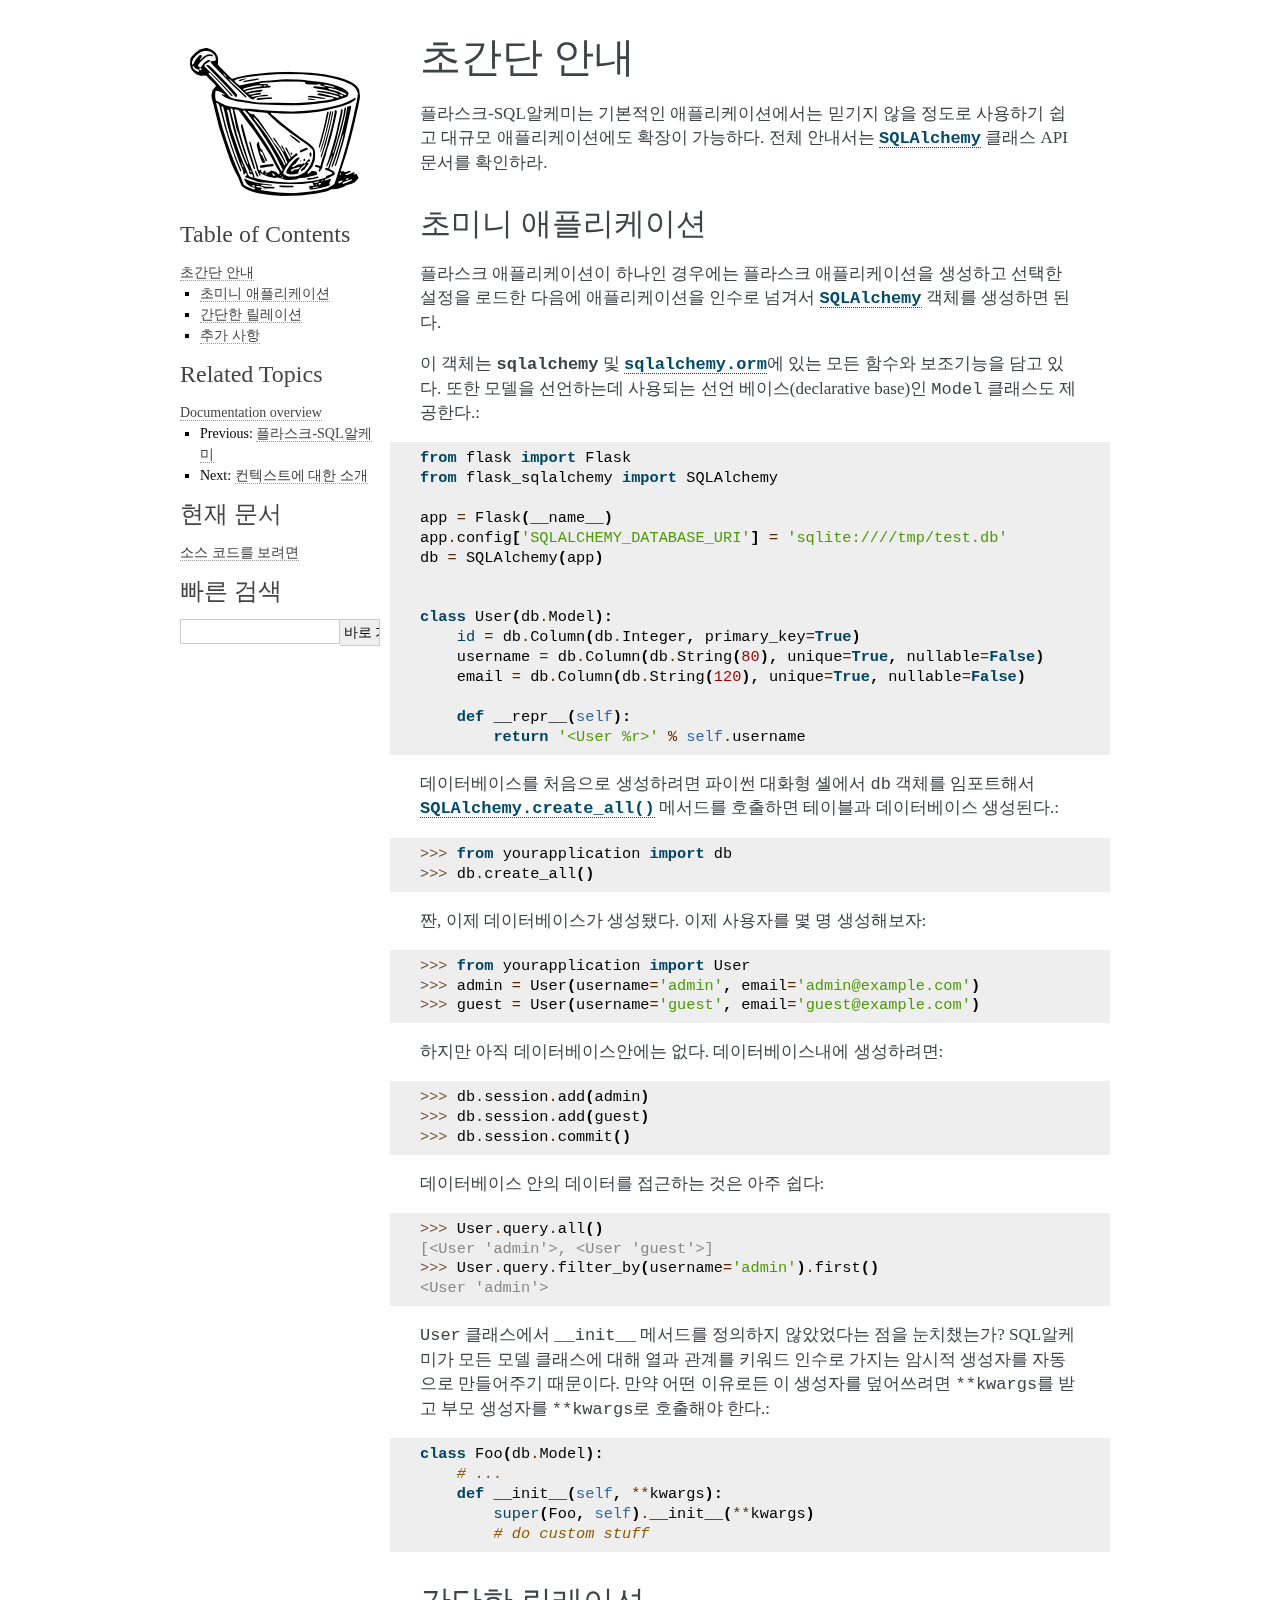
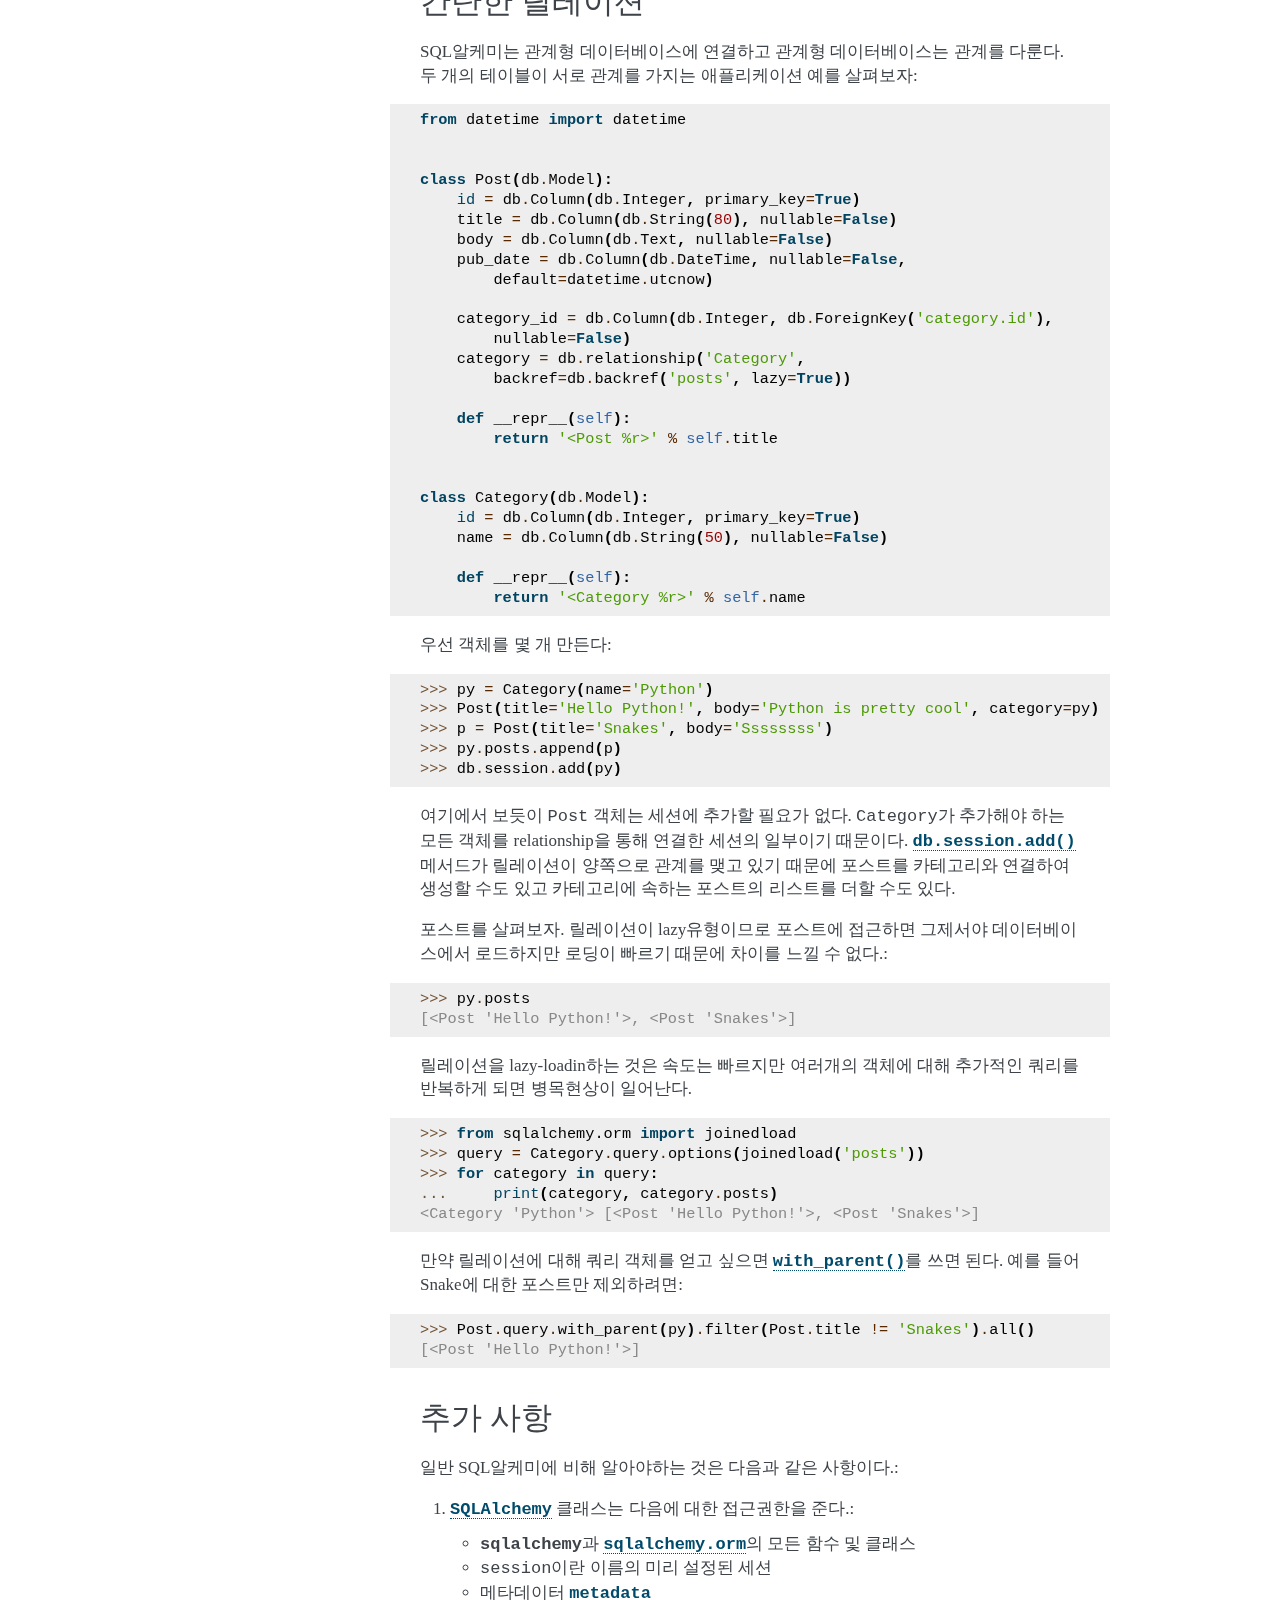
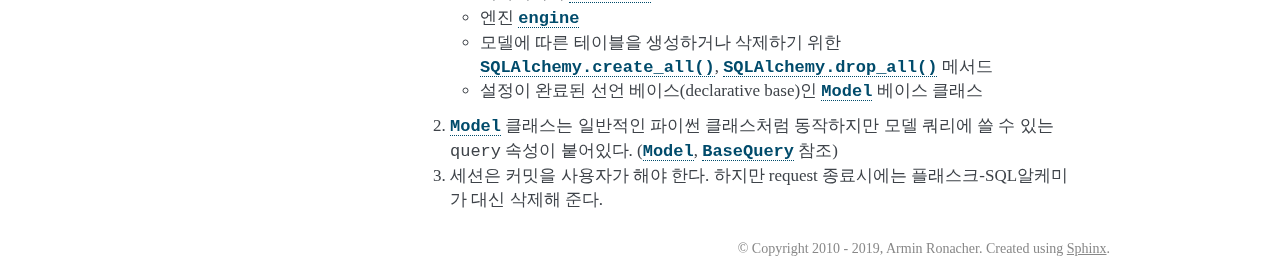
<file: docs/_build/html/quickstart.html>
<!DOCTYPE html PUBLIC "-//W3C//DTD XHTML 1.0 Transitional//EN"
  "http://www.w3.org/TR/xhtml1/DTD/xhtml1-transitional.dtd">

<html xmlns="http://www.w3.org/1999/xhtml" lang="ko">
  <head>
    <meta http-equiv="X-UA-Compatible" content="IE=Edge" />
    <meta http-equiv="Content-Type" content="text/html; charset=utf-8" />
    <title>초간단 안내 &#8212; Flask-SQLAlchemy 2.3.2.dev documentation</title>
    <link rel="stylesheet" href="_static/flasky.css" type="text/css" />
    <link rel="stylesheet" href="_static/pygments.css" type="text/css" />
    <script type="text/javascript" id="documentation_options" data-url_root="./" src="_static/documentation_options.js"></script>
    <script type="text/javascript" src="_static/jquery.js"></script>
    <script type="text/javascript" src="_static/underscore.js"></script>
    <script type="text/javascript" src="_static/doctools.js"></script>
    <script type="text/javascript" src="_static/language_data.js"></script>
    <script type="text/javascript" src="_static/translations.js"></script>
    <link rel="index" title="색인" href="genindex.html" />
    <link rel="search" title="검색" href="search.html" />
    <link rel="next" title="컨텍스트에 대한 소개" href="contexts.html" />
    <link rel="prev" title="플라스크-SQL알케미" href="index.html" />
   
  
  <link media="only screen and (max-device-width: 480px)" href="_static/small_flask.css" type= "text/css" rel="stylesheet" />

  </head><body>
  
  

    <div class="related" role="navigation" aria-label="related navigation">
      <h3>탐색</h3>
      <ul>
        <li class="right" style="margin-right: 10px">
          <a href="genindex.html" title="전체 색인"
             accesskey="I">색인</a></li>
        <li class="right" >
          <a href="py-modindex.html" title="Python 모듈 목록"
             >모듈</a> |</li>
        <li class="right" >
          <a href="contexts.html" title="컨텍스트에 대한 소개"
             accesskey="N">다음</a> |</li>
        <li class="right" >
          <a href="index.html" title="플라스크-SQL알케미"
             accesskey="P">이전</a> |</li>
        <li class="nav-item nav-item-0"><a href="index.html">Flask-SQLAlchemy 2.3.2.dev documentation</a> &#187;</li> 
      </ul>
    </div>  

    <div class="document">
      <div class="documentwrapper">
        <div class="bodywrapper">
          <div class="body" role="main">
            
  <div class="section" id="quickstart">
<span id="id1"></span><h1>초간단 안내<a class="headerlink" href="#quickstart" title="제목 주소">¶</a></h1>
<p>플라스크-SQL알케미는 기본적인 애플리케이션에서는 믿기지 않을 정도로 사용하기 쉽고 대규모 애플리케이션에도 확장이 가능하다. 전체 안내서는 <a class="reference internal" href="api.html#flask_sqlalchemy.SQLAlchemy" title="flask_sqlalchemy.SQLAlchemy"><code class="xref py py-class docutils literal notranslate"><span class="pre">SQLAlchemy</span></code></a> 클래스 API 문서를 확인하라.</p>
<div class="section" id="a-minimal-application">
<h2>초미니 애플리케이션<a class="headerlink" href="#a-minimal-application" title="제목 주소">¶</a></h2>
<p>플라스크 애플리케이션이 하나인 경우에는 플라스크 애플리케이션을 생성하고 선택한 설정을 로드한 다음에 애플리케이션을 인수로 넘겨서 <a class="reference internal" href="api.html#flask_sqlalchemy.SQLAlchemy" title="flask_sqlalchemy.SQLAlchemy"><code class="xref py py-class docutils literal notranslate"><span class="pre">SQLAlchemy</span></code></a> 객체를 생성하면 된다.</p>
<p>이 객체는 <code class="xref py py-mod docutils literal notranslate"><span class="pre">sqlalchemy</span></code> 및 <a class="reference external" href="https://docs.sqlalchemy.org/en/latest/orm/scalar_mapping.html#module-sqlalchemy.orm" title="(in SQLAlchemy v1.3)"><code class="xref py py-mod docutils literal notranslate"><span class="pre">sqlalchemy.orm</span></code></a>에 있는 모든 함수와 보조기능을 담고 있다. 또한 모델을 선언하는데 사용되는 선언 베이스(declarative base)인 <code class="docutils literal notranslate"><span class="pre">Model</span></code> 클래스도 제공한다.:</p>
<div class="highlight-default notranslate"><div class="highlight"><pre><span></span><span class="kn">from</span> <span class="nn">flask</span> <span class="k">import</span> <span class="n">Flask</span>
<span class="kn">from</span> <span class="nn">flask_sqlalchemy</span> <span class="k">import</span> <span class="n">SQLAlchemy</span>

<span class="n">app</span> <span class="o">=</span> <span class="n">Flask</span><span class="p">(</span><span class="vm">__name__</span><span class="p">)</span>
<span class="n">app</span><span class="o">.</span><span class="n">config</span><span class="p">[</span><span class="s1">&#39;SQLALCHEMY_DATABASE_URI&#39;</span><span class="p">]</span> <span class="o">=</span> <span class="s1">&#39;sqlite:////tmp/test.db&#39;</span>
<span class="n">db</span> <span class="o">=</span> <span class="n">SQLAlchemy</span><span class="p">(</span><span class="n">app</span><span class="p">)</span>


<span class="k">class</span> <span class="nc">User</span><span class="p">(</span><span class="n">db</span><span class="o">.</span><span class="n">Model</span><span class="p">):</span>
    <span class="nb">id</span> <span class="o">=</span> <span class="n">db</span><span class="o">.</span><span class="n">Column</span><span class="p">(</span><span class="n">db</span><span class="o">.</span><span class="n">Integer</span><span class="p">,</span> <span class="n">primary_key</span><span class="o">=</span><span class="kc">True</span><span class="p">)</span>
    <span class="n">username</span> <span class="o">=</span> <span class="n">db</span><span class="o">.</span><span class="n">Column</span><span class="p">(</span><span class="n">db</span><span class="o">.</span><span class="n">String</span><span class="p">(</span><span class="mi">80</span><span class="p">),</span> <span class="n">unique</span><span class="o">=</span><span class="kc">True</span><span class="p">,</span> <span class="n">nullable</span><span class="o">=</span><span class="kc">False</span><span class="p">)</span>
    <span class="n">email</span> <span class="o">=</span> <span class="n">db</span><span class="o">.</span><span class="n">Column</span><span class="p">(</span><span class="n">db</span><span class="o">.</span><span class="n">String</span><span class="p">(</span><span class="mi">120</span><span class="p">),</span> <span class="n">unique</span><span class="o">=</span><span class="kc">True</span><span class="p">,</span> <span class="n">nullable</span><span class="o">=</span><span class="kc">False</span><span class="p">)</span>

    <span class="k">def</span> <span class="nf">__repr__</span><span class="p">(</span><span class="bp">self</span><span class="p">):</span>
        <span class="k">return</span> <span class="s1">&#39;&lt;User </span><span class="si">%r</span><span class="s1">&gt;&#39;</span> <span class="o">%</span> <span class="bp">self</span><span class="o">.</span><span class="n">username</span>
</pre></div>
</div>
<p>데이터베이스를 처음으로 생성하려면 파이썬 대화형 셸에서 <code class="docutils literal notranslate"><span class="pre">db</span></code> 객체를 임포트해서 <a class="reference internal" href="api.html#flask_sqlalchemy.SQLAlchemy.create_all" title="flask_sqlalchemy.SQLAlchemy.create_all"><code class="xref py py-meth docutils literal notranslate"><span class="pre">SQLAlchemy.create_all()</span></code></a> 메서드를 호출하면 테이블과 데이터베이스 생성된다.:</p>
<div class="highlight-default notranslate"><div class="highlight"><pre><span></span><span class="gp">&gt;&gt;&gt; </span><span class="kn">from</span> <span class="nn">yourapplication</span> <span class="k">import</span> <span class="n">db</span>
<span class="gp">&gt;&gt;&gt; </span><span class="n">db</span><span class="o">.</span><span class="n">create_all</span><span class="p">()</span>
</pre></div>
</div>
<p>짠, 이제 데이터베이스가 생성됐다. 이제 사용자를 몇 명 생성해보자:</p>
<div class="highlight-default notranslate"><div class="highlight"><pre><span></span><span class="gp">&gt;&gt;&gt; </span><span class="kn">from</span> <span class="nn">yourapplication</span> <span class="k">import</span> <span class="n">User</span>
<span class="gp">&gt;&gt;&gt; </span><span class="n">admin</span> <span class="o">=</span> <span class="n">User</span><span class="p">(</span><span class="n">username</span><span class="o">=</span><span class="s1">&#39;admin&#39;</span><span class="p">,</span> <span class="n">email</span><span class="o">=</span><span class="s1">&#39;admin@example.com&#39;</span><span class="p">)</span>
<span class="gp">&gt;&gt;&gt; </span><span class="n">guest</span> <span class="o">=</span> <span class="n">User</span><span class="p">(</span><span class="n">username</span><span class="o">=</span><span class="s1">&#39;guest&#39;</span><span class="p">,</span> <span class="n">email</span><span class="o">=</span><span class="s1">&#39;guest@example.com&#39;</span><span class="p">)</span>
</pre></div>
</div>
<p>하지만 아직 데이터베이스안에는 없다. 데이터베이스내에 생성하려면:</p>
<div class="highlight-default notranslate"><div class="highlight"><pre><span></span><span class="gp">&gt;&gt;&gt; </span><span class="n">db</span><span class="o">.</span><span class="n">session</span><span class="o">.</span><span class="n">add</span><span class="p">(</span><span class="n">admin</span><span class="p">)</span>
<span class="gp">&gt;&gt;&gt; </span><span class="n">db</span><span class="o">.</span><span class="n">session</span><span class="o">.</span><span class="n">add</span><span class="p">(</span><span class="n">guest</span><span class="p">)</span>
<span class="gp">&gt;&gt;&gt; </span><span class="n">db</span><span class="o">.</span><span class="n">session</span><span class="o">.</span><span class="n">commit</span><span class="p">()</span>
</pre></div>
</div>
<p>데이터베이스 안의 데이터를 접근하는 것은 아주 쉽다:</p>
<div class="highlight-default notranslate"><div class="highlight"><pre><span></span><span class="gp">&gt;&gt;&gt; </span><span class="n">User</span><span class="o">.</span><span class="n">query</span><span class="o">.</span><span class="n">all</span><span class="p">()</span>
<span class="go">[&lt;User &#39;admin&#39;&gt;, &lt;User &#39;guest&#39;&gt;]</span>
<span class="gp">&gt;&gt;&gt; </span><span class="n">User</span><span class="o">.</span><span class="n">query</span><span class="o">.</span><span class="n">filter_by</span><span class="p">(</span><span class="n">username</span><span class="o">=</span><span class="s1">&#39;admin&#39;</span><span class="p">)</span><span class="o">.</span><span class="n">first</span><span class="p">()</span>
<span class="go">&lt;User &#39;admin&#39;&gt;</span>
</pre></div>
</div>
<p><code class="docutils literal notranslate"><span class="pre">User</span></code> 클래스에서 <code class="docutils literal notranslate"><span class="pre">__init__</span></code> 메서드를 정의하지 않았었다는 점을 눈치챘는가? SQL알케미가 모든 모델 클래스에 대해 열과 관계를 키워드 인수로 가지는 암시적 생성자를 자동으로 만들어주기 때문이다. 만약 어떤 이유로든 이 생성자를 덮어쓰려면 <code class="docutils literal notranslate"><span class="pre">**kwargs</span></code>를 받고 부모 생성자를 <code class="docutils literal notranslate"><span class="pre">**kwargs</span></code>로 호출해야 한다.:</p>
<div class="highlight-default notranslate"><div class="highlight"><pre><span></span><span class="k">class</span> <span class="nc">Foo</span><span class="p">(</span><span class="n">db</span><span class="o">.</span><span class="n">Model</span><span class="p">):</span>
    <span class="c1"># ...</span>
    <span class="k">def</span> <span class="nf">__init__</span><span class="p">(</span><span class="bp">self</span><span class="p">,</span> <span class="o">**</span><span class="n">kwargs</span><span class="p">):</span>
        <span class="nb">super</span><span class="p">(</span><span class="n">Foo</span><span class="p">,</span> <span class="bp">self</span><span class="p">)</span><span class="o">.</span><span class="fm">__init__</span><span class="p">(</span><span class="o">**</span><span class="n">kwargs</span><span class="p">)</span>
        <span class="c1"># do custom stuff</span>
</pre></div>
</div>
</div>
<div class="section" id="simple-relationships">
<h2>간단한 릴레이션<a class="headerlink" href="#simple-relationships" title="제목 주소">¶</a></h2>
<p>SQL알케미는 관계형 데이터베이스에 연결하고 관계형 데이터베이스는 관계를 다룬다. 두 개의 테이블이 서로 관계를 가지는 애플리케이션 예를 살펴보자:</p>
<div class="highlight-default notranslate"><div class="highlight"><pre><span></span><span class="kn">from</span> <span class="nn">datetime</span> <span class="k">import</span> <span class="n">datetime</span>


<span class="k">class</span> <span class="nc">Post</span><span class="p">(</span><span class="n">db</span><span class="o">.</span><span class="n">Model</span><span class="p">):</span>
    <span class="nb">id</span> <span class="o">=</span> <span class="n">db</span><span class="o">.</span><span class="n">Column</span><span class="p">(</span><span class="n">db</span><span class="o">.</span><span class="n">Integer</span><span class="p">,</span> <span class="n">primary_key</span><span class="o">=</span><span class="kc">True</span><span class="p">)</span>
    <span class="n">title</span> <span class="o">=</span> <span class="n">db</span><span class="o">.</span><span class="n">Column</span><span class="p">(</span><span class="n">db</span><span class="o">.</span><span class="n">String</span><span class="p">(</span><span class="mi">80</span><span class="p">),</span> <span class="n">nullable</span><span class="o">=</span><span class="kc">False</span><span class="p">)</span>
    <span class="n">body</span> <span class="o">=</span> <span class="n">db</span><span class="o">.</span><span class="n">Column</span><span class="p">(</span><span class="n">db</span><span class="o">.</span><span class="n">Text</span><span class="p">,</span> <span class="n">nullable</span><span class="o">=</span><span class="kc">False</span><span class="p">)</span>
    <span class="n">pub_date</span> <span class="o">=</span> <span class="n">db</span><span class="o">.</span><span class="n">Column</span><span class="p">(</span><span class="n">db</span><span class="o">.</span><span class="n">DateTime</span><span class="p">,</span> <span class="n">nullable</span><span class="o">=</span><span class="kc">False</span><span class="p">,</span>
        <span class="n">default</span><span class="o">=</span><span class="n">datetime</span><span class="o">.</span><span class="n">utcnow</span><span class="p">)</span>

    <span class="n">category_id</span> <span class="o">=</span> <span class="n">db</span><span class="o">.</span><span class="n">Column</span><span class="p">(</span><span class="n">db</span><span class="o">.</span><span class="n">Integer</span><span class="p">,</span> <span class="n">db</span><span class="o">.</span><span class="n">ForeignKey</span><span class="p">(</span><span class="s1">&#39;category.id&#39;</span><span class="p">),</span>
        <span class="n">nullable</span><span class="o">=</span><span class="kc">False</span><span class="p">)</span>
    <span class="n">category</span> <span class="o">=</span> <span class="n">db</span><span class="o">.</span><span class="n">relationship</span><span class="p">(</span><span class="s1">&#39;Category&#39;</span><span class="p">,</span>
        <span class="n">backref</span><span class="o">=</span><span class="n">db</span><span class="o">.</span><span class="n">backref</span><span class="p">(</span><span class="s1">&#39;posts&#39;</span><span class="p">,</span> <span class="n">lazy</span><span class="o">=</span><span class="kc">True</span><span class="p">))</span>

    <span class="k">def</span> <span class="nf">__repr__</span><span class="p">(</span><span class="bp">self</span><span class="p">):</span>
        <span class="k">return</span> <span class="s1">&#39;&lt;Post </span><span class="si">%r</span><span class="s1">&gt;&#39;</span> <span class="o">%</span> <span class="bp">self</span><span class="o">.</span><span class="n">title</span>


<span class="k">class</span> <span class="nc">Category</span><span class="p">(</span><span class="n">db</span><span class="o">.</span><span class="n">Model</span><span class="p">):</span>
    <span class="nb">id</span> <span class="o">=</span> <span class="n">db</span><span class="o">.</span><span class="n">Column</span><span class="p">(</span><span class="n">db</span><span class="o">.</span><span class="n">Integer</span><span class="p">,</span> <span class="n">primary_key</span><span class="o">=</span><span class="kc">True</span><span class="p">)</span>
    <span class="n">name</span> <span class="o">=</span> <span class="n">db</span><span class="o">.</span><span class="n">Column</span><span class="p">(</span><span class="n">db</span><span class="o">.</span><span class="n">String</span><span class="p">(</span><span class="mi">50</span><span class="p">),</span> <span class="n">nullable</span><span class="o">=</span><span class="kc">False</span><span class="p">)</span>

    <span class="k">def</span> <span class="nf">__repr__</span><span class="p">(</span><span class="bp">self</span><span class="p">):</span>
        <span class="k">return</span> <span class="s1">&#39;&lt;Category </span><span class="si">%r</span><span class="s1">&gt;&#39;</span> <span class="o">%</span> <span class="bp">self</span><span class="o">.</span><span class="n">name</span>
</pre></div>
</div>
<p>우선 객체를 몇 개 만든다:</p>
<div class="highlight-default notranslate"><div class="highlight"><pre><span></span><span class="gp">&gt;&gt;&gt; </span><span class="n">py</span> <span class="o">=</span> <span class="n">Category</span><span class="p">(</span><span class="n">name</span><span class="o">=</span><span class="s1">&#39;Python&#39;</span><span class="p">)</span>
<span class="gp">&gt;&gt;&gt; </span><span class="n">Post</span><span class="p">(</span><span class="n">title</span><span class="o">=</span><span class="s1">&#39;Hello Python!&#39;</span><span class="p">,</span> <span class="n">body</span><span class="o">=</span><span class="s1">&#39;Python is pretty cool&#39;</span><span class="p">,</span> <span class="n">category</span><span class="o">=</span><span class="n">py</span><span class="p">)</span>
<span class="gp">&gt;&gt;&gt; </span><span class="n">p</span> <span class="o">=</span> <span class="n">Post</span><span class="p">(</span><span class="n">title</span><span class="o">=</span><span class="s1">&#39;Snakes&#39;</span><span class="p">,</span> <span class="n">body</span><span class="o">=</span><span class="s1">&#39;Ssssssss&#39;</span><span class="p">)</span>
<span class="gp">&gt;&gt;&gt; </span><span class="n">py</span><span class="o">.</span><span class="n">posts</span><span class="o">.</span><span class="n">append</span><span class="p">(</span><span class="n">p</span><span class="p">)</span>
<span class="gp">&gt;&gt;&gt; </span><span class="n">db</span><span class="o">.</span><span class="n">session</span><span class="o">.</span><span class="n">add</span><span class="p">(</span><span class="n">py</span><span class="p">)</span>
</pre></div>
</div>
<p>여기에서 보듯이 <code class="docutils literal notranslate"><span class="pre">Post</span></code> 객체는 세션에 추가할 필요가 없다. <code class="docutils literal notranslate"><span class="pre">Category</span></code>가 추가해야 하는 모든 객체를 relationship을 통해 연결한 세션의 일부이기 때문이다. <a class="reference external" href="https://docs.sqlalchemy.org/en/latest/orm/session_api.html#sqlalchemy.orm.session.Session.add" title="(in SQLAlchemy v1.3)"><code class="xref py py-meth docutils literal notranslate"><span class="pre">db.session.add()</span></code></a> 메서드가 릴레이션이 양쪽으로 관계를 맺고 있기 때문에 포스트를 카테고리와 연결하여 생성할 수도 있고 카테고리에 속하는 포스트의 리스트를 더할 수도 있다.</p>
<p>포스트를 살펴보자. 릴레이션이 lazy유형이므로 포스트에 접근하면 그제서야 데이터베이스에서 로드하지만 로딩이 빠르기 때문에 차이를 느낄 수 없다.:</p>
<div class="highlight-default notranslate"><div class="highlight"><pre><span></span><span class="gp">&gt;&gt;&gt; </span><span class="n">py</span><span class="o">.</span><span class="n">posts</span>
<span class="go">[&lt;Post &#39;Hello Python!&#39;&gt;, &lt;Post &#39;Snakes&#39;&gt;]</span>
</pre></div>
</div>
<p>릴레이션을 lazy-loadin하는 것은 속도는 빠르지만 여러개의 객체에 대해 추가적인 쿼리를 반복하게 되면 병목현상이 일어난다.</p>
<div class="highlight-default notranslate"><div class="highlight"><pre><span></span><span class="gp">&gt;&gt;&gt; </span><span class="kn">from</span> <span class="nn">sqlalchemy.orm</span> <span class="k">import</span> <span class="n">joinedload</span>
<span class="gp">&gt;&gt;&gt; </span><span class="n">query</span> <span class="o">=</span> <span class="n">Category</span><span class="o">.</span><span class="n">query</span><span class="o">.</span><span class="n">options</span><span class="p">(</span><span class="n">joinedload</span><span class="p">(</span><span class="s1">&#39;posts&#39;</span><span class="p">))</span>
<span class="gp">&gt;&gt;&gt; </span><span class="k">for</span> <span class="n">category</span> <span class="ow">in</span> <span class="n">query</span><span class="p">:</span>
<span class="gp">... </span>    <span class="nb">print</span><span class="p">(</span><span class="n">category</span><span class="p">,</span> <span class="n">category</span><span class="o">.</span><span class="n">posts</span><span class="p">)</span>
<span class="go">&lt;Category &#39;Python&#39;&gt; [&lt;Post &#39;Hello Python!&#39;&gt;, &lt;Post &#39;Snakes&#39;&gt;]</span>
</pre></div>
</div>
<p>만약 릴레이션에 대해 쿼리 객체를 얻고 싶으면 <a class="reference external" href="https://docs.sqlalchemy.org/en/latest/orm/query.html#sqlalchemy.orm.query.Query.with_parent" title="(in SQLAlchemy v1.3)"><code class="xref py py-meth docutils literal notranslate"><span class="pre">with_parent()</span></code></a>를 쓰면 된다. 예를 들어 Snake에 대한 포스트만 제외하려면:</p>
<div class="highlight-default notranslate"><div class="highlight"><pre><span></span><span class="gp">&gt;&gt;&gt; </span><span class="n">Post</span><span class="o">.</span><span class="n">query</span><span class="o">.</span><span class="n">with_parent</span><span class="p">(</span><span class="n">py</span><span class="p">)</span><span class="o">.</span><span class="n">filter</span><span class="p">(</span><span class="n">Post</span><span class="o">.</span><span class="n">title</span> <span class="o">!=</span> <span class="s1">&#39;Snakes&#39;</span><span class="p">)</span><span class="o">.</span><span class="n">all</span><span class="p">()</span>
<span class="go">[&lt;Post &#39;Hello Python!&#39;&gt;]</span>
</pre></div>
</div>
</div>
<div class="section" id="road-to-enlightenment">
<h2>추가 사항<a class="headerlink" href="#road-to-enlightenment" title="제목 주소">¶</a></h2>
<p>일반 SQL알케미에 비해 알아야하는 것은 다음과 같은 사항이다.:</p>
<ol class="arabic simple">
<li><a class="reference internal" href="api.html#flask_sqlalchemy.SQLAlchemy" title="flask_sqlalchemy.SQLAlchemy"><code class="xref py py-class docutils literal notranslate"><span class="pre">SQLAlchemy</span></code></a> 클래스는 다음에 대한 접근권한을 준다.:<ul>
<li><code class="xref py py-mod docutils literal notranslate"><span class="pre">sqlalchemy</span></code>과 <a class="reference external" href="https://docs.sqlalchemy.org/en/latest/orm/scalar_mapping.html#module-sqlalchemy.orm" title="(in SQLAlchemy v1.3)"><code class="xref py py-mod docutils literal notranslate"><span class="pre">sqlalchemy.orm</span></code></a>의 모든 함수 및 클래스</li>
<li><code class="docutils literal notranslate"><span class="pre">session</span></code>이란 이름의 미리 설정된 세션</li>
<li>메타데이터 <a class="reference internal" href="api.html#flask_sqlalchemy.SQLAlchemy.metadata" title="flask_sqlalchemy.SQLAlchemy.metadata"><code class="xref py py-attr docutils literal notranslate"><span class="pre">metadata</span></code></a></li>
<li>엔진 <a class="reference internal" href="api.html#flask_sqlalchemy.SQLAlchemy.engine" title="flask_sqlalchemy.SQLAlchemy.engine"><code class="xref py py-attr docutils literal notranslate"><span class="pre">engine</span></code></a></li>
<li>모델에 따른 테이블을 생성하거나 삭제하기 위한 <a class="reference internal" href="api.html#flask_sqlalchemy.SQLAlchemy.create_all" title="flask_sqlalchemy.SQLAlchemy.create_all"><code class="xref py py-meth docutils literal notranslate"><span class="pre">SQLAlchemy.create_all()</span></code></a>, <a class="reference internal" href="api.html#flask_sqlalchemy.SQLAlchemy.drop_all" title="flask_sqlalchemy.SQLAlchemy.drop_all"><code class="xref py py-meth docutils literal notranslate"><span class="pre">SQLAlchemy.drop_all()</span></code></a> 메서드</li>
<li>설정이 완료된 선언 베이스(declarative base)인 <a class="reference internal" href="api.html#flask_sqlalchemy.Model" title="flask_sqlalchemy.Model"><code class="xref py py-class docutils literal notranslate"><span class="pre">Model</span></code></a> 베이스 클래스</li>
</ul>
</li>
<li><a class="reference internal" href="api.html#flask_sqlalchemy.Model" title="flask_sqlalchemy.Model"><code class="xref py py-class docutils literal notranslate"><span class="pre">Model</span></code></a> 클래스는 일반적인 파이썬 클래스처럼 동작하지만 모델 쿼리에 쓸 수 있는 <code class="docutils literal notranslate"><span class="pre">query</span></code> 속성이 붙어있다. (<a class="reference internal" href="api.html#flask_sqlalchemy.Model" title="flask_sqlalchemy.Model"><code class="xref py py-class docutils literal notranslate"><span class="pre">Model</span></code></a>, <a class="reference internal" href="api.html#flask_sqlalchemy.BaseQuery" title="flask_sqlalchemy.BaseQuery"><code class="xref py py-class docutils literal notranslate"><span class="pre">BaseQuery</span></code></a> 참조)</li>
<li>세션은 커밋을 사용자가 해야 한다. 하지만 request 종료시에는 플래스크-SQL알케미가 대신 삭제해 준다.</li>
</ol>
</div>
</div>


          </div>
        </div>
      </div>
      <div class="sphinxsidebar" role="navigation" aria-label="main navigation">
        <div class="sphinxsidebarwrapper"><p class="logo"><a href="index.html">
  <img class="logo" src="_static/flask-sqlalchemy-logo.png" alt="Logo"
    style="margin-left: -10px"/>
</a></p>
  <h3><a href="index.html">Table of Contents</a></h3>
  <ul>
<li><a class="reference internal" href="#">초간단 안내</a><ul>
<li><a class="reference internal" href="#a-minimal-application">초미니 애플리케이션</a></li>
<li><a class="reference internal" href="#simple-relationships">간단한 릴레이션</a></li>
<li><a class="reference internal" href="#road-to-enlightenment">추가 사항</a></li>
</ul>
</li>
</ul>
<h3>Related Topics</h3>
<ul>
  <li><a href="index.html">Documentation overview</a><ul>
      <li>Previous: <a href="index.html" title="이전 장">플라스크-SQL알케미</a></li>
      <li>Next: <a href="contexts.html" title="다음 장">컨텍스트에 대한 소개</a></li>
  </ul></li>
</ul>
  <div role="note" aria-label="source link">
    <h3>현재 문서</h3>
    <ul class="this-page-menu">
      <li><a href="_sources/quickstart.rst.txt"
            rel="nofollow">소스 코드를 보려면</a></li>
    </ul>
   </div>
<div id="searchbox" style="display: none" role="search">
  <h3>빠른 검색</h3>
    <div class="searchformwrapper">
    <form class="search" action="search.html" method="get">
      <input type="text" name="q" />
      <input type="submit" value="바로 가기" />
      <input type="hidden" name="check_keywords" value="yes" />
      <input type="hidden" name="area" value="default" />
    </form>
    </div>
</div>
<script type="text/javascript">$('#searchbox').show(0);</script>
        </div>
      </div>
      <div class="clearer"></div>
    </div>
  <div class="footer">
    &copy; Copyright 2010 - 2019, Armin Ronacher.
    Created using <a href="http://sphinx.pocoo.org/">Sphinx</a>.
  </div>
  
  </body>
</html>
</file>
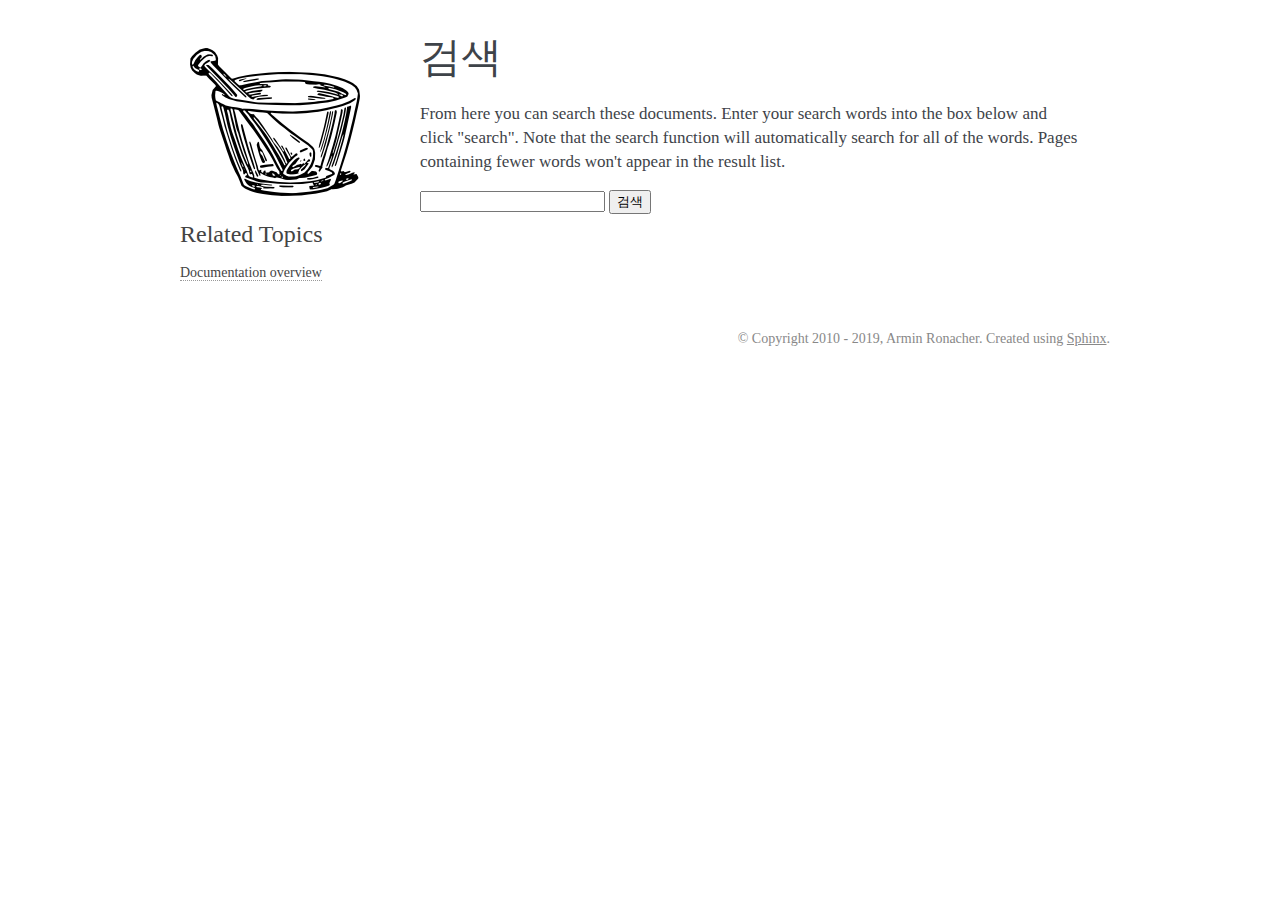
<file: docs/_build/html/search.html>
<!DOCTYPE html PUBLIC "-//W3C//DTD XHTML 1.0 Transitional//EN"
  "http://www.w3.org/TR/xhtml1/DTD/xhtml1-transitional.dtd">

<html xmlns="http://www.w3.org/1999/xhtml" lang="ko">
  <head>
    <meta http-equiv="X-UA-Compatible" content="IE=Edge" />
    <meta http-equiv="Content-Type" content="text/html; charset=utf-8" />
    <title>검색 &#8212; Flask-SQLAlchemy 2.3.2.dev documentation</title>
    <link rel="stylesheet" href="_static/flasky.css" type="text/css" />
    <link rel="stylesheet" href="_static/pygments.css" type="text/css" />
    
    <script type="text/javascript" id="documentation_options" data-url_root="./" src="_static/documentation_options.js"></script>
    <script type="text/javascript" src="_static/jquery.js"></script>
    <script type="text/javascript" src="_static/underscore.js"></script>
    <script type="text/javascript" src="_static/doctools.js"></script>
    <script type="text/javascript" src="_static/language_data.js"></script>
    <script type="text/javascript" src="_static/translations.js"></script>
    <script type="text/javascript" src="_static/searchtools.js"></script>
    <link rel="index" title="색인" href="genindex.html" />
    <link rel="search" title="검색" href="#" />
  <script type="text/javascript">
    jQuery(function() { Search.loadIndex("searchindex.js"); });
  </script>
  
  <script type="text/javascript" id="searchindexloader"></script>
  
   
  
  <link media="only screen and (max-device-width: 480px)" href="_static/small_flask.css" type= "text/css" rel="stylesheet" />


  </head><body>
  
  

    <div class="related" role="navigation" aria-label="related navigation">
      <h3>탐색</h3>
      <ul>
        <li class="right" style="margin-right: 10px">
          <a href="genindex.html" title="전체 색인"
             accesskey="I">색인</a></li>
        <li class="right" >
          <a href="py-modindex.html" title="Python 모듈 목록"
             >모듈</a> |</li>
        <li class="nav-item nav-item-0"><a href="index.html">Flask-SQLAlchemy 2.3.2.dev documentation</a> &#187;</li> 
      </ul>
    </div>  

    <div class="document">
      <div class="documentwrapper">
        <div class="bodywrapper">
          <div class="body" role="main">
            
  <h1 id="search-documentation">검색</h1>
  <div id="fallback" class="admonition warning">
  <script type="text/javascript">$('#fallback').hide();</script>
  <p>
    Please activate JavaScript to enable the search
    functionality.
  </p>
  </div>
  <p>
    From here you can search these documents. Enter your search
    words into the box below and click "search". Note that the search
    function will automatically search for all of the words. Pages
    containing fewer words won't appear in the result list.
  </p>
  <form action="" method="get">
    <input type="text" name="q" value="" />
    <input type="submit" value="검색" />
    <span id="search-progress" style="padding-left: 10px"></span>
  </form>
  
  <div id="search-results">
  
  </div>

          </div>
        </div>
      </div>
      <div class="sphinxsidebar" role="navigation" aria-label="main navigation">
        <div class="sphinxsidebarwrapper"><p class="logo"><a href="index.html">
  <img class="logo" src="_static/flask-sqlalchemy-logo.png" alt="Logo"
    style="margin-left: -10px"/>
</a></p><h3>Related Topics</h3>
<ul>
  <li><a href="index.html">Documentation overview</a><ul>
  </ul></li>
</ul>
        </div>
      </div>
      <div class="clearer"></div>
    </div>
  <div class="footer">
    &copy; Copyright 2010 - 2019, Armin Ronacher.
    Created using <a href="http://sphinx.pocoo.org/">Sphinx</a>.
  </div>
  
  </body>
</html>
</file>
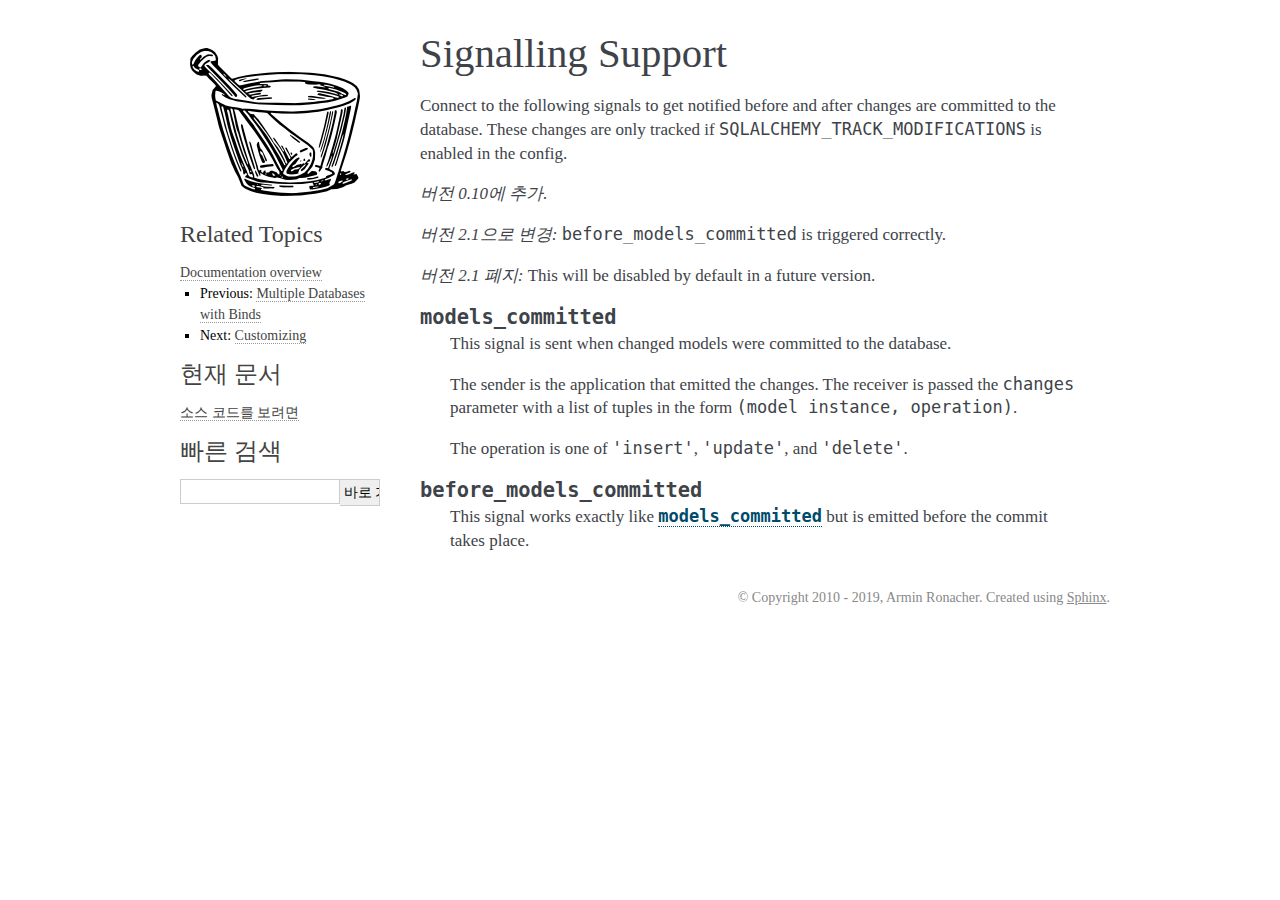
<file: docs/_build/html/signals.html>
<!DOCTYPE html PUBLIC "-//W3C//DTD XHTML 1.0 Transitional//EN"
  "http://www.w3.org/TR/xhtml1/DTD/xhtml1-transitional.dtd">

<html xmlns="http://www.w3.org/1999/xhtml" lang="ko">
  <head>
    <meta http-equiv="X-UA-Compatible" content="IE=Edge" />
    <meta http-equiv="Content-Type" content="text/html; charset=utf-8" />
    <title>Signalling Support &#8212; Flask-SQLAlchemy 2.3.2.dev documentation</title>
    <link rel="stylesheet" href="_static/flasky.css" type="text/css" />
    <link rel="stylesheet" href="_static/pygments.css" type="text/css" />
    <script type="text/javascript" id="documentation_options" data-url_root="./" src="_static/documentation_options.js"></script>
    <script type="text/javascript" src="_static/jquery.js"></script>
    <script type="text/javascript" src="_static/underscore.js"></script>
    <script type="text/javascript" src="_static/doctools.js"></script>
    <script type="text/javascript" src="_static/language_data.js"></script>
    <script type="text/javascript" src="_static/translations.js"></script>
    <link rel="index" title="색인" href="genindex.html" />
    <link rel="search" title="검색" href="search.html" />
    <link rel="next" title="Customizing" href="customizing.html" />
    <link rel="prev" title="Multiple Databases with Binds" href="binds.html" />
   
  
  <link media="only screen and (max-device-width: 480px)" href="_static/small_flask.css" type= "text/css" rel="stylesheet" />

  </head><body>
  
  

    <div class="related" role="navigation" aria-label="related navigation">
      <h3>탐색</h3>
      <ul>
        <li class="right" style="margin-right: 10px">
          <a href="genindex.html" title="전체 색인"
             accesskey="I">색인</a></li>
        <li class="right" >
          <a href="py-modindex.html" title="Python 모듈 목록"
             >모듈</a> |</li>
        <li class="right" >
          <a href="customizing.html" title="Customizing"
             accesskey="N">다음</a> |</li>
        <li class="right" >
          <a href="binds.html" title="Multiple Databases with Binds"
             accesskey="P">이전</a> |</li>
        <li class="nav-item nav-item-0"><a href="index.html">Flask-SQLAlchemy 2.3.2.dev documentation</a> &#187;</li> 
      </ul>
    </div>  

    <div class="document">
      <div class="documentwrapper">
        <div class="bodywrapper">
          <div class="body" role="main">
            
  <div class="section" id="signalling-support">
<h1>Signalling Support<a class="headerlink" href="#signalling-support" title="제목 주소">¶</a></h1>
<p>Connect to the following signals to get notified before and after changes are committed to the database.
These changes are only tracked if <code class="docutils literal notranslate"><span class="pre">SQLALCHEMY_TRACK_MODIFICATIONS</span></code> is enabled in the config.</p>
<div class="versionadded">
<p><span class="versionmodified">버전 0.10에 추가.</span></p>
</div>
<div class="versionchanged">
<p><span class="versionmodified">버전 2.1으로 변경: </span><code class="docutils literal notranslate"><span class="pre">before_models_committed</span></code> is triggered correctly.</p>
</div>
<div class="deprecated">
<p><span class="versionmodified">버전 2.1 폐지: </span>This will be disabled by default in a future version.</p>
</div>
<dl class="data">
<dt id="models_committed">
<code class="descname">models_committed</code><a class="headerlink" href="#models_committed" title="정의 주소">¶</a></dt>
<dd><p>This signal is sent when changed models were committed to the database.</p>
<p>The sender is the application that emitted the changes.
The receiver is passed the <code class="docutils literal notranslate"><span class="pre">changes</span></code> parameter with a list of tuples in the form <code class="docutils literal notranslate"><span class="pre">(model</span> <span class="pre">instance,</span> <span class="pre">operation)</span></code>.</p>
<p>The operation is one of <code class="docutils literal notranslate"><span class="pre">'insert'</span></code>, <code class="docutils literal notranslate"><span class="pre">'update'</span></code>, and <code class="docutils literal notranslate"><span class="pre">'delete'</span></code>.</p>
</dd></dl>

<dl class="data">
<dt id="before_models_committed">
<code class="descname">before_models_committed</code><a class="headerlink" href="#before_models_committed" title="정의 주소">¶</a></dt>
<dd><p>This signal works exactly like <a class="reference internal" href="#models_committed" title="models_committed"><code class="xref py py-data docutils literal notranslate"><span class="pre">models_committed</span></code></a> but is emitted before the commit takes place.</p>
</dd></dl>

</div>


          </div>
        </div>
      </div>
      <div class="sphinxsidebar" role="navigation" aria-label="main navigation">
        <div class="sphinxsidebarwrapper"><p class="logo"><a href="index.html">
  <img class="logo" src="_static/flask-sqlalchemy-logo.png" alt="Logo"
    style="margin-left: -10px"/>
</a></p><h3>Related Topics</h3>
<ul>
  <li><a href="index.html">Documentation overview</a><ul>
      <li>Previous: <a href="binds.html" title="이전 장">Multiple Databases with Binds</a></li>
      <li>Next: <a href="customizing.html" title="다음 장">Customizing</a></li>
  </ul></li>
</ul>
  <div role="note" aria-label="source link">
    <h3>현재 문서</h3>
    <ul class="this-page-menu">
      <li><a href="_sources/signals.rst.txt"
            rel="nofollow">소스 코드를 보려면</a></li>
    </ul>
   </div>
<div id="searchbox" style="display: none" role="search">
  <h3>빠른 검색</h3>
    <div class="searchformwrapper">
    <form class="search" action="search.html" method="get">
      <input type="text" name="q" />
      <input type="submit" value="바로 가기" />
      <input type="hidden" name="check_keywords" value="yes" />
      <input type="hidden" name="area" value="default" />
    </form>
    </div>
</div>
<script type="text/javascript">$('#searchbox').show(0);</script>
        </div>
      </div>
      <div class="clearer"></div>
    </div>
  <div class="footer">
    &copy; Copyright 2010 - 2019, Armin Ronacher.
    Created using <a href="http://sphinx.pocoo.org/">Sphinx</a>.
  </div>
  
  </body>
</html>
</file>
<file: docs/_build/html/_static/flasky.css>
/*
 * flasky.css_t
 * ~~~~~~~~~~~~
 *
 * :copyright: Copyright 2010 by Armin Ronacher.
 * :license: Flask Design License, see LICENSE for details.
 */



 
@import url("basic.css");
 
/* -- page layout ----------------------------------------------------------- */
 
body {
    font-family: 'Georgia', serif;
    font-size: 17px;
    background-color: white;
    color: #000;
    margin: 0;
    padding: 0;
}

div.document {
    width: 940px;
    margin: 30px auto 0 auto;
}

div.documentwrapper {
    float: left;
    width: 100%;
}

div.bodywrapper {
    margin: 0 0 0 220px;
}

div.sphinxsidebar {
    width: 220px;
}

hr {
    border: 1px solid #B1B4B6;
}
 
div.body {
    background-color: #ffffff;
    color: #3E4349;
    padding: 0 30px 0 30px;
}

img.floatingflask {
    padding: 0 0 10px 10px;
    float: right;
}
 
div.footer {
    width: 940px;
    margin: 20px auto 30px auto;
    font-size: 14px;
    color: #888;
    text-align: right;
}

div.footer a {
    color: #888;
}

div.related {
    display: none;
}
 
div.sphinxsidebar a {
    color: #444;
    text-decoration: none;
    border-bottom: 1px dotted #999;
}

div.sphinxsidebar a:hover {
    border-bottom: 1px solid #999;
}
 
div.sphinxsidebar {
    font-size: 14px;
    line-height: 1.5;
}

div.sphinxsidebarwrapper {
    padding: 18px 10px;
}

div.sphinxsidebarwrapper p.logo {
    padding: 0 0 20px 0;
    margin: 0;
    text-align: center;
}
 
div.sphinxsidebar h3,
div.sphinxsidebar h4 {
    font-family: 'Garamond', 'Georgia', serif;
    color: #444;
    font-size: 24px;
    font-weight: normal;
    margin: 0 0 5px 0;
    padding: 0;
}

div.sphinxsidebar h4 {
    font-size: 20px;
}
 
div.sphinxsidebar h3 a {
    color: #444;
}

div.sphinxsidebar p.logo a,
div.sphinxsidebar h3 a,
div.sphinxsidebar p.logo a:hover,
div.sphinxsidebar h3 a:hover {
    border: none;
}
 
div.sphinxsidebar p {
    color: #555;
    margin: 10px 0;
}

div.sphinxsidebar ul {
    margin: 10px 0;
    padding: 0;
    color: #000;
}
 
div.sphinxsidebar input {
    border: 1px solid #ccc;
    font-family: 'Georgia', serif;
    font-size: 1em;
}
 
/* -- body styles ----------------------------------------------------------- */
 
a {
    color: #004B6B;
    text-decoration: underline;
}
 
a:hover {
    color: #6D4100;
    text-decoration: underline;
}
 
div.body h1,
div.body h2,
div.body h3,
div.body h4,
div.body h5,
div.body h6 {
    font-family: 'Garamond', 'Georgia', serif;
    font-weight: normal;
    margin: 30px 0px 10px 0px;
    padding: 0;
}


div.indexwrapper h1 {
    text-indent: -999999px;
    background: url(flask-sqlalchemy-title.png) no-repeat center center;
    height: 120px;
}

 
div.body h1 { margin-top: 0; padding-top: 0; font-size: 240%; }
div.body h2 { font-size: 180%; }
div.body h3 { font-size: 150%; }
div.body h4 { font-size: 130%; }
div.body h5 { font-size: 100%; }
div.body h6 { font-size: 100%; }
 
a.headerlink {
    color: #ddd;
    padding: 0 4px;
    text-decoration: none;
}
 
a.headerlink:hover {
    color: #444;
    background: #eaeaea;
}
 
div.body p, div.body dd, div.body li {
    line-height: 1.4em;
}

div.admonition {
    background: #fafafa;
    margin: 20px -30px;
    padding: 10px 30px;
    border-top: 1px solid #ccc;
    border-bottom: 1px solid #ccc;
}

div.admonition tt.xref, div.admonition a tt {
    border-bottom: 1px solid #fafafa;
}

dd div.admonition {
    margin-left: -60px;
    padding-left: 60px;
}

div.admonition p.admonition-title {
    font-family: 'Garamond', 'Georgia', serif;
    font-weight: normal;
    font-size: 24px;
    margin: 0 0 10px 0;
    padding: 0;
    line-height: 1;
}

div.admonition p.last {
    margin-bottom: 0;
}

div.highlight {
    background-color: white;
}

dt:target, .highlight {
    background: #FAF3E8;
}

div.note {
    background-color: #eee;
    border: 1px solid #ccc;
}
 
div.seealso {
    background-color: #ffc;
    border: 1px solid #ff6;
}
 
div.topic {
    background-color: #eee;
}
 
p.admonition-title {
    display: inline;
}
 
p.admonition-title:after {
    content: ":";
}

pre, tt {
    font-family: 'Consolas', 'Menlo', 'Deja Vu Sans Mono', 'Bitstream Vera Sans Mono', monospace;
    font-size: 0.9em;
}

img.screenshot {
}

tt.descname, tt.descclassname {
    font-size: 0.95em;
}

tt.descname {
    padding-right: 0.08em;
}

img.screenshot {
    -moz-box-shadow: 2px 2px 4px #eee;
    -webkit-box-shadow: 2px 2px 4px #eee;
    box-shadow: 2px 2px 4px #eee;
}

table.docutils {
    border: 1px solid #888;
    -moz-box-shadow: 2px 2px 4px #eee;
    -webkit-box-shadow: 2px 2px 4px #eee;
    box-shadow: 2px 2px 4px #eee;
}

table.docutils td, table.docutils th {
    border: 1px solid #888;
    padding: 0.25em 0.7em;
}

table.field-list, table.footnote {
    border: none;
    -moz-box-shadow: none;
    -webkit-box-shadow: none;
    box-shadow: none;
}

table.footnote {
    margin: 15px 0;
    width: 100%;
    border: 1px solid #eee;
    background: #fdfdfd;
    font-size: 0.9em;
}

table.footnote + table.footnote {
    margin-top: -15px;
    border-top: none;
}

table.field-list th {
    padding: 0 0.8em 0 0;
}

table.field-list td {
    padding: 0;
}

table.footnote td.label {
    width: 0px;
    padding: 0.3em 0 0.3em 0.5em;
}

table.footnote td {
    padding: 0.3em 0.5em;
}

dl {
    margin: 0;
    padding: 0;
}

dl dd {
    margin-left: 30px;
}

blockquote {
    margin: 0 0 0 30px;
    padding: 0;
}

ul, ol {
    margin: 10px 0 10px 30px;
    padding: 0;
}
 
pre {
    background: #eee;
    padding: 7px 30px;
    margin: 15px -30px;
    line-height: 1.3em;
}

dl pre, blockquote pre, li pre {
    margin-left: -60px;
    padding-left: 60px;
}

dl dl pre {
    margin-left: -90px;
    padding-left: 90px;
}
 
tt {
    background-color: #ecf0f3;
    color: #222;
    /* padding: 1px 2px; */
}

tt.xref, a tt {
    background-color: #FBFBFB;
    border-bottom: 1px solid white;
}

a.reference {
    text-decoration: none;
    border-bottom: 1px dotted #004B6B;
}

a.reference:hover {
    border-bottom: 1px solid #6D4100;
}

a.footnote-reference {
    text-decoration: none;
    font-size: 0.7em;
    vertical-align: top;
    border-bottom: 1px dotted #004B6B;
}

a.footnote-reference:hover {
    border-bottom: 1px solid #6D4100;
}

a:hover tt {
    background: #EEE;
}
</file>
<file: docs/_build/html/_static/pygments.css>
.highlight .hll { background-color: #ffffcc }
.highlight  { background: #f8f8f8; }
.highlight .c { color: #8f5902; font-style: italic } /* Comment */
.highlight .err { color: #a40000; border: 1px solid #ef2929 } /* Error */
.highlight .g { color: #000000 } /* Generic */
.highlight .k { color: #004461; font-weight: bold } /* Keyword */
.highlight .l { color: #000000 } /* Literal */
.highlight .n { color: #000000 } /* Name */
.highlight .o { color: #582800 } /* Operator */
.highlight .x { color: #000000 } /* Other */
.highlight .p { color: #000000; font-weight: bold } /* Punctuation */
.highlight .ch { color: #8f5902; font-style: italic } /* Comment.Hashbang */
.highlight .cm { color: #8f5902; font-style: italic } /* Comment.Multiline */
.highlight .cp { color: #8f5902 } /* Comment.Preproc */
.highlight .cpf { color: #8f5902; font-style: italic } /* Comment.PreprocFile */
.highlight .c1 { color: #8f5902; font-style: italic } /* Comment.Single */
.highlight .cs { color: #8f5902; font-style: italic } /* Comment.Special */
.highlight .gd { color: #a40000 } /* Generic.Deleted */
.highlight .ge { color: #000000; font-style: italic } /* Generic.Emph */
.highlight .gr { color: #ef2929 } /* Generic.Error */
.highlight .gh { color: #000080; font-weight: bold } /* Generic.Heading */
.highlight .gi { color: #00A000 } /* Generic.Inserted */
.highlight .go { color: #888888 } /* Generic.Output */
.highlight .gp { color: #745334 } /* Generic.Prompt */
.highlight .gs { color: #000000; font-weight: bold } /* Generic.Strong */
.highlight .gu { color: #800080; font-weight: bold } /* Generic.Subheading */
.highlight .gt { color: #a40000; font-weight: bold } /* Generic.Traceback */
.highlight .kc { color: #004461; font-weight: bold } /* Keyword.Constant */
.highlight .kd { color: #004461; font-weight: bold } /* Keyword.Declaration */
.highlight .kn { color: #004461; font-weight: bold } /* Keyword.Namespace */
.highlight .kp { color: #004461; font-weight: bold } /* Keyword.Pseudo */
.highlight .kr { color: #004461; font-weight: bold } /* Keyword.Reserved */
.highlight .kt { color: #004461; font-weight: bold } /* Keyword.Type */
.highlight .ld { color: #000000 } /* Literal.Date */
.highlight .m { color: #990000 } /* Literal.Number */
.highlight .s { color: #4e9a06 } /* Literal.String */
.highlight .na { color: #c4a000 } /* Name.Attribute */
.highlight .nb { color: #004461 } /* Name.Builtin */
.highlight .nc { color: #000000 } /* Name.Class */
.highlight .no { color: #000000 } /* Name.Constant */
.highlight .nd { color: #888888 } /* Name.Decorator */
.highlight .ni { color: #ce5c00 } /* Name.Entity */
.highlight .ne { color: #cc0000; font-weight: bold } /* Name.Exception */
.highlight .nf { color: #000000 } /* Name.Function */
.highlight .nl { color: #f57900 } /* Name.Label */
.highlight .nn { color: #000000 } /* Name.Namespace */
.highlight .nx { color: #000000 } /* Name.Other */
.highlight .py { color: #000000 } /* Name.Property */
.highlight .nt { color: #004461; font-weight: bold } /* Name.Tag */
.highlight .nv { color: #000000 } /* Name.Variable */
.highlight .ow { color: #004461; font-weight: bold } /* Operator.Word */
.highlight .w { color: #f8f8f8; text-decoration: underline } /* Text.Whitespace */
.highlight .mb { color: #990000 } /* Literal.Number.Bin */
.highlight .mf { color: #990000 } /* Literal.Number.Float */
.highlight .mh { color: #990000 } /* Literal.Number.Hex */
.highlight .mi { color: #990000 } /* Literal.Number.Integer */
.highlight .mo { color: #990000 } /* Literal.Number.Oct */
.highlight .sa { color: #4e9a06 } /* Literal.String.Affix */
.highlight .sb { color: #4e9a06 } /* Literal.String.Backtick */
.highlight .sc { color: #4e9a06 } /* Literal.String.Char */
.highlight .dl { color: #4e9a06 } /* Literal.String.Delimiter */
.highlight .sd { color: #8f5902; font-style: italic } /* Literal.String.Doc */
.highlight .s2 { color: #4e9a06 } /* Literal.String.Double */
.highlight .se { color: #4e9a06 } /* Literal.String.Escape */
.highlight .sh { color: #4e9a06 } /* Literal.String.Heredoc */
.highlight .si { color: #4e9a06 } /* Literal.String.Interpol */
.highlight .sx { color: #4e9a06 } /* Literal.String.Other */
.highlight .sr { color: #4e9a06 } /* Literal.String.Regex */
.highlight .s1 { color: #4e9a06 } /* Literal.String.Single */
.highlight .ss { color: #4e9a06 } /* Literal.String.Symbol */
.highlight .bp { color: #3465a4 } /* Name.Builtin.Pseudo */
.highlight .fm { color: #000000 } /* Name.Function.Magic */
.highlight .vc { color: #000000 } /* Name.Variable.Class */
.highlight .vg { color: #000000 } /* Name.Variable.Global */
.highlight .vi { color: #000000 } /* Name.Variable.Instance */
.highlight .vm { color: #000000 } /* Name.Variable.Magic */
.highlight .il { color: #990000 } /* Literal.Number.Integer.Long */
</file>
<file: docs/_build/html/_static/small_flask.css>
/*
 * small_flask.css_t
 * ~~~~~~~~~~~~~~~~~
 *
 * :copyright: Copyright 2010 by Armin Ronacher.
 * :license: Flask Design License, see LICENSE for details.
 */

body {
    margin: 0;
    padding: 20px 30px;
}

div.documentwrapper {
    float: none;
    background: white;
}

div.sphinxsidebar {
    display: block;
    float: none;
    width: 102.5%;
    margin: 50px -30px -20px -30px;
    padding: 10px 20px;
    background: #333;
    color: white;
}

div.sphinxsidebar h3, div.sphinxsidebar h4, div.sphinxsidebar p,
div.sphinxsidebar h3 a {
    color: white;
}

div.sphinxsidebar a {
    color: #aaa;
}

div.sphinxsidebar p.logo {
    display: none;
}

div.document {
    width: 100%;
    margin: 0;
}

div.related {
    display: block;
    margin: 0;
    padding: 10px 0 20px 0;
}

div.related ul,
div.related ul li {
    margin: 0;
    padding: 0;
}

div.footer {
    display: none;
}

div.bodywrapper {
    margin: 0;
}

div.body {
    min-height: 0;
    padding: 0;
}
</file>
